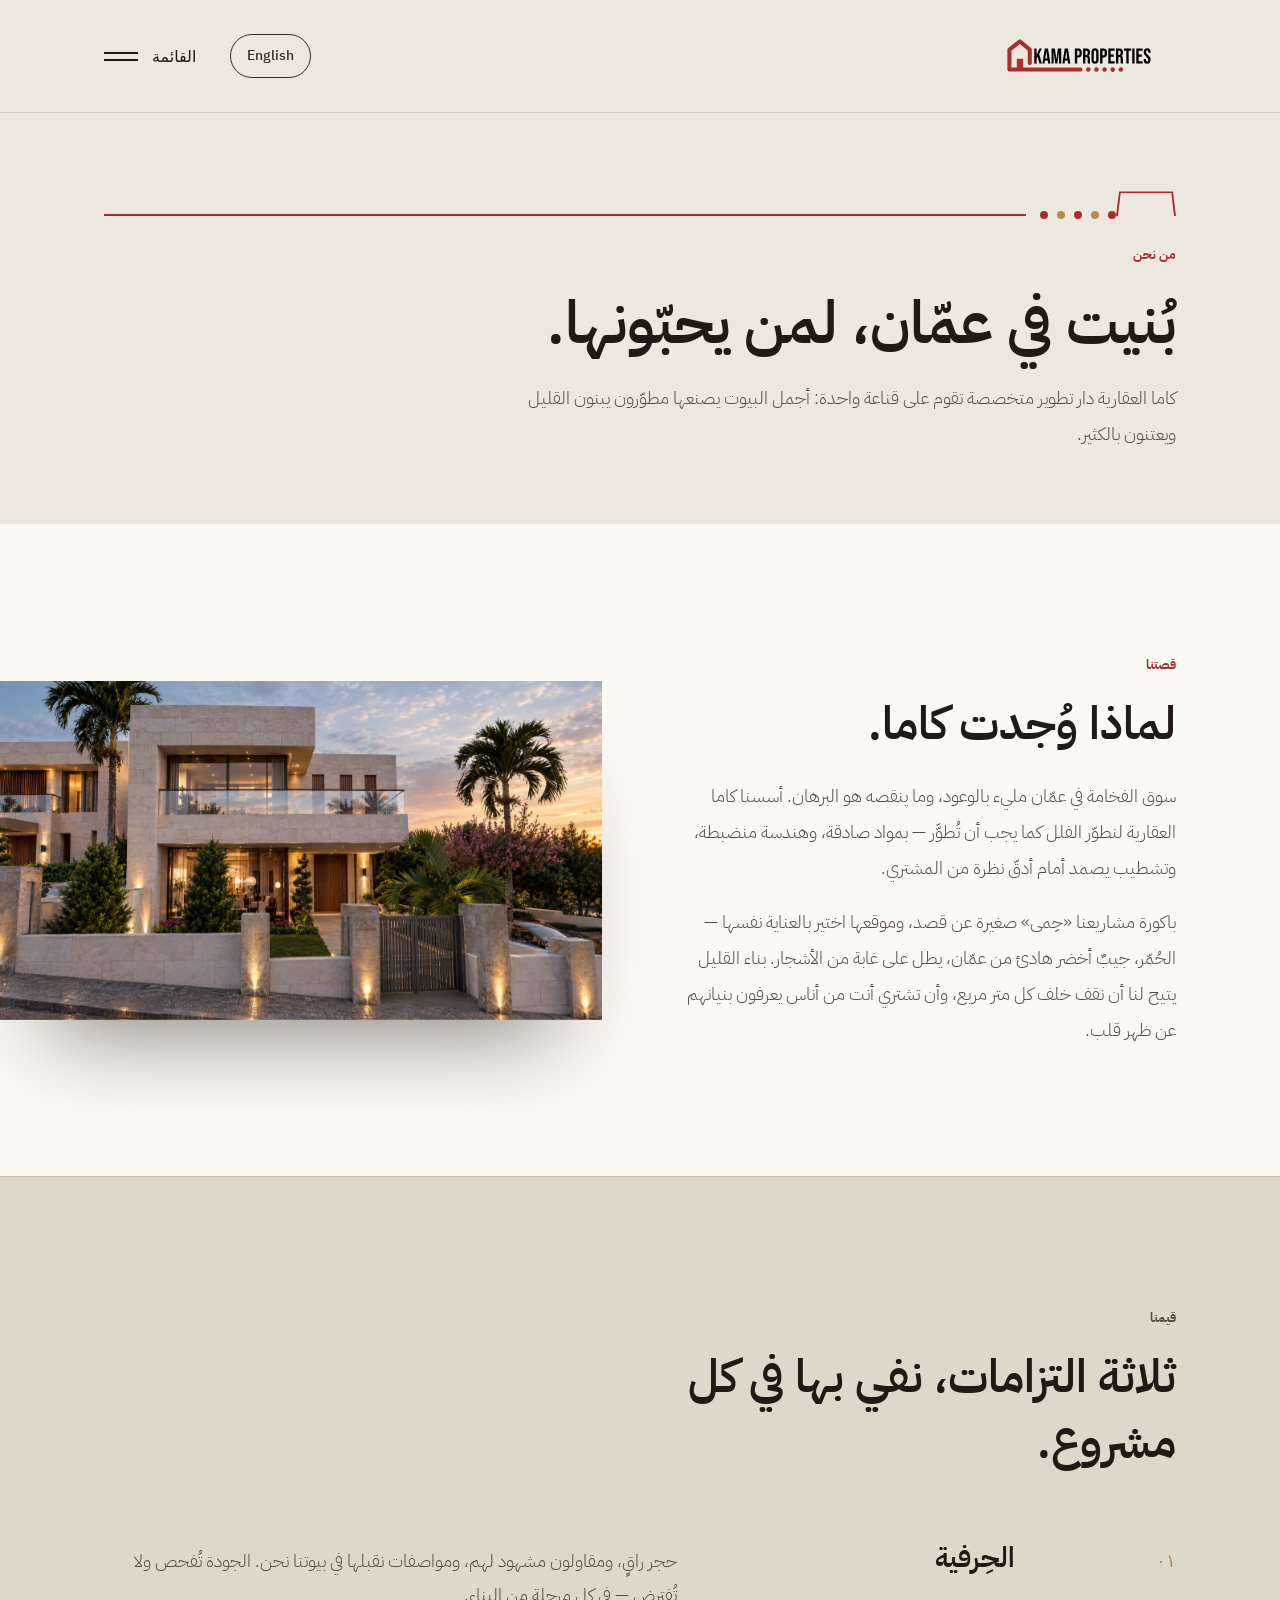
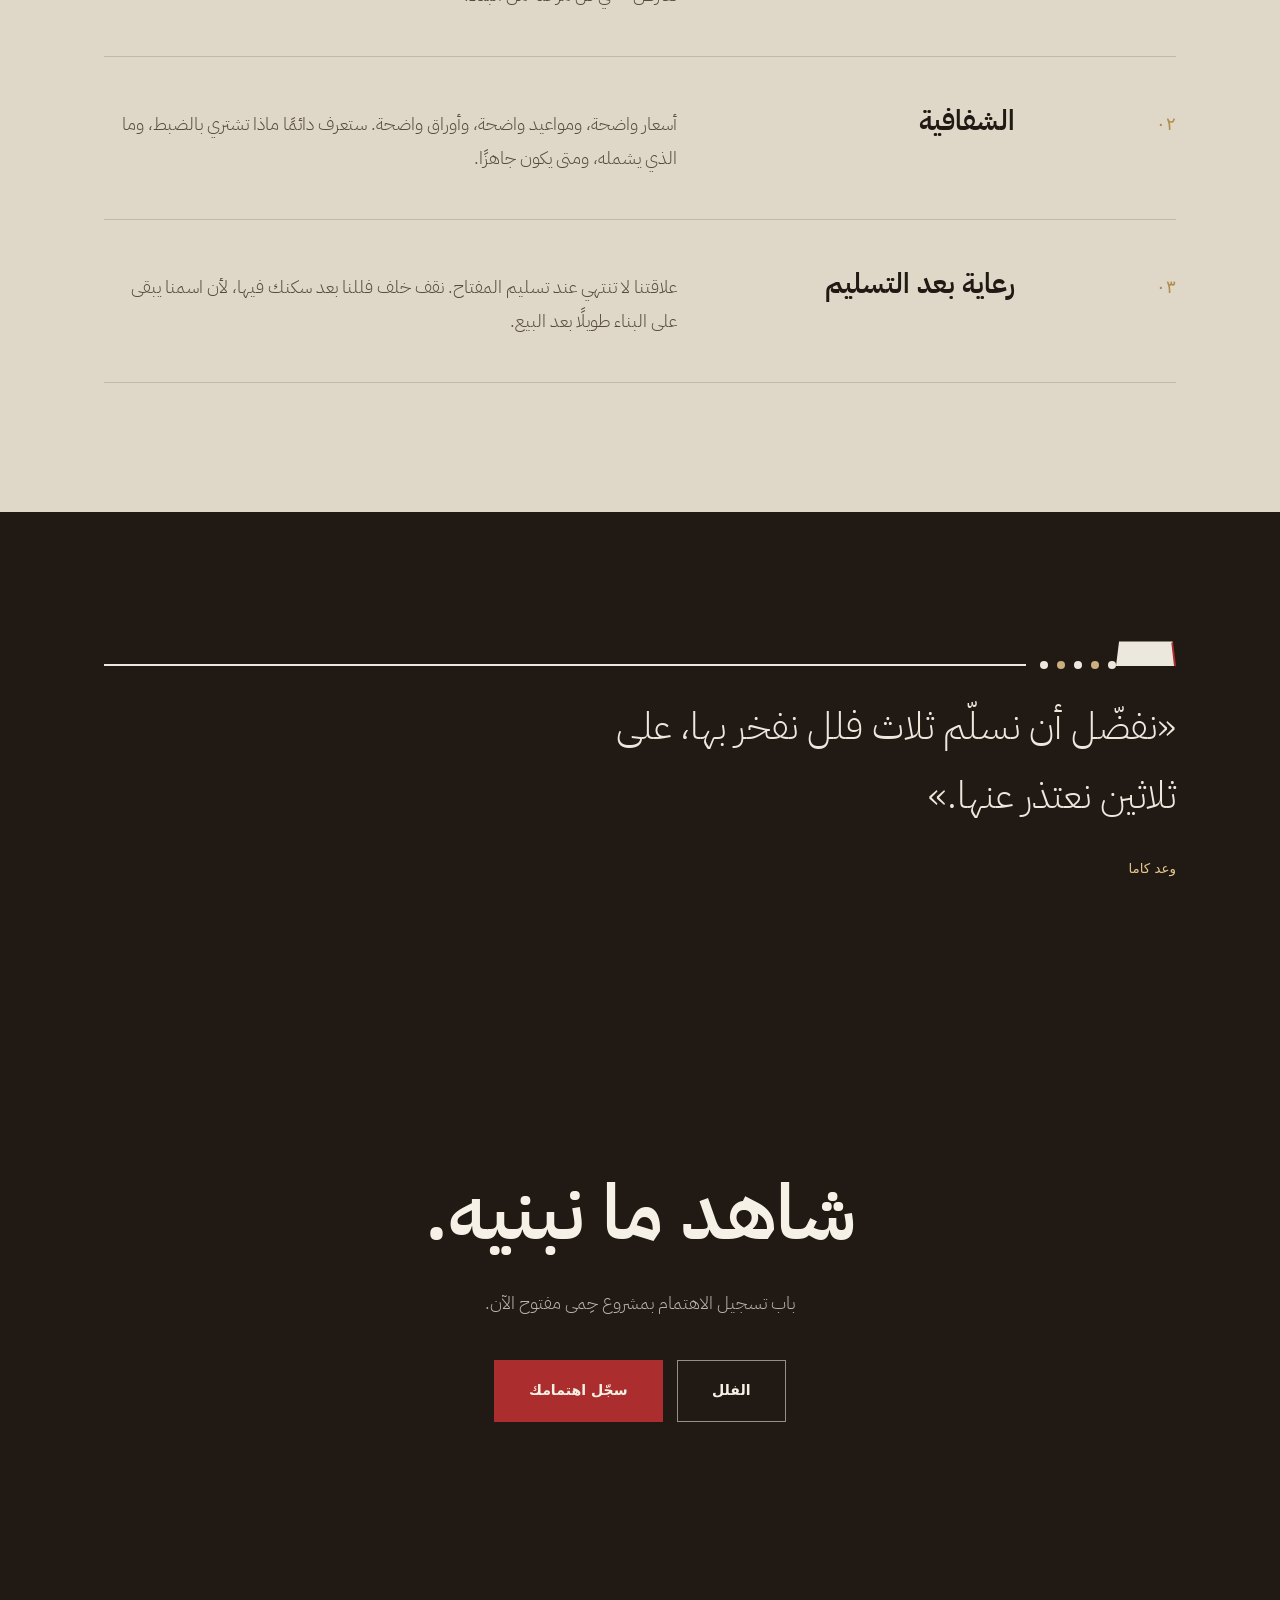
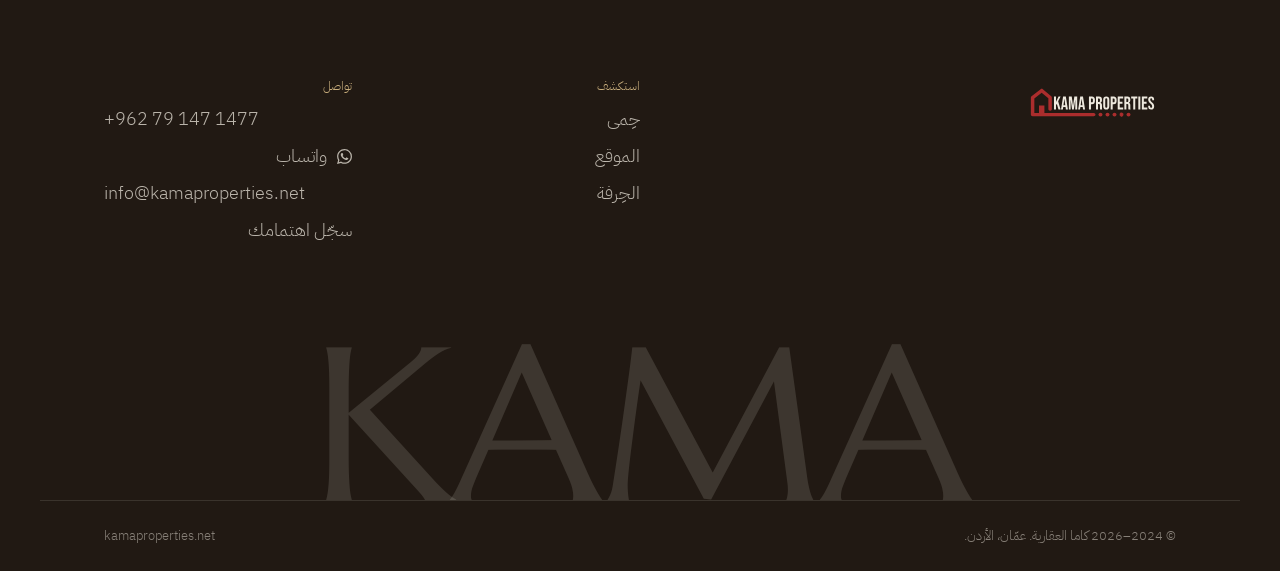
<file: about-ar.html>
<!DOCTYPE html>
<html lang="ar" dir="rtl">
<head>
<meta charset="UTF-8">
<meta name="viewport" content="width=device-width, initial-scale=1.0">
<title>من نحن — كاما العقارية | حِمى</title>
<meta name="description" content="كاما العقارية دار تطوير متخصصة في عمّان تقوم على الحرفية والشفافية والرعاية بعد التسليم.">
<link rel="canonical" href="https://kamaproperties.net/about-ar.html">
<link rel="alternate" hreflang="en" href="https://kamaproperties.net/about.html">
<link rel="alternate" hreflang="ar" href="https://kamaproperties.net/about-ar.html">
<link rel="alternate" hreflang="x-default" href="https://kamaproperties.net/about.html">
<link rel="preconnect" href="https://fonts.googleapis.com">
<link rel="preconnect" href="https://fonts.gstatic.com" crossorigin>
<link href="https://fonts.googleapis.com/css2?family=IBM+Plex+Sans+Arabic:wght@300;400;500;600&family=Marcellus&display=swap" rel="stylesheet">
<link rel="stylesheet" href="css/style-r6.css?v=3">
<link rel="stylesheet" href="css/v2-r13.css?v=6">
<link rel="icon" type="image/svg+xml" href="assets/logo-original.svg">
<script src="js/meta-pixel.js"></script>
</head>
<body class="v2 inner-page">
<a class="skip" href="#story">تجاوز إلى المحتوى</a>
<div class="loader" aria-hidden="true">
  <div class="dots"><i></i><i></i><i></i><i></i><i></i></div>
  <div class="word">KAMA</div>
</div>
<header class="site-header">
  <div class="wrap bar">
    <a class="brand" href="index-ar.html">
      <img class="logo-light" src="assets/logo-original-light.svg" alt="كاما العقارية">
      <img class="logo-dark" src="assets/logo-original.svg" alt="">
    </a>
    <div class="head-right">
      <a class="lang-toggle" href="about.html" lang="en">English</a>
      <button class="menu-btn" aria-expanded="false" aria-controls="overlay-menu">
        القائمة
        <span class="lines"><span></span><span></span></span>
      </button>
    </div>
  </div>
</header>
<div class="overlay-menu" id="overlay-menu">
  <div class="inner">
    <nav aria-label="القائمة الرئيسية">
      <a href="index-ar.html">الرئيسية</a>
      <a href="about-ar.html">من نحن</a>
      <a href="projects-ar.html">الفلل</a>
      <a href="contact-ar.html">اتصل بنا</a>
      <a href="index-ar.html#interest">سجّل اهتمامك</a>
    </nav>
    <div class="quick">
      <a href="tel:+962791471477" dir="ltr">+962 79 147 1477</a>
      <span class="dot" aria-hidden="true"></span>
      <a class="wa wa-only" href="https://wa.me/962791471477?text=%D9%85%D8%B1%D8%AD%D8%A8%D8%A7%D9%8B%D8%8C%20%D8%A7%D8%B7%D9%84%D8%B9%D8%AA%20%D8%B9%D9%84%D9%89%20%D9%85%D8%B4%D8%B1%D9%88%D8%B9%20%D8%AD%D9%90%D9%85%D9%89%20%D8%B9%D8%A8%D8%B1%20%D9%85%D9%88%D9%82%D8%B9%D9%83%D9%85%20%D9%88%D8%A3%D9%88%D8%AF%20%D9%85%D8%B9%D8%B1%D9%81%D8%A9%20%D8%A7%D9%84%D9%85%D8%B2%D9%8A%D8%AF." target="_blank" rel="noopener" aria-label="واتساب"><svg class="wa-glyph" viewBox="0 0 24 24" fill="currentColor" aria-hidden="true" focusable="false" width="18" height="18"><path d="M17.472 14.382c-.297-.149-1.758-.867-2.03-.967-.273-.099-.471-.148-.67.15-.197.297-.767.966-.94 1.164-.173.199-.347.223-.644.075-.297-.15-1.255-.463-2.39-1.475-.883-.788-1.48-1.761-1.653-2.059-.173-.297-.018-.458.13-.606.134-.133.298-.347.446-.52.149-.174.198-.298.298-.497.099-.198.05-.371-.025-.52-.075-.149-.669-1.612-.916-2.207-.242-.579-.487-.5-.669-.51-.173-.008-.371-.01-.57-.01-.198 0-.52.074-.792.372-.272.297-1.04 1.016-1.04 2.479 0 1.462 1.065 2.875 1.213 3.074.149.198 2.096 3.2 5.077 4.487.709.306 1.262.489 1.694.625.712.227 1.36.195 1.871.118.571-.085 1.758-.719 2.006-1.413.248-.694.248-1.289.173-1.413-.074-.124-.272-.198-.57-.347m-5.421 7.403h-.004a9.87 9.87 0 01-5.031-1.378l-.361-.214-3.741.982.998-3.648-.235-.374a9.86 9.86 0 01-1.51-5.26c.001-5.45 4.436-9.884 9.888-9.884 2.64 0 5.122 1.03 6.988 2.898a9.825 9.825 0 012.893 6.994c-.003 5.45-4.437 9.884-9.885 9.884m8.413-18.297A11.815 11.815 0 0012.05 0C5.495 0 .16 5.335.157 11.892c0 2.096.547 4.142 1.588 5.945L.057 24l6.305-1.654a11.882 11.882 0 005.683 1.448h.005c6.554 0 11.89-5.335 11.893-11.893a11.821 11.821 0 00-3.48-8.413"/></svg></a>
    </div>
    <div class="side">
      <span class="k">للاستفسار</span>
      <span dir="ltr">+962 79 147 1477</span><br>
      <a class="wa" href="https://wa.me/962791471477?text=%D9%85%D8%B1%D8%AD%D8%A8%D8%A7%D9%8B%D8%8C%20%D8%A7%D8%B7%D9%84%D8%B9%D8%AA%20%D8%B9%D9%84%D9%89%20%D9%85%D8%B4%D8%B1%D9%88%D8%B9%20%D8%AD%D9%90%D9%85%D9%89%20%D8%B9%D8%A8%D8%B1%20%D9%85%D9%88%D9%82%D8%B9%D9%83%D9%85%20%D9%88%D8%A3%D9%88%D8%AF%20%D9%85%D8%B9%D8%B1%D9%81%D8%A9%20%D8%A7%D9%84%D9%85%D8%B2%D9%8A%D8%AF." target="_blank" rel="noopener"><svg class="wa-glyph" viewBox="0 0 24 24" fill="currentColor" aria-hidden="true" focusable="false" width="15" height="15"><path d="M17.472 14.382c-.297-.149-1.758-.867-2.03-.967-.273-.099-.471-.148-.67.15-.197.297-.767.966-.94 1.164-.173.199-.347.223-.644.075-.297-.15-1.255-.463-2.39-1.475-.883-.788-1.48-1.761-1.653-2.059-.173-.297-.018-.458.13-.606.134-.133.298-.347.446-.52.149-.174.198-.298.298-.497.099-.198.05-.371-.025-.52-.075-.149-.669-1.612-.916-2.207-.242-.579-.487-.5-.669-.51-.173-.008-.371-.01-.57-.01-.198 0-.52.074-.792.372-.272.297-1.04 1.016-1.04 2.479 0 1.462 1.065 2.875 1.213 3.074.149.198 2.096 3.2 5.077 4.487.709.306 1.262.489 1.694.625.712.227 1.36.195 1.871.118.571-.085 1.758-.719 2.006-1.413.248-.694.248-1.289.173-1.413-.074-.124-.272-.198-.57-.347m-5.421 7.403h-.004a9.87 9.87 0 01-5.031-1.378l-.361-.214-3.741.982.998-3.648-.235-.374a9.86 9.86 0 01-1.51-5.26c.001-5.45 4.436-9.884 9.888-9.884 2.64 0 5.122 1.03 6.988 2.898a9.825 9.825 0 012.893 6.994c-.003 5.45-4.437 9.884-9.885 9.884m8.413-18.297A11.815 11.815 0 0012.05 0C5.495 0 .16 5.335.157 11.892c0 2.096.547 4.142 1.588 5.945L.057 24l6.305-1.654a11.882 11.882 0 005.683 1.448h.005c6.554 0 11.89-5.335 11.893-11.893a11.821 11.821 0 00-3.48-8.413"/></svg>واتساب</a><br>
      <span dir="ltr">info@kamaproperties.net</span><br>
      عمّان، الأردن<br><br>
      <span class="k">الدوام</span>
      الأحد – الخميس، 9:00 – 18:00
    </div>
  </div>
</div>
<section class="page-hero" style="padding-top:190px">
  <div class="wrap">
    <div class="elevation"><span class="dots"><i></i><i></i><i></i><i></i><i></i></span></div>
    <p class="kicker">من نحن</p>
    <h1>بُنيت في عمّان، لمن يحبّونها.</h1>
    <p class="lede">كاما العقارية دار تطوير متخصصة تقوم على قناعة واحدة: أجمل البيوت يصنعها مطوّرون يبنون القليل ويعتنون بالكثير.</p>
  </div>
</section>

<section class="section section--paper" id="story">
  <div class="wrap">
    <div class="split bleed-right">
      <div class="reveal">
        <p class="kicker">قصتنا</p>
        <h2>لماذا وُجدت كاما.</h2>
        <p class="lede" style="margin-bottom:18px">سوق الفخامة في عمّان مليء بالوعود، وما ينقصه هو البرهان. أسسنا كاما العقارية لنطوّر الفلل كما يجب أن تُطوَّر — بمواد صادقة، وهندسة منضبطة، وتشطيب يصمد أمام أدقّ نظرة من المشتري.</p>
        <p class="lede">باكورة مشاريعنا «حِمى» صغيرة عن قصد، وموقعها اختير بالعناية نفسها — الحُمّر، جيبٌ أخضر هادئ من عمّان، يطل على غابة من الأشجار. بناء القليل يتيح لنا أن نقف خلف كل متر مربع، وأن تشتري أنت من أناس يعرفون بنيانهم عن ظهر قلب.</p>
      </div>
      <div class="media reveal"><img src="assets/hima-villa-front.jpg" alt="واجهة إحدى فلل حِمى" style="object-position:50% 50%"></div>
    </div>
  </div>
</section>

<section class="section section--deep craft">
  <div class="wrap">
    <p class="kicker reveal">قيمنا</p>
    <h2 class="reveal" style="margin-bottom:20px">ثلاثة التزامات، نفي بها في كل مشروع.</h2>
    <div class="row reveal"><div class="no">٠١</div><h3>الحِرفية</h3><p>حجر راقٍ، ومقاولون مشهود لهم، ومواصفات نقبلها في بيوتنا نحن. الجودة تُفحص ولا تُفترض — في كل مرحلة من البناء.</p></div>
    <div class="row reveal"><div class="no">٠٢</div><h3>الشفافية</h3><p>أسعار واضحة، ومواعيد واضحة، وأوراق واضحة. ستعرف دائمًا ماذا تشتري بالضبط، وما الذي يشمله، ومتى يكون جاهزًا.</p></div>
    <div class="row reveal"><div class="no">٠٣</div><h3>رعاية بعد التسليم</h3><p>علاقتنا لا تنتهي عند تسليم المفتاح. نقف خلف فللنا بعد سكنك فيها، لأن اسمنا يبقى على البناء طويلًا بعد البيع.</p></div>
  </div>
</section>

<section class="section section--ink quote-band">
  <div class="wrap">
    <div class="elevation elevation--light reveal"><span class="dots"><i></i><i></i><i></i><i></i><i></i></span></div>
    <blockquote class="reveal">«نفضّل أن نسلّم ثلاث فلل نفخر بها، على ثلاثين نعتذر عنها.»</blockquote>
    <cite class="reveal">وعد كاما</cite>
  </div>
</section>

<section class="cta-panel">
  <h2 class="reveal">شاهد ما نبنيه.</h2>
  <p class="reveal">باب تسجيل الاهتمام بمشروع حِمى مفتوح الآن.</p>
  <div class="cta-row reveal" style="justify-content:center">
    <span class="magnetic"><a class="btn btn-ghost" href="projects-ar.html">الفلل</a></span>
    <span class="magnetic"><a class="btn btn-primary" href="index-ar.html#interest">سجّل اهتمامك</a></span>
  </div>
</section>

<footer class="footer-v2">
  <div class="grid">
    <div><img src="assets/logo-original-light.svg" alt="كاما العقارية" style="height:72px"></div>
    <div>
      <span class="k">استكشف</span>
      <a href="index-ar.html#hima">حِمى</a>
      <a href="index-ar.html#setting">الموقع</a>
      <a href="index-ar.html#craft">الحِرفة</a>
    </div>
    <div>
      <span class="k">تواصل</span>
      <a href="tel:+962791471477" dir="ltr">+962 79 147 1477</a>
      <a class="wa" href="https://wa.me/962791471477?text=%D9%85%D8%B1%D8%AD%D8%A8%D8%A7%D9%8B%D8%8C%20%D8%A7%D8%B7%D9%84%D8%B9%D8%AA%20%D8%B9%D9%84%D9%89%20%D9%85%D8%B4%D8%B1%D9%88%D8%B9%20%D8%AD%D9%90%D9%85%D9%89%20%D8%B9%D8%A8%D8%B1%20%D9%85%D9%88%D9%82%D8%B9%D9%83%D9%85%20%D9%88%D8%A3%D9%88%D8%AF%20%D9%85%D8%B9%D8%B1%D9%81%D8%A9%20%D8%A7%D9%84%D9%85%D8%B2%D9%8A%D8%AF." target="_blank" rel="noopener"><svg class="wa-glyph" viewBox="0 0 24 24" fill="currentColor" aria-hidden="true" focusable="false" width="15" height="15"><path d="M17.472 14.382c-.297-.149-1.758-.867-2.03-.967-.273-.099-.471-.148-.67.15-.197.297-.767.966-.94 1.164-.173.199-.347.223-.644.075-.297-.15-1.255-.463-2.39-1.475-.883-.788-1.48-1.761-1.653-2.059-.173-.297-.018-.458.13-.606.134-.133.298-.347.446-.52.149-.174.198-.298.298-.497.099-.198.05-.371-.025-.52-.075-.149-.669-1.612-.916-2.207-.242-.579-.487-.5-.669-.51-.173-.008-.371-.01-.57-.01-.198 0-.52.074-.792.372-.272.297-1.04 1.016-1.04 2.479 0 1.462 1.065 2.875 1.213 3.074.149.198 2.096 3.2 5.077 4.487.709.306 1.262.489 1.694.625.712.227 1.36.195 1.871.118.571-.085 1.758-.719 2.006-1.413.248-.694.248-1.289.173-1.413-.074-.124-.272-.198-.57-.347m-5.421 7.403h-.004a9.87 9.87 0 01-5.031-1.378l-.361-.214-3.741.982.998-3.648-.235-.374a9.86 9.86 0 01-1.51-5.26c.001-5.45 4.436-9.884 9.888-9.884 2.64 0 5.122 1.03 6.988 2.898a9.825 9.825 0 012.893 6.994c-.003 5.45-4.437 9.884-9.885 9.884m8.413-18.297A11.815 11.815 0 0012.05 0C5.495 0 .16 5.335.157 11.892c0 2.096.547 4.142 1.588 5.945L.057 24l6.305-1.654a11.882 11.882 0 005.683 1.448h.005c6.554 0 11.89-5.335 11.893-11.893a11.821 11.821 0 00-3.48-8.413"/></svg>واتساب</a>
      <a href="mailto:info@kamaproperties.net" dir="ltr">info@kamaproperties.net</a>
      <a href="index-ar.html#interest">سجّل اهتمامك</a>
    </div>
  </div>
  <div class="giant" aria-hidden="true">KAMA</div>
  <div class="base">
    <span>© 2024–<span class="yr">2026</span> كاما العقارية. عمّان، الأردن.</span>
    <span>kamaproperties.net</span>
  </div>
</footer>
<script src="js/v2-r6.js"></script>
<script>document.querySelectorAll(".yr").forEach(function(e){e.textContent=new Date().getFullYear()})</script>
</body>
</html>
</file>
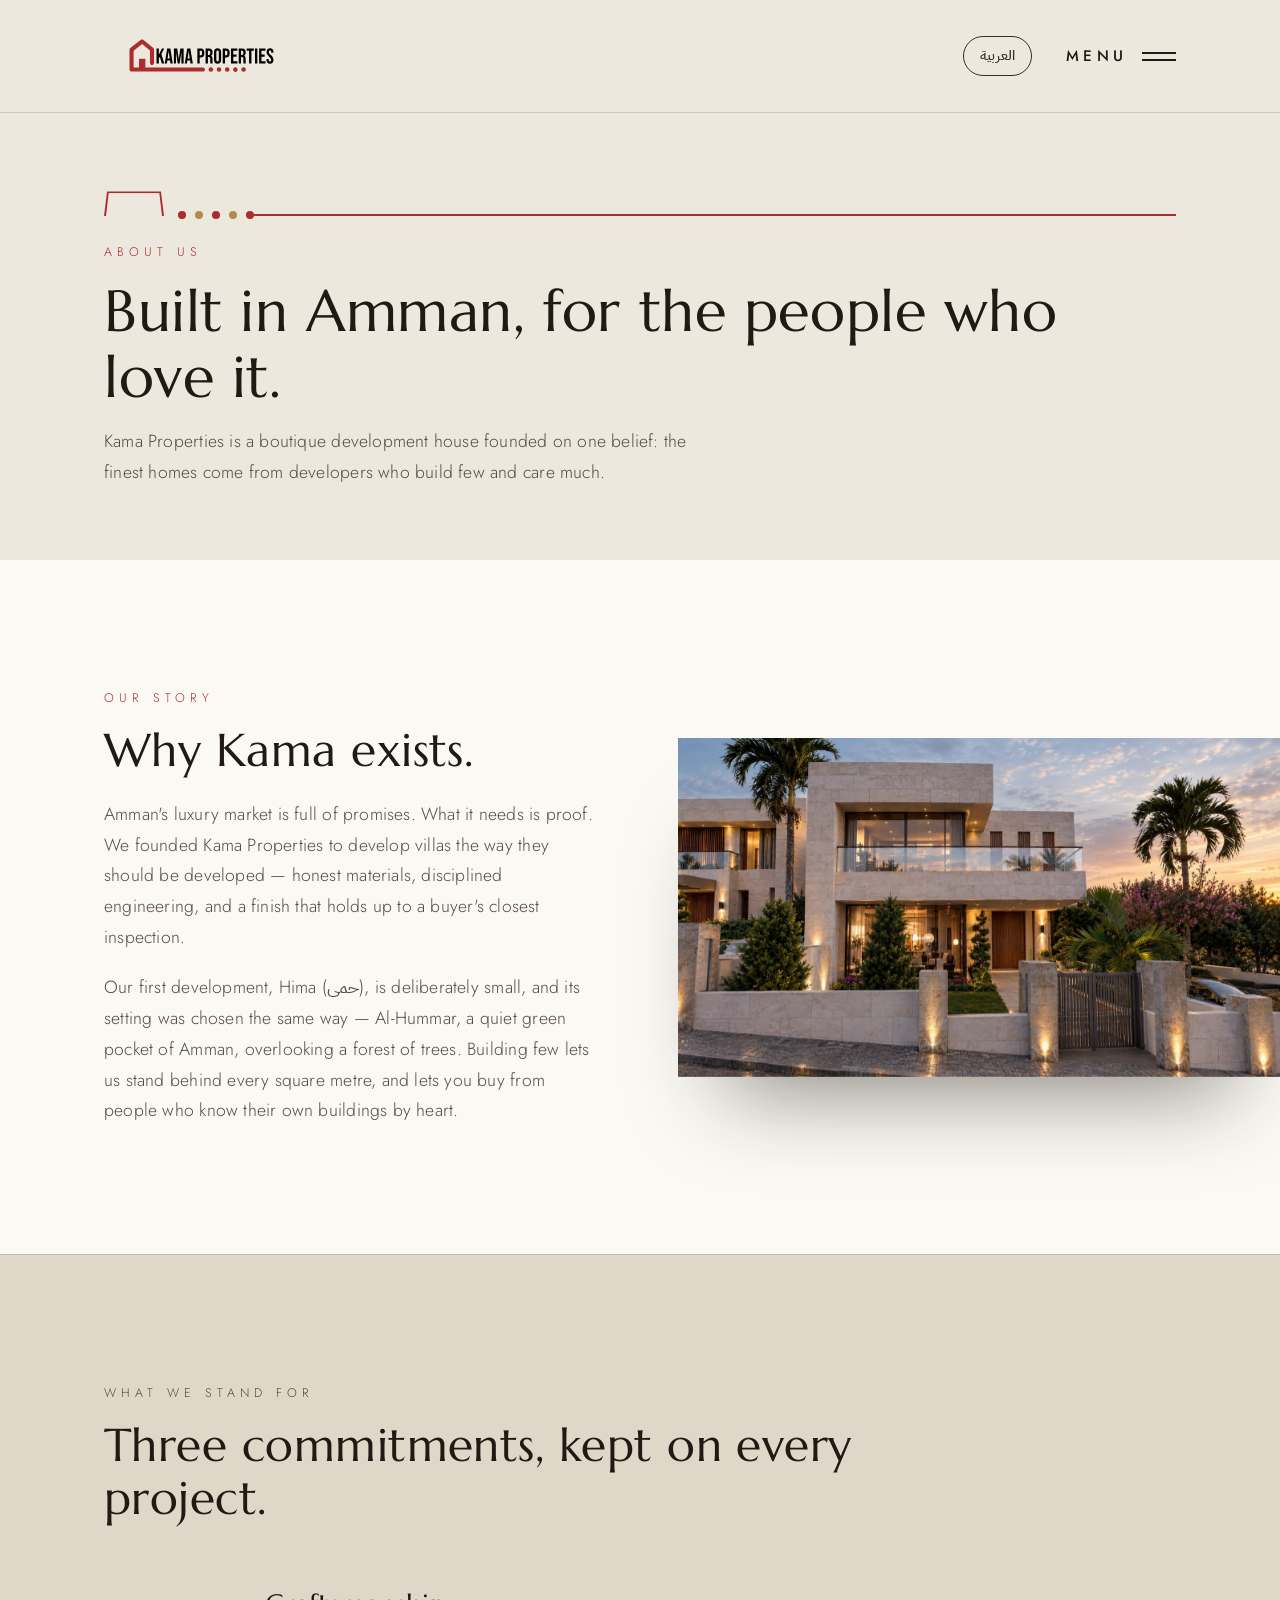
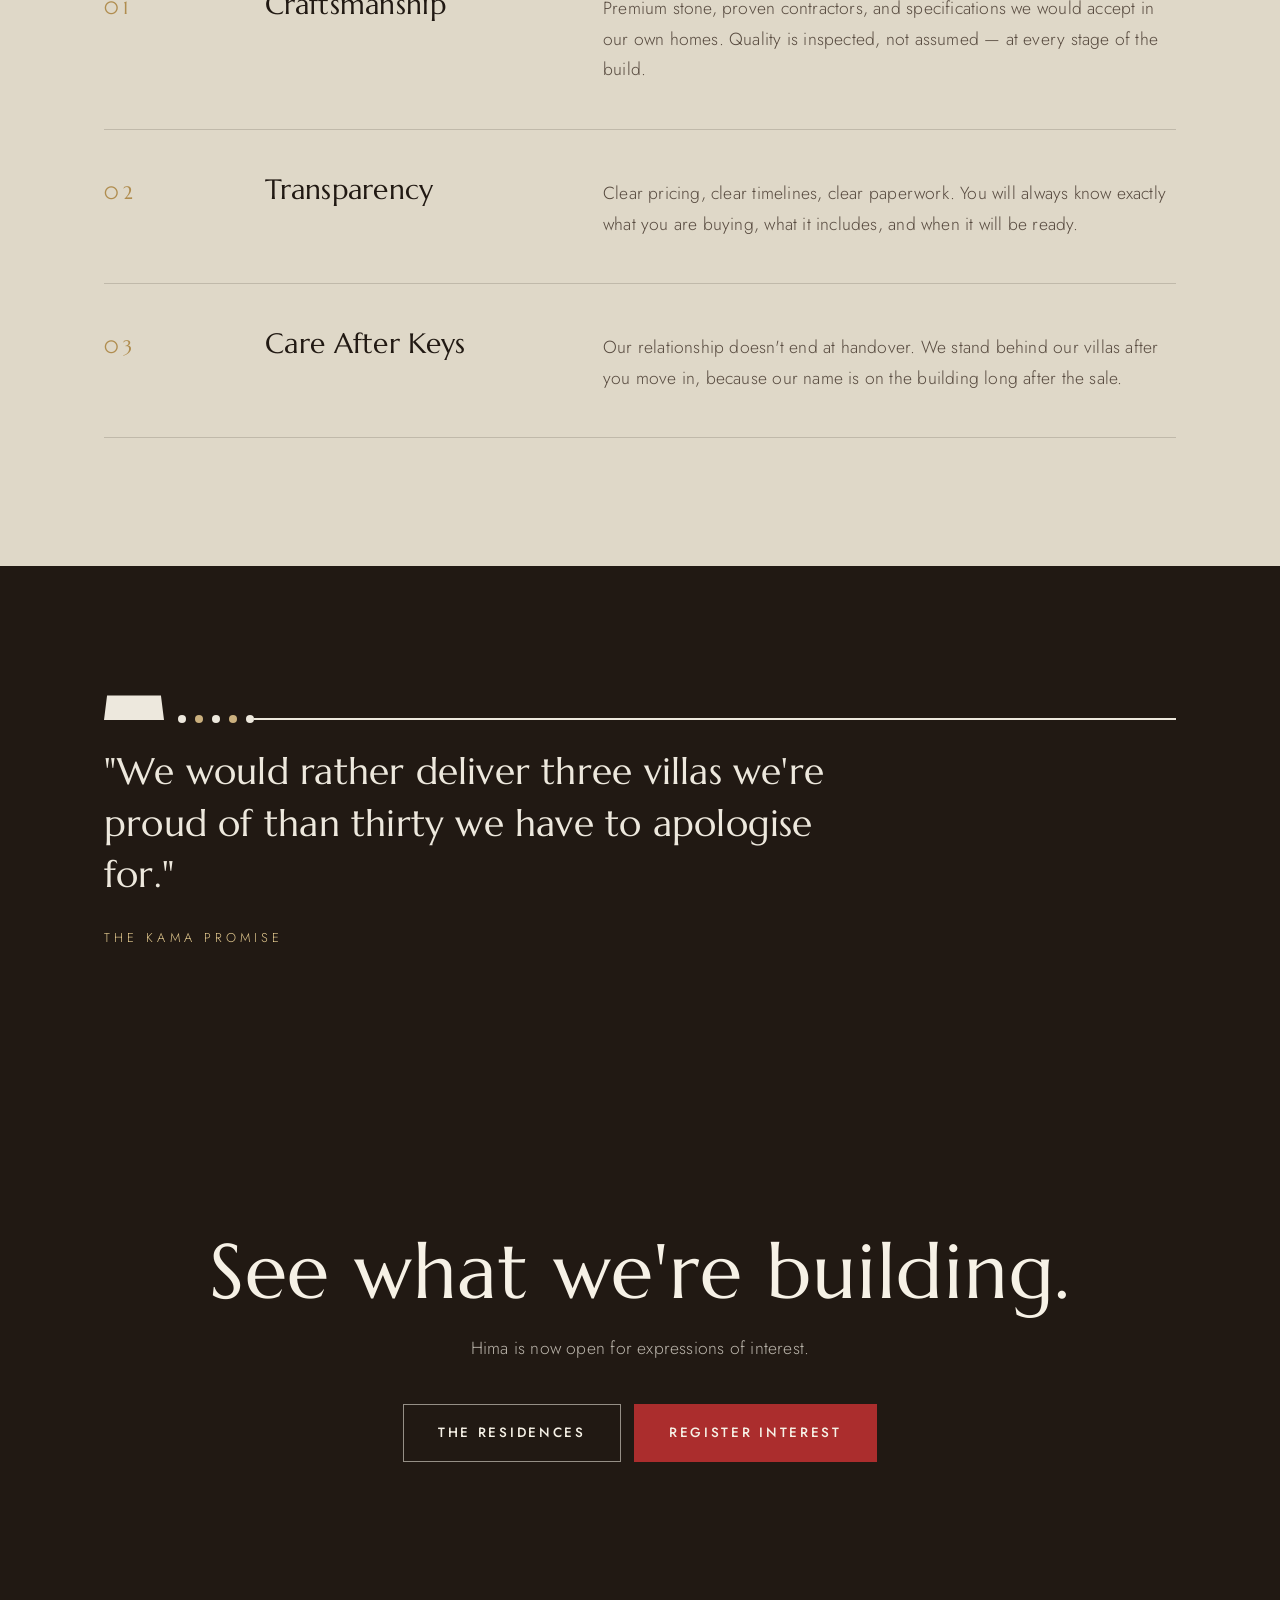
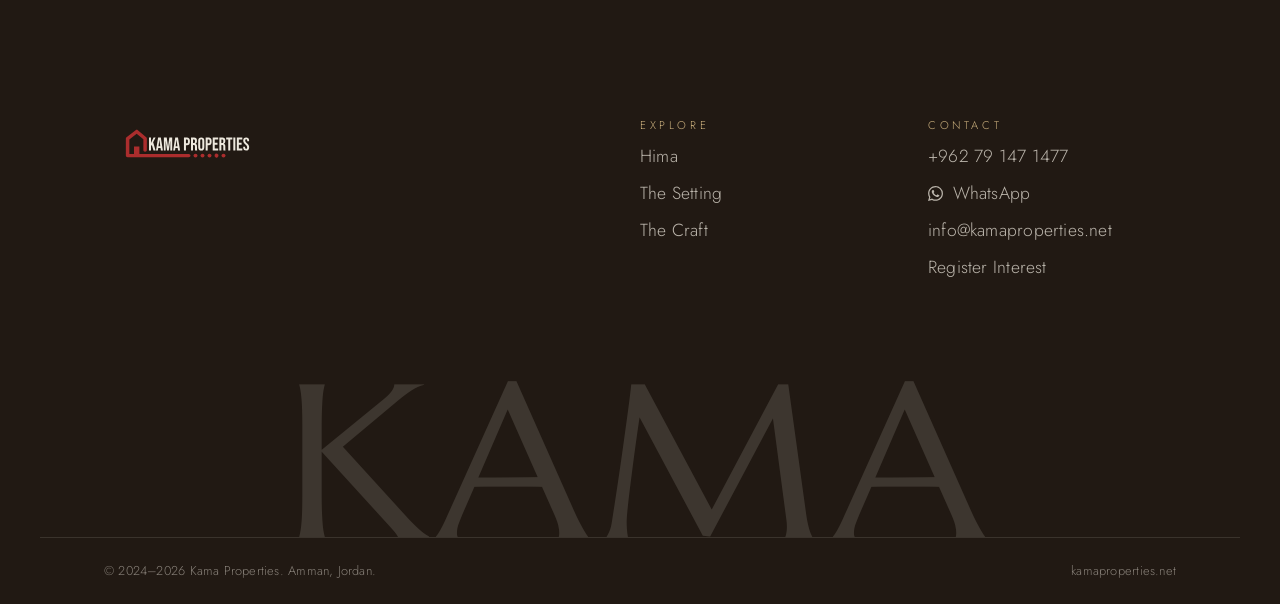
<file: about.html>
<!DOCTYPE html>
<html lang="en">
<head>
<meta charset="UTF-8">
<meta name="viewport" content="width=device-width, initial-scale=1.0">
<title>About Us — Kama Properties | Hima حمى</title>
<meta name="description" content="Kama Properties is a boutique developer in Amman, built on craftsmanship, transparency, and care after keys.">
<link rel="canonical" href="https://kamaproperties.net/about.html">
<link rel="alternate" hreflang="en" href="https://kamaproperties.net/about.html">
<link rel="alternate" hreflang="ar" href="https://kamaproperties.net/about-ar.html">
<link rel="alternate" hreflang="x-default" href="https://kamaproperties.net/about.html">
<link rel="preconnect" href="https://fonts.googleapis.com">
<link rel="preconnect" href="https://fonts.gstatic.com" crossorigin>
<link href="https://fonts.googleapis.com/css2?family=Marcellus&family=Jost:ital,wght@0,300;0,400;0,500;1,300&family=IBM+Plex+Sans+Arabic:wght@400;500;600&display=swap" rel="stylesheet">
<link rel="stylesheet" href="css/style-r6.css?v=3">
<link rel="stylesheet" href="css/v2-r13.css?v=6">
<link rel="icon" type="image/svg+xml" href="assets/logo-original.svg">
<script src="js/meta-pixel.js"></script>
</head>
<body class="v2 inner-page">
<a class="skip" href="#story">Skip to content</a>
<div class="loader" aria-hidden="true">
  <div class="dots"><i></i><i></i><i></i><i></i><i></i></div>
  <div class="word">KAMA</div>
</div>
<header class="site-header">
  <div class="wrap bar">
    <a class="brand" href="index.html">
      <img class="logo-light" src="assets/logo-original-light.svg" alt="Kama Properties">
      <img class="logo-dark" src="assets/logo-original.svg" alt="">
    </a>
    <div class="head-right">
      <a class="lang-toggle" href="about-ar.html" lang="ar">العربية</a>
      <button class="menu-btn" aria-expanded="false" aria-controls="overlay-menu">
        Menu
        <span class="lines"><span></span><span></span></span>
      </button>
    </div>
  </div>
</header>
<div class="overlay-menu" id="overlay-menu">
  <div class="inner">
    <nav aria-label="Main">
      <a href="index.html">Home</a>
      <a href="about.html">About Us</a>
      <a href="projects.html">The Residences</a>
      <a href="contact.html">Contact</a>
      <a href="index.html#interest">Register Interest</a>
    </nav>
    <div class="quick">
      <a href="tel:+962791471477" dir="ltr">+962 79 147 1477</a>
      <span class="dot" aria-hidden="true"></span>
      <a class="wa wa-only" href="https://wa.me/962791471477?text=Hello%2C%20I%20saw%20Hima%20on%20your%20website%20and%20would%20like%20to%20know%20more." target="_blank" rel="noopener" aria-label="WhatsApp"><svg class="wa-glyph" viewBox="0 0 24 24" fill="currentColor" aria-hidden="true" focusable="false" width="18" height="18"><path d="M17.472 14.382c-.297-.149-1.758-.867-2.03-.967-.273-.099-.471-.148-.67.15-.197.297-.767.966-.94 1.164-.173.199-.347.223-.644.075-.297-.15-1.255-.463-2.39-1.475-.883-.788-1.48-1.761-1.653-2.059-.173-.297-.018-.458.13-.606.134-.133.298-.347.446-.52.149-.174.198-.298.298-.497.099-.198.05-.371-.025-.52-.075-.149-.669-1.612-.916-2.207-.242-.579-.487-.5-.669-.51-.173-.008-.371-.01-.57-.01-.198 0-.52.074-.792.372-.272.297-1.04 1.016-1.04 2.479 0 1.462 1.065 2.875 1.213 3.074.149.198 2.096 3.2 5.077 4.487.709.306 1.262.489 1.694.625.712.227 1.36.195 1.871.118.571-.085 1.758-.719 2.006-1.413.248-.694.248-1.289.173-1.413-.074-.124-.272-.198-.57-.347m-5.421 7.403h-.004a9.87 9.87 0 01-5.031-1.378l-.361-.214-3.741.982.998-3.648-.235-.374a9.86 9.86 0 01-1.51-5.26c.001-5.45 4.436-9.884 9.888-9.884 2.64 0 5.122 1.03 6.988 2.898a9.825 9.825 0 012.893 6.994c-.003 5.45-4.437 9.884-9.885 9.884m8.413-18.297A11.815 11.815 0 0012.05 0C5.495 0 .16 5.335.157 11.892c0 2.096.547 4.142 1.588 5.945L.057 24l6.305-1.654a11.882 11.882 0 005.683 1.448h.005c6.554 0 11.89-5.335 11.893-11.893a11.821 11.821 0 00-3.48-8.413"/></svg></a>
    </div>
    <div class="side">
      <span class="k">Enquiries</span>
      <span dir="ltr">+962 79 147 1477</span><br>
      <a class="wa" href="https://wa.me/962791471477?text=Hello%2C%20I%20saw%20Hima%20on%20your%20website%20and%20would%20like%20to%20know%20more." target="_blank" rel="noopener"><svg class="wa-glyph" viewBox="0 0 24 24" fill="currentColor" aria-hidden="true" focusable="false" width="15" height="15"><path d="M17.472 14.382c-.297-.149-1.758-.867-2.03-.967-.273-.099-.471-.148-.67.15-.197.297-.767.966-.94 1.164-.173.199-.347.223-.644.075-.297-.15-1.255-.463-2.39-1.475-.883-.788-1.48-1.761-1.653-2.059-.173-.297-.018-.458.13-.606.134-.133.298-.347.446-.52.149-.174.198-.298.298-.497.099-.198.05-.371-.025-.52-.075-.149-.669-1.612-.916-2.207-.242-.579-.487-.5-.669-.51-.173-.008-.371-.01-.57-.01-.198 0-.52.074-.792.372-.272.297-1.04 1.016-1.04 2.479 0 1.462 1.065 2.875 1.213 3.074.149.198 2.096 3.2 5.077 4.487.709.306 1.262.489 1.694.625.712.227 1.36.195 1.871.118.571-.085 1.758-.719 2.006-1.413.248-.694.248-1.289.173-1.413-.074-.124-.272-.198-.57-.347m-5.421 7.403h-.004a9.87 9.87 0 01-5.031-1.378l-.361-.214-3.741.982.998-3.648-.235-.374a9.86 9.86 0 01-1.51-5.26c.001-5.45 4.436-9.884 9.888-9.884 2.64 0 5.122 1.03 6.988 2.898a9.825 9.825 0 012.893 6.994c-.003 5.45-4.437 9.884-9.885 9.884m8.413-18.297A11.815 11.815 0 0012.05 0C5.495 0 .16 5.335.157 11.892c0 2.096.547 4.142 1.588 5.945L.057 24l6.305-1.654a11.882 11.882 0 005.683 1.448h.005c6.554 0 11.89-5.335 11.893-11.893a11.821 11.821 0 00-3.48-8.413"/></svg>WhatsApp</a><br>
      info@kamaproperties.net<br>
      Amman, Jordan<br><br>
      <span class="k">Hours</span>
      Sunday – Thursday, 9:00 – 18:00
    </div>
  </div>
</div>
<section class="page-hero" style="padding-top:190px">
  <div class="wrap">
    <div class="elevation"><span class="dots"><i></i><i></i><i></i><i></i><i></i></span></div>
    <p class="kicker">About Us</p>
    <h1>Built in Amman, for the people who love it.</h1>
    <p class="lede">Kama Properties is a boutique development house founded on one belief: the finest homes come from developers who build few and care much.</p>
  </div>
</section>

<section class="section section--paper" id="story">
  <div class="wrap">
    <div class="split bleed-right">
      <div class="reveal">
        <p class="kicker">Our Story</p>
        <h2>Why Kama exists.</h2>
        <p class="lede" style="margin-bottom:18px">Amman's luxury market is full of promises. What it needs is proof. We founded Kama Properties to develop villas the way they should be developed — honest materials, disciplined engineering, and a finish that holds up to a buyer's closest inspection.</p>
        <p class="lede">Our first development, Hima (<span lang="ar">حمى</span>), is deliberately small, and its setting was chosen the same way — Al-Hummar, a quiet green pocket of Amman, overlooking a forest of trees. Building few lets us stand behind every square metre, and lets you buy from people who know their own buildings by heart.</p>
      </div>
      <div class="media reveal"><img src="assets/hima-villa-front.jpg" alt="The front of a Hima villa" style="object-position:50% 50%"></div>
    </div>
  </div>
</section>

<section class="section section--deep craft">
  <div class="wrap">
    <p class="kicker reveal">What We Stand For</p>
    <h2 class="reveal" style="margin-bottom:20px">Three commitments, kept on every project.</h2>
    <div class="row reveal"><div class="no">01</div><h3>Craftsmanship</h3><p>Premium stone, proven contractors, and specifications we would accept in our own homes. Quality is inspected, not assumed — at every stage of the build.</p></div>
    <div class="row reveal"><div class="no">02</div><h3>Transparency</h3><p>Clear pricing, clear timelines, clear paperwork. You will always know exactly what you are buying, what it includes, and when it will be ready.</p></div>
    <div class="row reveal"><div class="no">03</div><h3>Care After Keys</h3><p>Our relationship doesn't end at handover. We stand behind our villas after you move in, because our name is on the building long after the sale.</p></div>
  </div>
</section>

<section class="section section--ink quote-band">
  <div class="wrap">
    <div class="elevation elevation--light reveal"><span class="dots"><i></i><i></i><i></i><i></i><i></i></span></div>
    <blockquote class="reveal">"We would rather deliver three villas we're proud of than thirty we have to apologise for."</blockquote>
    <cite class="reveal">The Kama Promise</cite>
  </div>
</section>

<section class="cta-panel">
  <h2 class="reveal">See what we're building.</h2>
  <p class="reveal">Hima is now open for expressions of interest.</p>
  <div class="cta-row reveal" style="justify-content:center">
    <span class="magnetic"><a class="btn btn-ghost" href="projects.html">The Residences</a></span>
    <span class="magnetic"><a class="btn btn-primary" href="index.html#interest">Register Interest</a></span>
  </div>
</section>

<footer class="footer-v2">
  <div class="grid">
    <div>
      <img src="assets/logo-original-light.svg" alt="Kama Properties" style="height:72px">
    </div>
    <div>
      <span class="k">Explore</span>
      <a href="index.html#hima">Hima</a>
      <a href="index.html#setting">The Setting</a>
      <a href="index.html#craft">The Craft</a>
    </div>
    <div>
      <span class="k">Contact</span>
      <a href="tel:+962791471477" dir="ltr">+962 79 147 1477</a>
      <a class="wa" href="https://wa.me/962791471477?text=Hello%2C%20I%20saw%20Hima%20on%20your%20website%20and%20would%20like%20to%20know%20more." target="_blank" rel="noopener"><svg class="wa-glyph" viewBox="0 0 24 24" fill="currentColor" aria-hidden="true" focusable="false" width="15" height="15"><path d="M17.472 14.382c-.297-.149-1.758-.867-2.03-.967-.273-.099-.471-.148-.67.15-.197.297-.767.966-.94 1.164-.173.199-.347.223-.644.075-.297-.15-1.255-.463-2.39-1.475-.883-.788-1.48-1.761-1.653-2.059-.173-.297-.018-.458.13-.606.134-.133.298-.347.446-.52.149-.174.198-.298.298-.497.099-.198.05-.371-.025-.52-.075-.149-.669-1.612-.916-2.207-.242-.579-.487-.5-.669-.51-.173-.008-.371-.01-.57-.01-.198 0-.52.074-.792.372-.272.297-1.04 1.016-1.04 2.479 0 1.462 1.065 2.875 1.213 3.074.149.198 2.096 3.2 5.077 4.487.709.306 1.262.489 1.694.625.712.227 1.36.195 1.871.118.571-.085 1.758-.719 2.006-1.413.248-.694.248-1.289.173-1.413-.074-.124-.272-.198-.57-.347m-5.421 7.403h-.004a9.87 9.87 0 01-5.031-1.378l-.361-.214-3.741.982.998-3.648-.235-.374a9.86 9.86 0 01-1.51-5.26c.001-5.45 4.436-9.884 9.888-9.884 2.64 0 5.122 1.03 6.988 2.898a9.825 9.825 0 012.893 6.994c-.003 5.45-4.437 9.884-9.885 9.884m8.413-18.297A11.815 11.815 0 0012.05 0C5.495 0 .16 5.335.157 11.892c0 2.096.547 4.142 1.588 5.945L.057 24l6.305-1.654a11.882 11.882 0 005.683 1.448h.005c6.554 0 11.89-5.335 11.893-11.893a11.821 11.821 0 00-3.48-8.413"/></svg>WhatsApp</a>
      <a href="mailto:info@kamaproperties.net">info@kamaproperties.net</a>
      <a href="index.html#interest">Register Interest</a>
    </div>
  </div>
  <div class="giant" aria-hidden="true">KAMA</div>
  <div class="base">
    <span>© 2024–<span class="yr">2026</span> Kama Properties. Amman, Jordan.</span>
    <span>kamaproperties.net</span>
  </div>
</footer>
<script src="js/v2-r6.js"></script>
<script>document.querySelectorAll(".yr").forEach(function(e){e.textContent=new Date().getFullYear()})</script>
</body>
</html>
</file>
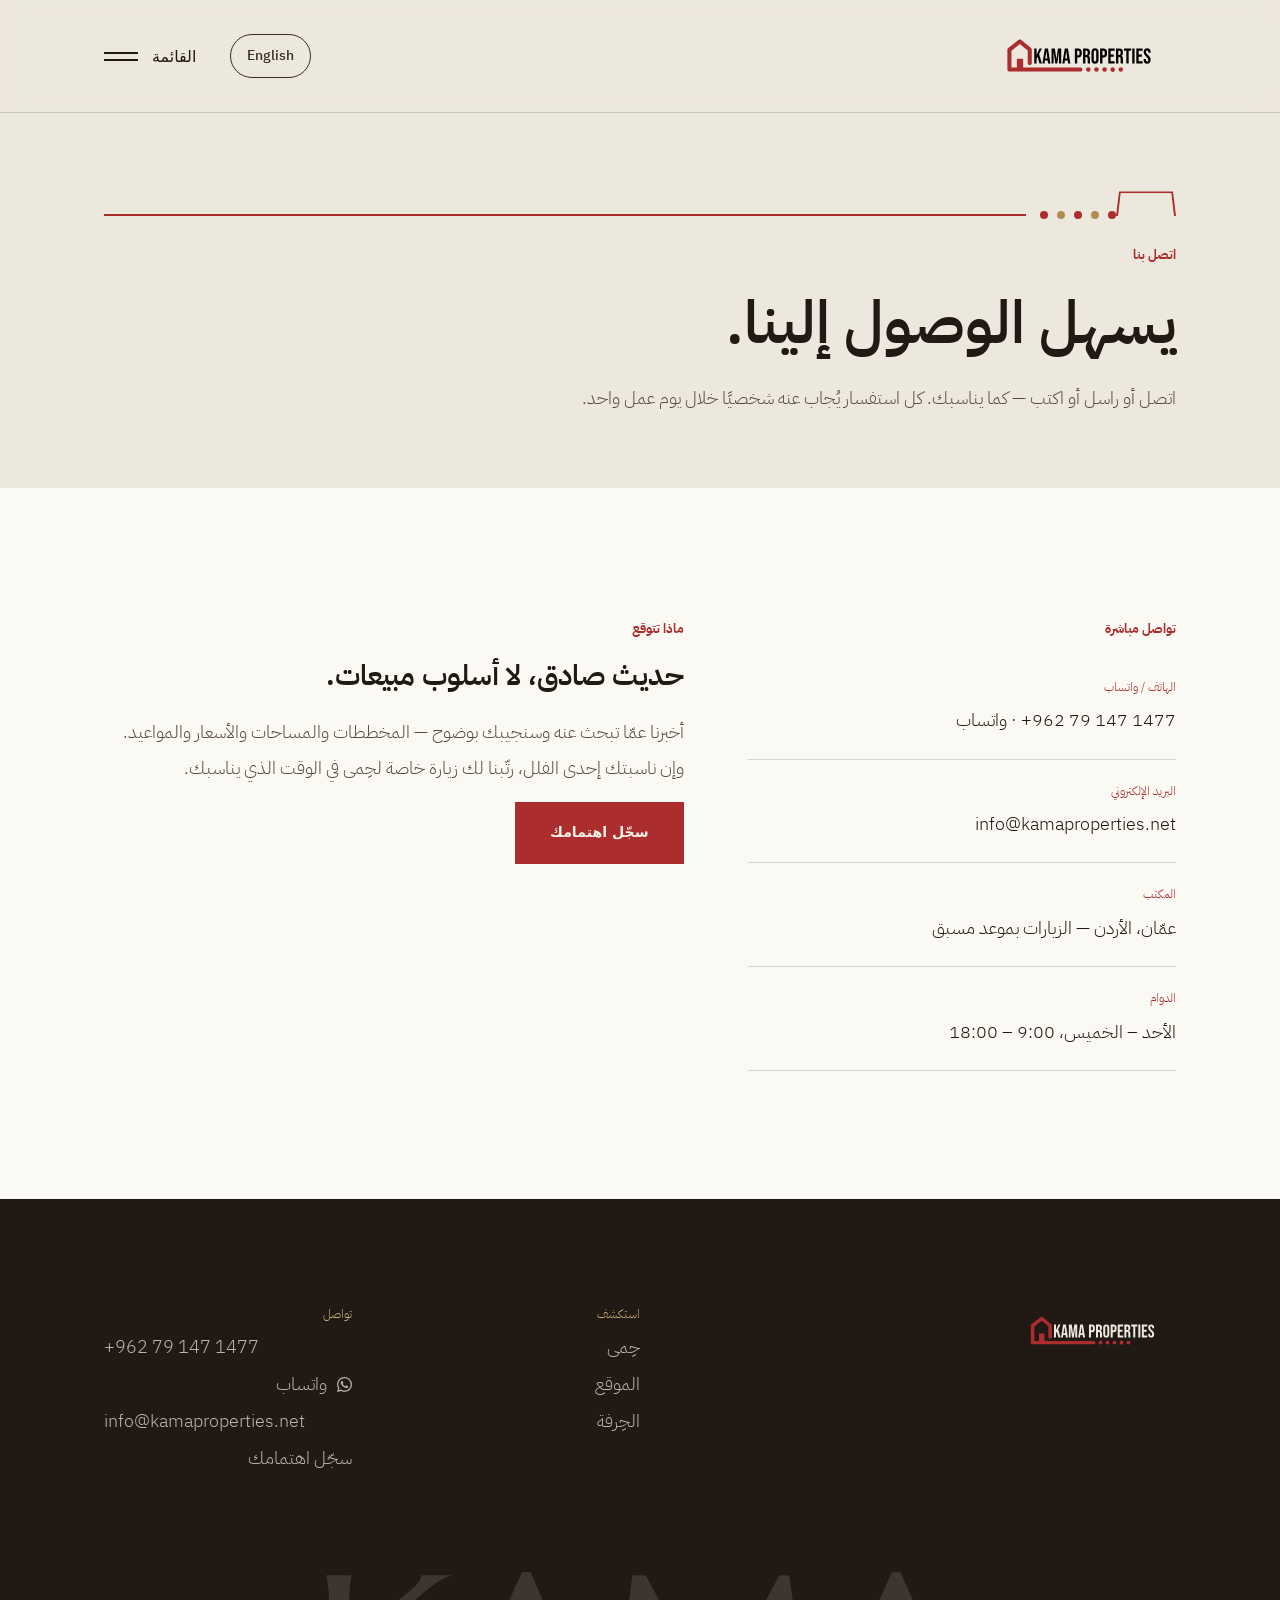
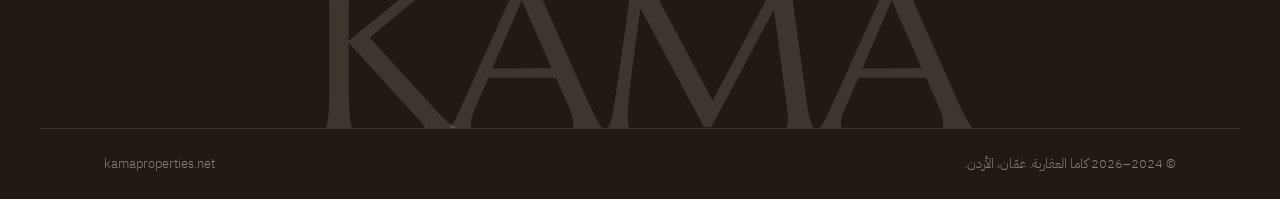
<file: contact-ar.html>
<!DOCTYPE html>
<html lang="ar" dir="rtl">
<head>
<meta charset="UTF-8">
<meta name="viewport" content="width=device-width, initial-scale=1.0">
<title>اتصل بنا — كاما العقارية | حِمى</title>
<meta name="description" content="طرق التواصل مع كاما العقارية في عمّان — هاتف وواتساب وبريد إلكتروني وساعات الدوام.">
<link rel="canonical" href="https://kamaproperties.net/contact-ar.html">
<link rel="alternate" hreflang="en" href="https://kamaproperties.net/contact.html">
<link rel="alternate" hreflang="ar" href="https://kamaproperties.net/contact-ar.html">
<link rel="alternate" hreflang="x-default" href="https://kamaproperties.net/contact.html">
<link rel="preconnect" href="https://fonts.googleapis.com">
<link rel="preconnect" href="https://fonts.gstatic.com" crossorigin>
<link href="https://fonts.googleapis.com/css2?family=IBM+Plex+Sans+Arabic:wght@300;400;500;600&family=Marcellus&display=swap" rel="stylesheet">
<link rel="stylesheet" href="css/style-r6.css?v=3">
<link rel="stylesheet" href="css/v2-r13.css?v=6">
<link rel="icon" type="image/svg+xml" href="assets/logo-original.svg">
<script src="js/meta-pixel.js"></script>
</head>
<body class="v2 inner-page">
<a class="skip" href="#reach">تجاوز إلى المحتوى</a>
<div class="loader" aria-hidden="true">
  <div class="dots"><i></i><i></i><i></i><i></i><i></i></div>
  <div class="word">KAMA</div>
</div>
<header class="site-header">
  <div class="wrap bar">
    <a class="brand" href="index-ar.html">
      <img class="logo-light" src="assets/logo-original-light.svg" alt="كاما العقارية">
      <img class="logo-dark" src="assets/logo-original.svg" alt="">
    </a>
    <div class="head-right">
      <a class="lang-toggle" href="contact.html" lang="en">English</a>
      <button class="menu-btn" aria-expanded="false" aria-controls="overlay-menu">
        القائمة
        <span class="lines"><span></span><span></span></span>
      </button>
    </div>
  </div>
</header>
<div class="overlay-menu" id="overlay-menu">
  <div class="inner">
    <nav aria-label="القائمة الرئيسية">
      <a href="index-ar.html">الرئيسية</a>
      <a href="about-ar.html">من نحن</a>
      <a href="projects-ar.html">الفلل</a>
      <a href="contact-ar.html">اتصل بنا</a>
      <a href="index-ar.html#interest">سجّل اهتمامك</a>
    </nav>
    <div class="quick">
      <a href="tel:+962791471477" dir="ltr">+962 79 147 1477</a>
      <span class="dot" aria-hidden="true"></span>
      <a class="wa wa-only" href="https://wa.me/962791471477?text=%D9%85%D8%B1%D8%AD%D8%A8%D8%A7%D9%8B%D8%8C%20%D8%A7%D8%B7%D9%84%D8%B9%D8%AA%20%D8%B9%D9%84%D9%89%20%D9%85%D8%B4%D8%B1%D9%88%D8%B9%20%D8%AD%D9%90%D9%85%D9%89%20%D8%B9%D8%A8%D8%B1%20%D9%85%D9%88%D9%82%D8%B9%D9%83%D9%85%20%D9%88%D8%A3%D9%88%D8%AF%20%D9%85%D8%B9%D8%B1%D9%81%D8%A9%20%D8%A7%D9%84%D9%85%D8%B2%D9%8A%D8%AF." target="_blank" rel="noopener" aria-label="واتساب"><svg class="wa-glyph" viewBox="0 0 24 24" fill="currentColor" aria-hidden="true" focusable="false" width="18" height="18"><path d="M17.472 14.382c-.297-.149-1.758-.867-2.03-.967-.273-.099-.471-.148-.67.15-.197.297-.767.966-.94 1.164-.173.199-.347.223-.644.075-.297-.15-1.255-.463-2.39-1.475-.883-.788-1.48-1.761-1.653-2.059-.173-.297-.018-.458.13-.606.134-.133.298-.347.446-.52.149-.174.198-.298.298-.497.099-.198.05-.371-.025-.52-.075-.149-.669-1.612-.916-2.207-.242-.579-.487-.5-.669-.51-.173-.008-.371-.01-.57-.01-.198 0-.52.074-.792.372-.272.297-1.04 1.016-1.04 2.479 0 1.462 1.065 2.875 1.213 3.074.149.198 2.096 3.2 5.077 4.487.709.306 1.262.489 1.694.625.712.227 1.36.195 1.871.118.571-.085 1.758-.719 2.006-1.413.248-.694.248-1.289.173-1.413-.074-.124-.272-.198-.57-.347m-5.421 7.403h-.004a9.87 9.87 0 01-5.031-1.378l-.361-.214-3.741.982.998-3.648-.235-.374a9.86 9.86 0 01-1.51-5.26c.001-5.45 4.436-9.884 9.888-9.884 2.64 0 5.122 1.03 6.988 2.898a9.825 9.825 0 012.893 6.994c-.003 5.45-4.437 9.884-9.885 9.884m8.413-18.297A11.815 11.815 0 0012.05 0C5.495 0 .16 5.335.157 11.892c0 2.096.547 4.142 1.588 5.945L.057 24l6.305-1.654a11.882 11.882 0 005.683 1.448h.005c6.554 0 11.89-5.335 11.893-11.893a11.821 11.821 0 00-3.48-8.413"/></svg></a>
    </div>
    <div class="side">
      <span class="k">للاستفسار</span>
      <span dir="ltr">+962 79 147 1477</span><br>
      <a class="wa" href="https://wa.me/962791471477?text=%D9%85%D8%B1%D8%AD%D8%A8%D8%A7%D9%8B%D8%8C%20%D8%A7%D8%B7%D9%84%D8%B9%D8%AA%20%D8%B9%D9%84%D9%89%20%D9%85%D8%B4%D8%B1%D9%88%D8%B9%20%D8%AD%D9%90%D9%85%D9%89%20%D8%B9%D8%A8%D8%B1%20%D9%85%D9%88%D9%82%D8%B9%D9%83%D9%85%20%D9%88%D8%A3%D9%88%D8%AF%20%D9%85%D8%B9%D8%B1%D9%81%D8%A9%20%D8%A7%D9%84%D9%85%D8%B2%D9%8A%D8%AF." target="_blank" rel="noopener"><svg class="wa-glyph" viewBox="0 0 24 24" fill="currentColor" aria-hidden="true" focusable="false" width="15" height="15"><path d="M17.472 14.382c-.297-.149-1.758-.867-2.03-.967-.273-.099-.471-.148-.67.15-.197.297-.767.966-.94 1.164-.173.199-.347.223-.644.075-.297-.15-1.255-.463-2.39-1.475-.883-.788-1.48-1.761-1.653-2.059-.173-.297-.018-.458.13-.606.134-.133.298-.347.446-.52.149-.174.198-.298.298-.497.099-.198.05-.371-.025-.52-.075-.149-.669-1.612-.916-2.207-.242-.579-.487-.5-.669-.51-.173-.008-.371-.01-.57-.01-.198 0-.52.074-.792.372-.272.297-1.04 1.016-1.04 2.479 0 1.462 1.065 2.875 1.213 3.074.149.198 2.096 3.2 5.077 4.487.709.306 1.262.489 1.694.625.712.227 1.36.195 1.871.118.571-.085 1.758-.719 2.006-1.413.248-.694.248-1.289.173-1.413-.074-.124-.272-.198-.57-.347m-5.421 7.403h-.004a9.87 9.87 0 01-5.031-1.378l-.361-.214-3.741.982.998-3.648-.235-.374a9.86 9.86 0 01-1.51-5.26c.001-5.45 4.436-9.884 9.888-9.884 2.64 0 5.122 1.03 6.988 2.898a9.825 9.825 0 012.893 6.994c-.003 5.45-4.437 9.884-9.885 9.884m8.413-18.297A11.815 11.815 0 0012.05 0C5.495 0 .16 5.335.157 11.892c0 2.096.547 4.142 1.588 5.945L.057 24l6.305-1.654a11.882 11.882 0 005.683 1.448h.005c6.554 0 11.89-5.335 11.893-11.893a11.821 11.821 0 00-3.48-8.413"/></svg>واتساب</a><br>
      <span dir="ltr">info@kamaproperties.net</span><br>
      عمّان، الأردن<br><br>
      <span class="k">الدوام</span>
      الأحد – الخميس، 9:00 – 18:00
    </div>
  </div>
</div>
<section class="page-hero" style="padding-top:190px">
  <div class="wrap">
    <div class="elevation"><span class="dots"><i></i><i></i><i></i><i></i><i></i></span></div>
    <p class="kicker">اتصل بنا</p>
    <h1>يسهل الوصول إلينا.</h1>
    <p class="lede">اتصل أو راسل أو اكتب — كما يناسبك. كل استفسار يُجاب عنه شخصيًا خلال يوم عمل واحد.</p>
  </div>
</section>

<section class="section section--paper" id="reach">
  <div class="wrap">
    <div class="contact-grid">
      <div class="reveal">
        <p class="kicker">تواصل مباشرة</p>
        <ul class="contact-list">
          <li><div class="k">الهاتف / واتساب</div><div class="v"><a href="tel:+962791471477" dir="ltr">+962 79 147 1477</a> · <a href="https://wa.me/962791471477?text=%D9%85%D8%B1%D8%AD%D8%A8%D8%A7%D9%8B%D8%8C%20%D8%A7%D8%B7%D9%84%D8%B9%D8%AA%20%D8%B9%D9%84%D9%89%20%D9%85%D8%B4%D8%B1%D9%88%D8%B9%20%D8%AD%D9%90%D9%85%D9%89%20%D8%B9%D8%A8%D8%B1%20%D9%85%D9%88%D9%82%D8%B9%D9%83%D9%85%20%D9%88%D8%A3%D9%88%D8%AF%20%D9%85%D8%B9%D8%B1%D9%81%D8%A9%20%D8%A7%D9%84%D9%85%D8%B2%D9%8A%D8%AF." target="_blank" rel="noopener">واتساب</a></div></li>
          <li><div class="k">البريد الإلكتروني</div><div class="v"><a href="mailto:info@kamaproperties.net" dir="ltr">info@kamaproperties.net</a></div></li>
          <li><div class="k">المكتب</div><div class="v">عمّان، الأردن — الزيارات بموعد مسبق</div></li>
          <li><div class="k">الدوام</div><div class="v">الأحد – الخميس، 9:00 – 18:00</div></li>
        </ul>
      </div>
      <div class="reveal">
        <p class="kicker">ماذا تتوقع</p>
        <h2 style="font-size:1.7rem; margin-bottom:18px">حديث صادق، لا أسلوب مبيعات.</h2>
        <p class="lede" style="margin-bottom:16px">أخبرنا عمّا تبحث عنه وسنجيبك بوضوح — المخططات والمساحات والأسعار والمواعيد. وإن ناسبتك إحدى الفلل، رتّبنا لك زيارة خاصة لحِمى في الوقت الذي يناسبك.</p>
        <span class="magnetic"><a class="btn btn-primary" href="index-ar.html#interest">سجّل اهتمامك</a></span>
      </div>
    </div>
  </div>
</section>

<footer class="footer-v2">
  <div class="grid">
    <div><img src="assets/logo-original-light.svg" alt="كاما العقارية" style="height:72px"></div>
    <div>
      <span class="k">استكشف</span>
      <a href="index-ar.html#hima">حِمى</a>
      <a href="index-ar.html#setting">الموقع</a>
      <a href="index-ar.html#craft">الحِرفة</a>
    </div>
    <div>
      <span class="k">تواصل</span>
      <a href="tel:+962791471477" dir="ltr">+962 79 147 1477</a>
      <a class="wa" href="https://wa.me/962791471477?text=%D9%85%D8%B1%D8%AD%D8%A8%D8%A7%D9%8B%D8%8C%20%D8%A7%D8%B7%D9%84%D8%B9%D8%AA%20%D8%B9%D9%84%D9%89%20%D9%85%D8%B4%D8%B1%D9%88%D8%B9%20%D8%AD%D9%90%D9%85%D9%89%20%D8%B9%D8%A8%D8%B1%20%D9%85%D9%88%D9%82%D8%B9%D9%83%D9%85%20%D9%88%D8%A3%D9%88%D8%AF%20%D9%85%D8%B9%D8%B1%D9%81%D8%A9%20%D8%A7%D9%84%D9%85%D8%B2%D9%8A%D8%AF." target="_blank" rel="noopener"><svg class="wa-glyph" viewBox="0 0 24 24" fill="currentColor" aria-hidden="true" focusable="false" width="15" height="15"><path d="M17.472 14.382c-.297-.149-1.758-.867-2.03-.967-.273-.099-.471-.148-.67.15-.197.297-.767.966-.94 1.164-.173.199-.347.223-.644.075-.297-.15-1.255-.463-2.39-1.475-.883-.788-1.48-1.761-1.653-2.059-.173-.297-.018-.458.13-.606.134-.133.298-.347.446-.52.149-.174.198-.298.298-.497.099-.198.05-.371-.025-.52-.075-.149-.669-1.612-.916-2.207-.242-.579-.487-.5-.669-.51-.173-.008-.371-.01-.57-.01-.198 0-.52.074-.792.372-.272.297-1.04 1.016-1.04 2.479 0 1.462 1.065 2.875 1.213 3.074.149.198 2.096 3.2 5.077 4.487.709.306 1.262.489 1.694.625.712.227 1.36.195 1.871.118.571-.085 1.758-.719 2.006-1.413.248-.694.248-1.289.173-1.413-.074-.124-.272-.198-.57-.347m-5.421 7.403h-.004a9.87 9.87 0 01-5.031-1.378l-.361-.214-3.741.982.998-3.648-.235-.374a9.86 9.86 0 01-1.51-5.26c.001-5.45 4.436-9.884 9.888-9.884 2.64 0 5.122 1.03 6.988 2.898a9.825 9.825 0 012.893 6.994c-.003 5.45-4.437 9.884-9.885 9.884m8.413-18.297A11.815 11.815 0 0012.05 0C5.495 0 .16 5.335.157 11.892c0 2.096.547 4.142 1.588 5.945L.057 24l6.305-1.654a11.882 11.882 0 005.683 1.448h.005c6.554 0 11.89-5.335 11.893-11.893a11.821 11.821 0 00-3.48-8.413"/></svg>واتساب</a>
      <a href="mailto:info@kamaproperties.net" dir="ltr">info@kamaproperties.net</a>
      <a href="index-ar.html#interest">سجّل اهتمامك</a>
    </div>
  </div>
  <div class="giant" aria-hidden="true">KAMA</div>
  <div class="base">
    <span>© 2024–<span class="yr">2026</span> كاما العقارية. عمّان، الأردن.</span>
    <span>kamaproperties.net</span>
  </div>
</footer>
<script src="js/v2-r6.js"></script>
<script>document.querySelectorAll(".yr").forEach(function(e){e.textContent=new Date().getFullYear()})</script>
</body>
</html>
</file>
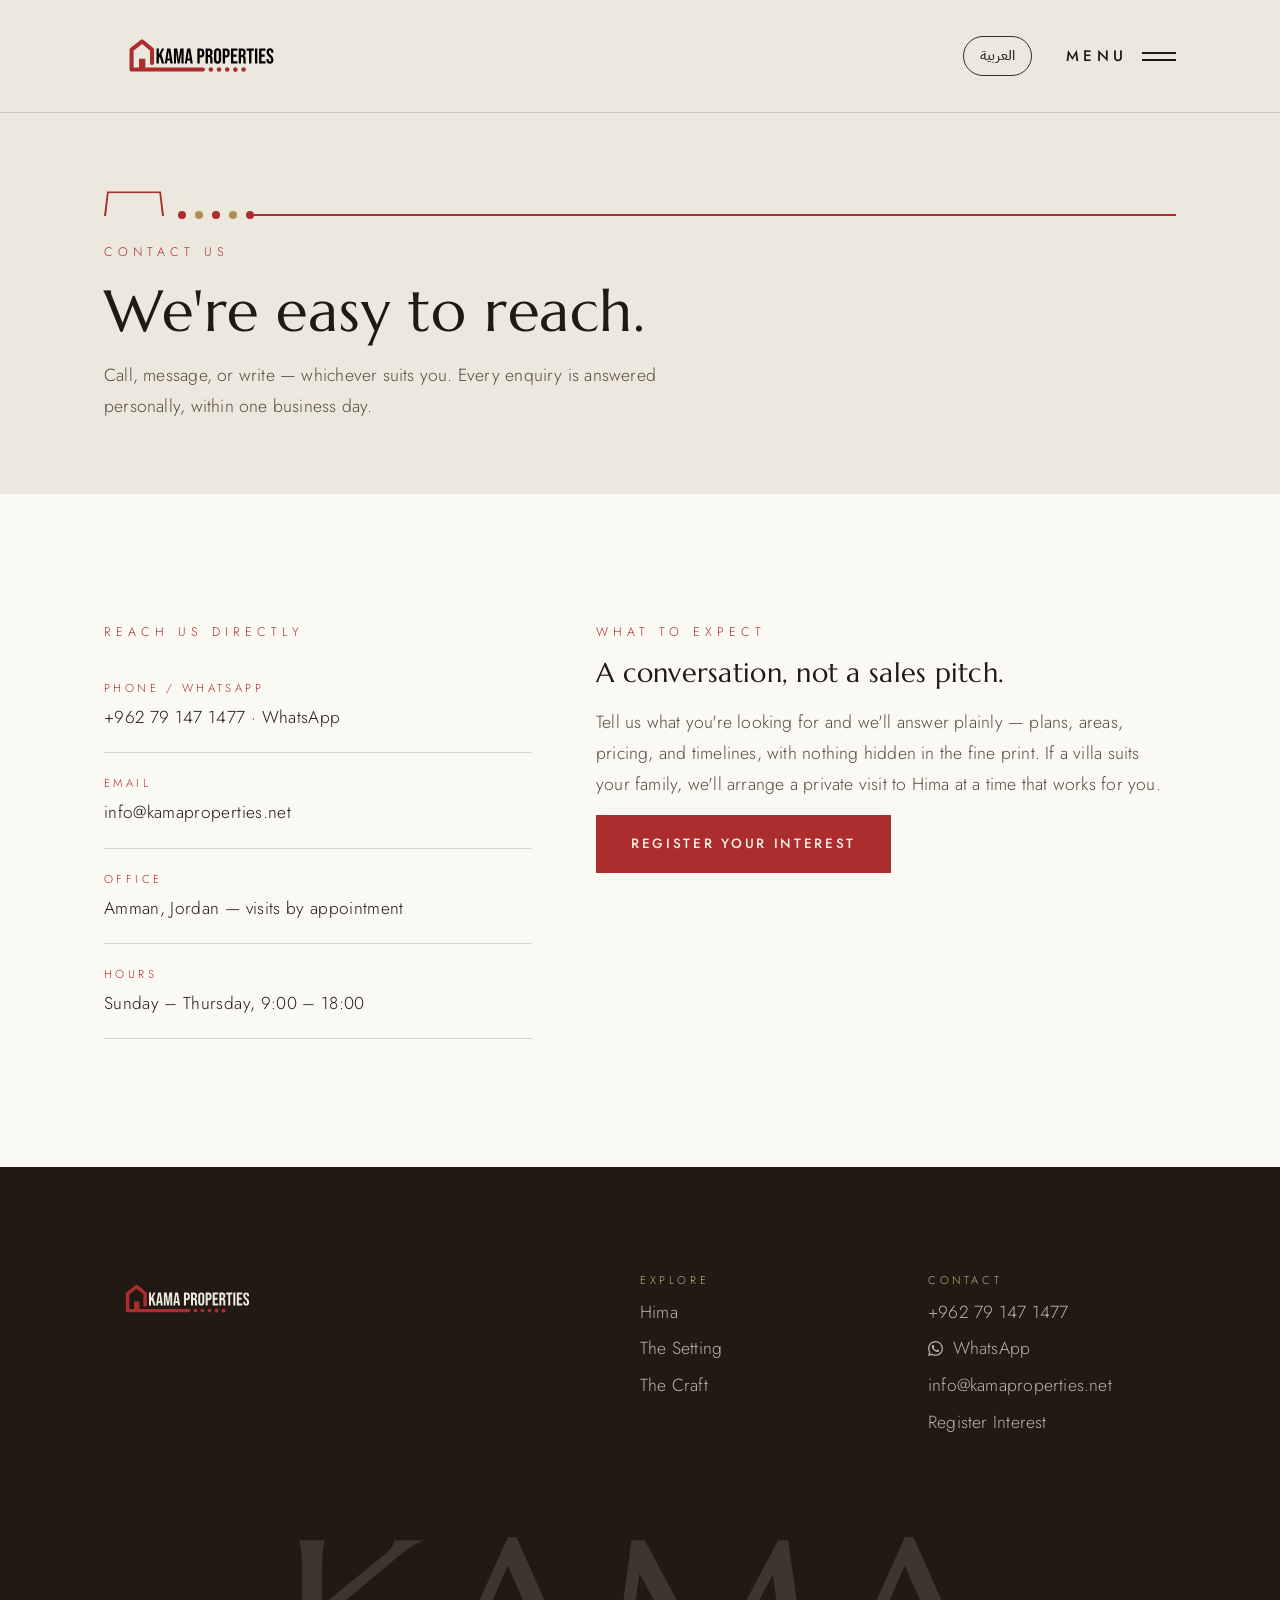
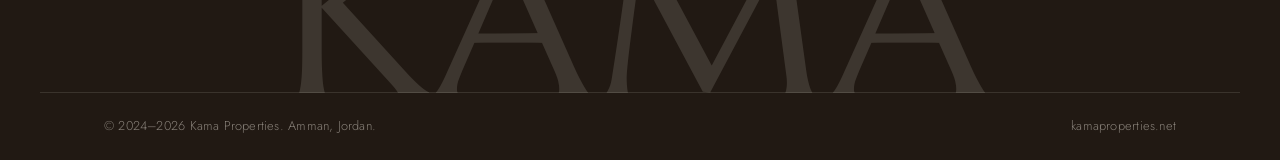
<file: contact.html>
<!DOCTYPE html>
<html lang="en">
<head>
<meta charset="UTF-8">
<meta name="viewport" content="width=device-width, initial-scale=1.0">
<title>Contact — Kama Properties | Hima حمى</title>
<meta name="description" content="How to reach Kama Properties in Amman — phone, WhatsApp, email, and office hours.">
<link rel="canonical" href="https://kamaproperties.net/contact.html">
<link rel="alternate" hreflang="en" href="https://kamaproperties.net/contact.html">
<link rel="alternate" hreflang="ar" href="https://kamaproperties.net/contact-ar.html">
<link rel="alternate" hreflang="x-default" href="https://kamaproperties.net/contact.html">
<link rel="preconnect" href="https://fonts.googleapis.com">
<link rel="preconnect" href="https://fonts.gstatic.com" crossorigin>
<link href="https://fonts.googleapis.com/css2?family=Marcellus&family=Jost:ital,wght@0,300;0,400;0,500;1,300&family=IBM+Plex+Sans+Arabic:wght@400;500;600&display=swap" rel="stylesheet">
<link rel="stylesheet" href="css/style-r6.css?v=3">
<link rel="stylesheet" href="css/v2-r13.css?v=6">
<link rel="icon" type="image/svg+xml" href="assets/logo-original.svg">
<script src="js/meta-pixel.js"></script>
</head>
<body class="v2 inner-page">
<a class="skip" href="#reach">Skip to content</a>
<div class="loader" aria-hidden="true">
  <div class="dots"><i></i><i></i><i></i><i></i><i></i></div>
  <div class="word">KAMA</div>
</div>
<header class="site-header">
  <div class="wrap bar">
    <a class="brand" href="index.html">
      <img class="logo-light" src="assets/logo-original-light.svg" alt="Kama Properties">
      <img class="logo-dark" src="assets/logo-original.svg" alt="">
    </a>
    <div class="head-right">
      <a class="lang-toggle" href="contact-ar.html" lang="ar">العربية</a>
      <button class="menu-btn" aria-expanded="false" aria-controls="overlay-menu">
        Menu
        <span class="lines"><span></span><span></span></span>
      </button>
    </div>
  </div>
</header>
<div class="overlay-menu" id="overlay-menu">
  <div class="inner">
    <nav aria-label="Main">
      <a href="index.html">Home</a>
      <a href="about.html">About Us</a>
      <a href="projects.html">The Residences</a>
      <a href="contact.html">Contact</a>
      <a href="index.html#interest">Register Interest</a>
    </nav>
    <div class="quick">
      <a href="tel:+962791471477" dir="ltr">+962 79 147 1477</a>
      <span class="dot" aria-hidden="true"></span>
      <a class="wa wa-only" href="https://wa.me/962791471477?text=Hello%2C%20I%20saw%20Hima%20on%20your%20website%20and%20would%20like%20to%20know%20more." target="_blank" rel="noopener" aria-label="WhatsApp"><svg class="wa-glyph" viewBox="0 0 24 24" fill="currentColor" aria-hidden="true" focusable="false" width="18" height="18"><path d="M17.472 14.382c-.297-.149-1.758-.867-2.03-.967-.273-.099-.471-.148-.67.15-.197.297-.767.966-.94 1.164-.173.199-.347.223-.644.075-.297-.15-1.255-.463-2.39-1.475-.883-.788-1.48-1.761-1.653-2.059-.173-.297-.018-.458.13-.606.134-.133.298-.347.446-.52.149-.174.198-.298.298-.497.099-.198.05-.371-.025-.52-.075-.149-.669-1.612-.916-2.207-.242-.579-.487-.5-.669-.51-.173-.008-.371-.01-.57-.01-.198 0-.52.074-.792.372-.272.297-1.04 1.016-1.04 2.479 0 1.462 1.065 2.875 1.213 3.074.149.198 2.096 3.2 5.077 4.487.709.306 1.262.489 1.694.625.712.227 1.36.195 1.871.118.571-.085 1.758-.719 2.006-1.413.248-.694.248-1.289.173-1.413-.074-.124-.272-.198-.57-.347m-5.421 7.403h-.004a9.87 9.87 0 01-5.031-1.378l-.361-.214-3.741.982.998-3.648-.235-.374a9.86 9.86 0 01-1.51-5.26c.001-5.45 4.436-9.884 9.888-9.884 2.64 0 5.122 1.03 6.988 2.898a9.825 9.825 0 012.893 6.994c-.003 5.45-4.437 9.884-9.885 9.884m8.413-18.297A11.815 11.815 0 0012.05 0C5.495 0 .16 5.335.157 11.892c0 2.096.547 4.142 1.588 5.945L.057 24l6.305-1.654a11.882 11.882 0 005.683 1.448h.005c6.554 0 11.89-5.335 11.893-11.893a11.821 11.821 0 00-3.48-8.413"/></svg></a>
    </div>
    <div class="side">
      <span class="k">Enquiries</span>
      <span dir="ltr">+962 79 147 1477</span><br>
      <a class="wa" href="https://wa.me/962791471477?text=Hello%2C%20I%20saw%20Hima%20on%20your%20website%20and%20would%20like%20to%20know%20more." target="_blank" rel="noopener"><svg class="wa-glyph" viewBox="0 0 24 24" fill="currentColor" aria-hidden="true" focusable="false" width="15" height="15"><path d="M17.472 14.382c-.297-.149-1.758-.867-2.03-.967-.273-.099-.471-.148-.67.15-.197.297-.767.966-.94 1.164-.173.199-.347.223-.644.075-.297-.15-1.255-.463-2.39-1.475-.883-.788-1.48-1.761-1.653-2.059-.173-.297-.018-.458.13-.606.134-.133.298-.347.446-.52.149-.174.198-.298.298-.497.099-.198.05-.371-.025-.52-.075-.149-.669-1.612-.916-2.207-.242-.579-.487-.5-.669-.51-.173-.008-.371-.01-.57-.01-.198 0-.52.074-.792.372-.272.297-1.04 1.016-1.04 2.479 0 1.462 1.065 2.875 1.213 3.074.149.198 2.096 3.2 5.077 4.487.709.306 1.262.489 1.694.625.712.227 1.36.195 1.871.118.571-.085 1.758-.719 2.006-1.413.248-.694.248-1.289.173-1.413-.074-.124-.272-.198-.57-.347m-5.421 7.403h-.004a9.87 9.87 0 01-5.031-1.378l-.361-.214-3.741.982.998-3.648-.235-.374a9.86 9.86 0 01-1.51-5.26c.001-5.45 4.436-9.884 9.888-9.884 2.64 0 5.122 1.03 6.988 2.898a9.825 9.825 0 012.893 6.994c-.003 5.45-4.437 9.884-9.885 9.884m8.413-18.297A11.815 11.815 0 0012.05 0C5.495 0 .16 5.335.157 11.892c0 2.096.547 4.142 1.588 5.945L.057 24l6.305-1.654a11.882 11.882 0 005.683 1.448h.005c6.554 0 11.89-5.335 11.893-11.893a11.821 11.821 0 00-3.48-8.413"/></svg>WhatsApp</a><br>
      info@kamaproperties.net<br>
      Amman, Jordan<br><br>
      <span class="k">Hours</span>
      Sunday – Thursday, 9:00 – 18:00
    </div>
  </div>
</div>
<section class="page-hero" style="padding-top:190px">
  <div class="wrap">
    <div class="elevation"><span class="dots"><i></i><i></i><i></i><i></i><i></i></span></div>
    <p class="kicker">Contact Us</p>
    <h1>We're easy to reach.</h1>
    <p class="lede">Call, message, or write — whichever suits you. Every enquiry is answered personally, within one business day.</p>
  </div>
</section>

<section class="section section--paper" id="reach">
  <div class="wrap">
    <div class="contact-grid">
      <div class="reveal">
        <p class="kicker">Reach Us Directly</p>
        <ul class="contact-list">
          <li><div class="k">Phone / WhatsApp</div><div class="v"><a href="tel:+962791471477">+962 79 147 1477</a> · <a href="https://wa.me/962791471477?text=Hello%2C%20I%20saw%20Hima%20on%20your%20website%20and%20would%20like%20to%20know%20more." target="_blank" rel="noopener">WhatsApp</a></div></li>
          <li><div class="k">Email</div><div class="v"><a href="mailto:info@kamaproperties.net">info@kamaproperties.net</a></div></li>
          <li><div class="k">Office</div><div class="v">Amman, Jordan — visits by appointment</div></li>
          <li><div class="k">Hours</div><div class="v">Sunday – Thursday, 9:00 – 18:00</div></li>
        </ul>
      </div>
      <div class="reveal">
        <p class="kicker">What to Expect</p>
        <h2 style="font-size:1.7rem; margin-bottom:18px">A conversation, not a sales pitch.</h2>
        <p class="lede" style="margin-bottom:16px">Tell us what you're looking for and we'll answer plainly — plans, areas, pricing, and timelines, with nothing hidden in the fine print. If a villa suits your family, we'll arrange a private visit to Hima at a time that works for you.</p>
        <span class="magnetic"><a class="btn btn-primary" href="index.html#interest">Register Your Interest</a></span>
      </div>
    </div>
  </div>
</section>

<footer class="footer-v2">
  <div class="grid">
    <div>
      <img src="assets/logo-original-light.svg" alt="Kama Properties" style="height:72px">
    </div>
    <div>
      <span class="k">Explore</span>
      <a href="index.html#hima">Hima</a>
      <a href="index.html#setting">The Setting</a>
      <a href="index.html#craft">The Craft</a>
    </div>
    <div>
      <span class="k">Contact</span>
      <a href="tel:+962791471477" dir="ltr">+962 79 147 1477</a>
      <a class="wa" href="https://wa.me/962791471477?text=Hello%2C%20I%20saw%20Hima%20on%20your%20website%20and%20would%20like%20to%20know%20more." target="_blank" rel="noopener"><svg class="wa-glyph" viewBox="0 0 24 24" fill="currentColor" aria-hidden="true" focusable="false" width="15" height="15"><path d="M17.472 14.382c-.297-.149-1.758-.867-2.03-.967-.273-.099-.471-.148-.67.15-.197.297-.767.966-.94 1.164-.173.199-.347.223-.644.075-.297-.15-1.255-.463-2.39-1.475-.883-.788-1.48-1.761-1.653-2.059-.173-.297-.018-.458.13-.606.134-.133.298-.347.446-.52.149-.174.198-.298.298-.497.099-.198.05-.371-.025-.52-.075-.149-.669-1.612-.916-2.207-.242-.579-.487-.5-.669-.51-.173-.008-.371-.01-.57-.01-.198 0-.52.074-.792.372-.272.297-1.04 1.016-1.04 2.479 0 1.462 1.065 2.875 1.213 3.074.149.198 2.096 3.2 5.077 4.487.709.306 1.262.489 1.694.625.712.227 1.36.195 1.871.118.571-.085 1.758-.719 2.006-1.413.248-.694.248-1.289.173-1.413-.074-.124-.272-.198-.57-.347m-5.421 7.403h-.004a9.87 9.87 0 01-5.031-1.378l-.361-.214-3.741.982.998-3.648-.235-.374a9.86 9.86 0 01-1.51-5.26c.001-5.45 4.436-9.884 9.888-9.884 2.64 0 5.122 1.03 6.988 2.898a9.825 9.825 0 012.893 6.994c-.003 5.45-4.437 9.884-9.885 9.884m8.413-18.297A11.815 11.815 0 0012.05 0C5.495 0 .16 5.335.157 11.892c0 2.096.547 4.142 1.588 5.945L.057 24l6.305-1.654a11.882 11.882 0 005.683 1.448h.005c6.554 0 11.89-5.335 11.893-11.893a11.821 11.821 0 00-3.48-8.413"/></svg>WhatsApp</a>
      <a href="mailto:info@kamaproperties.net">info@kamaproperties.net</a>
      <a href="index.html#interest">Register Interest</a>
    </div>
  </div>
  <div class="giant" aria-hidden="true">KAMA</div>
  <div class="base">
    <span>© 2024–<span class="yr">2026</span> Kama Properties. Amman, Jordan.</span>
    <span>kamaproperties.net</span>
  </div>
</footer>
<script src="js/v2-r6.js"></script>
<script>document.querySelectorAll(".yr").forEach(function(e){e.textContent=new Date().getFullYear()})</script>
</body>
</html>
</file>
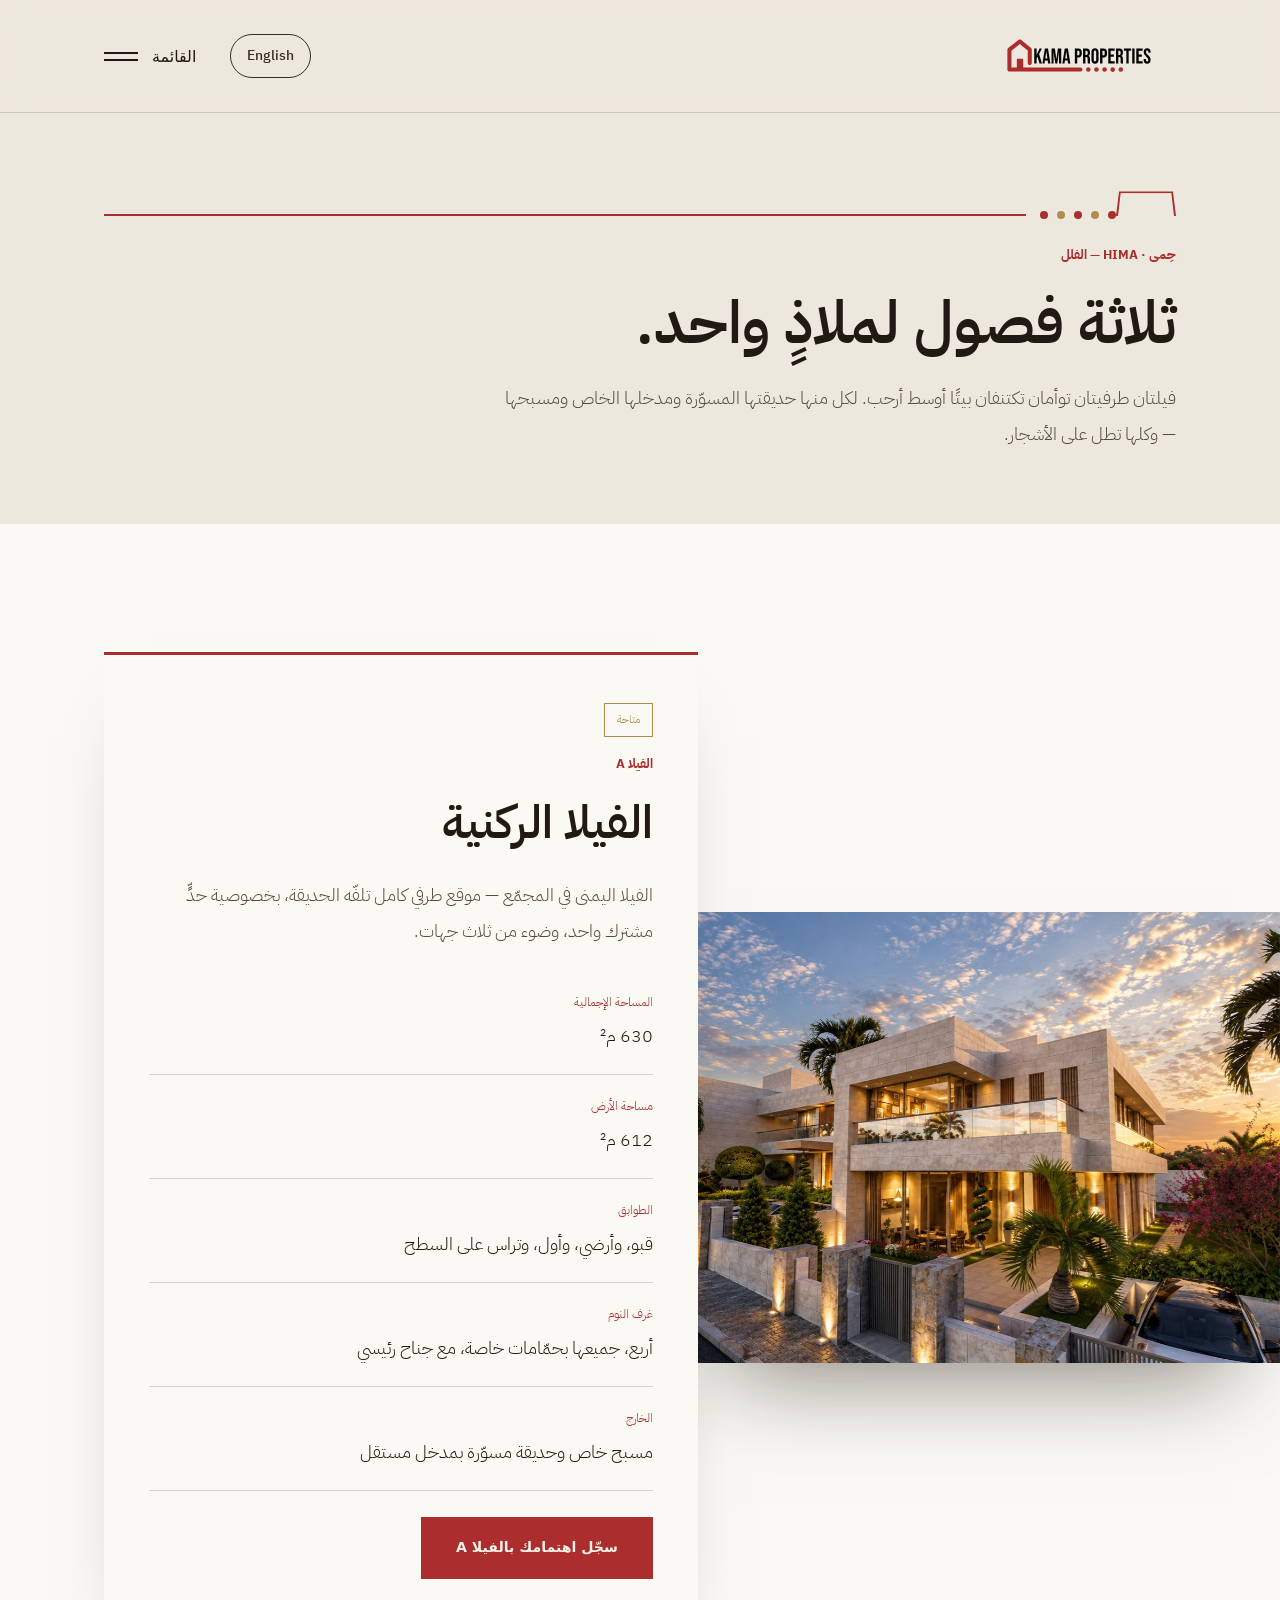
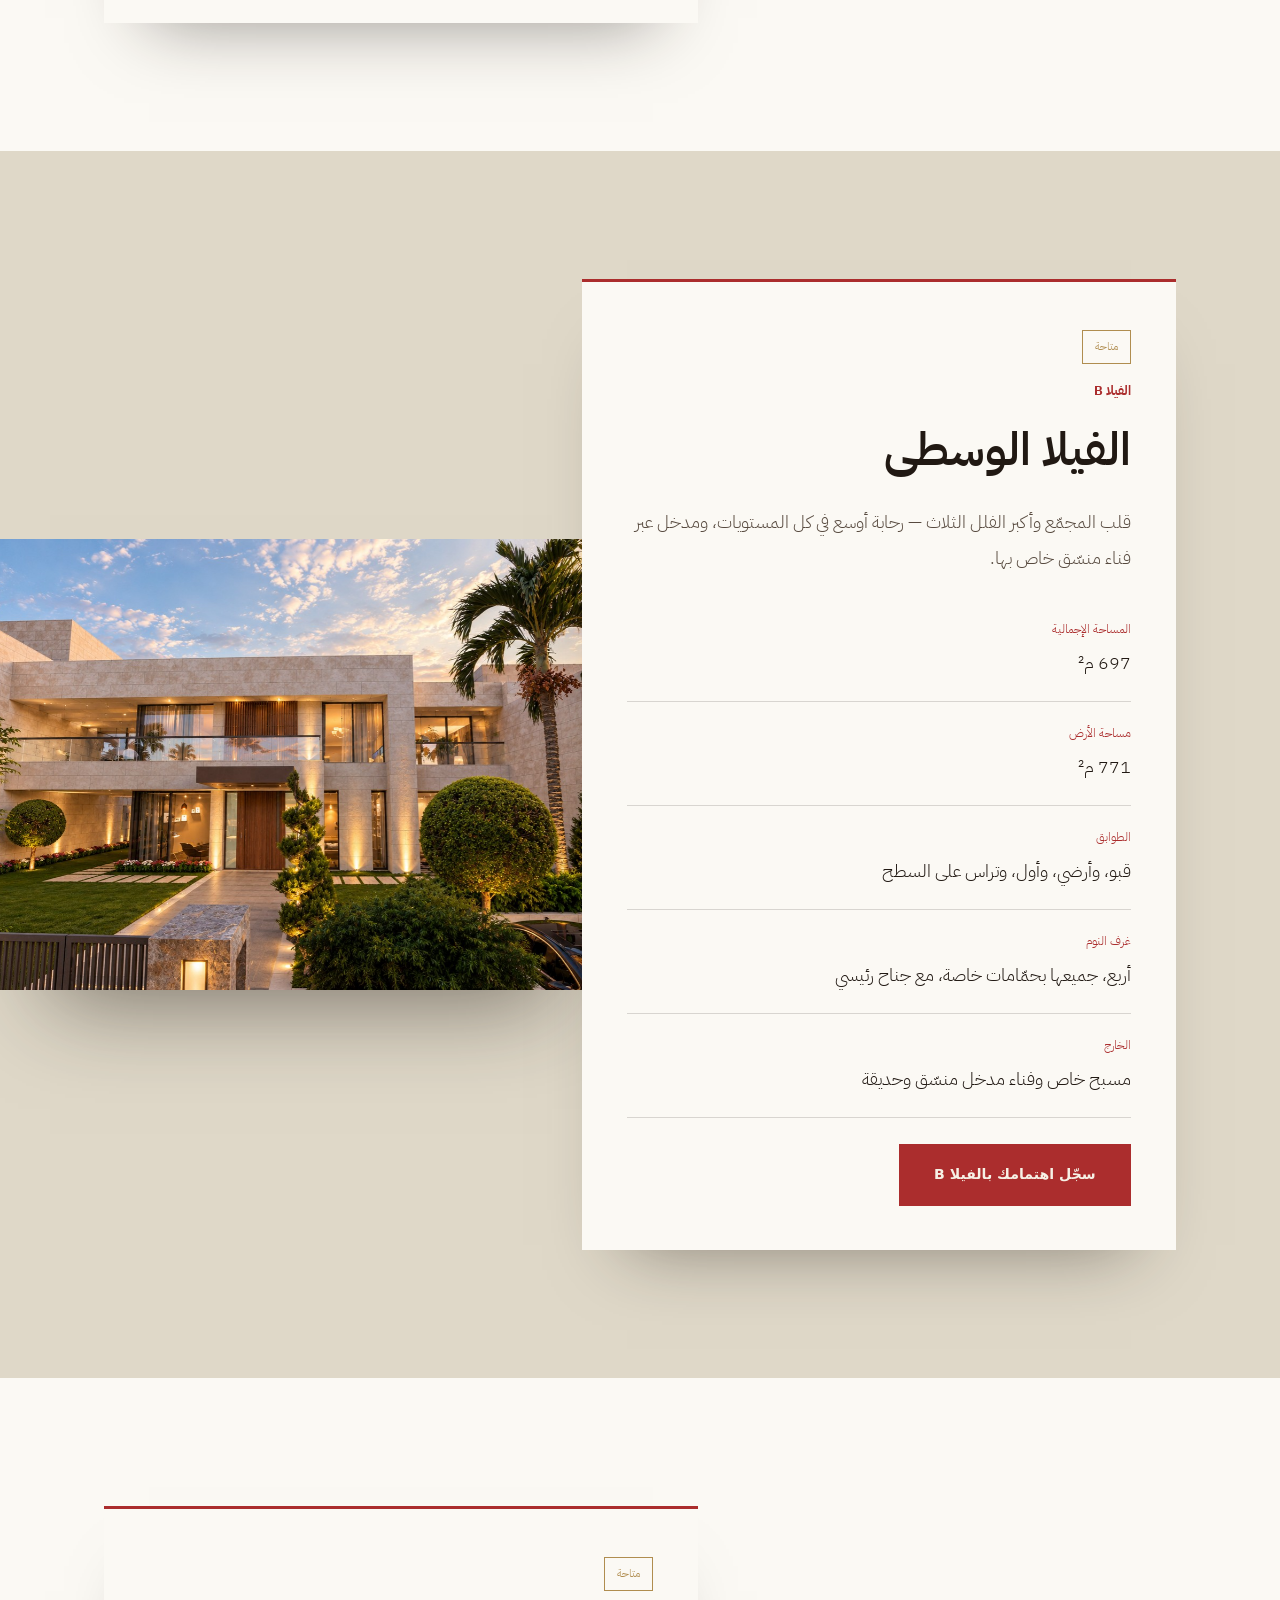
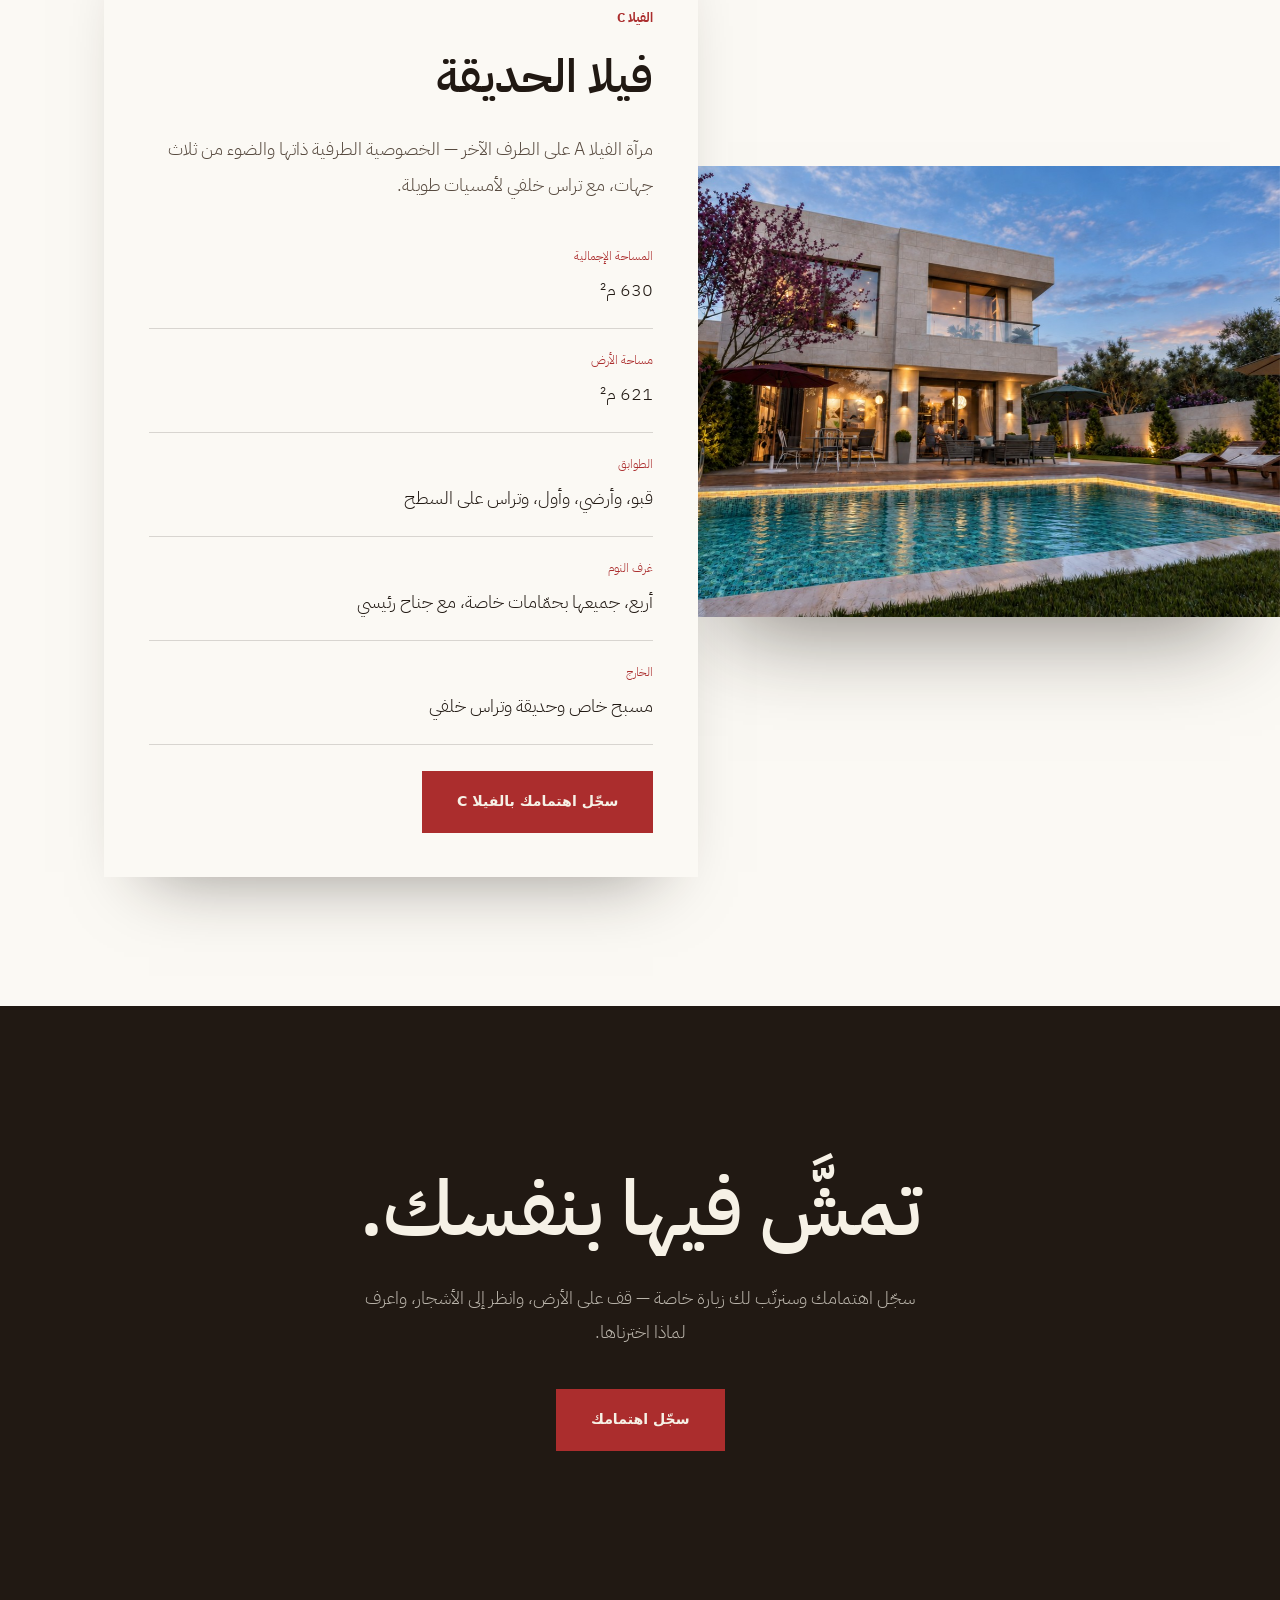
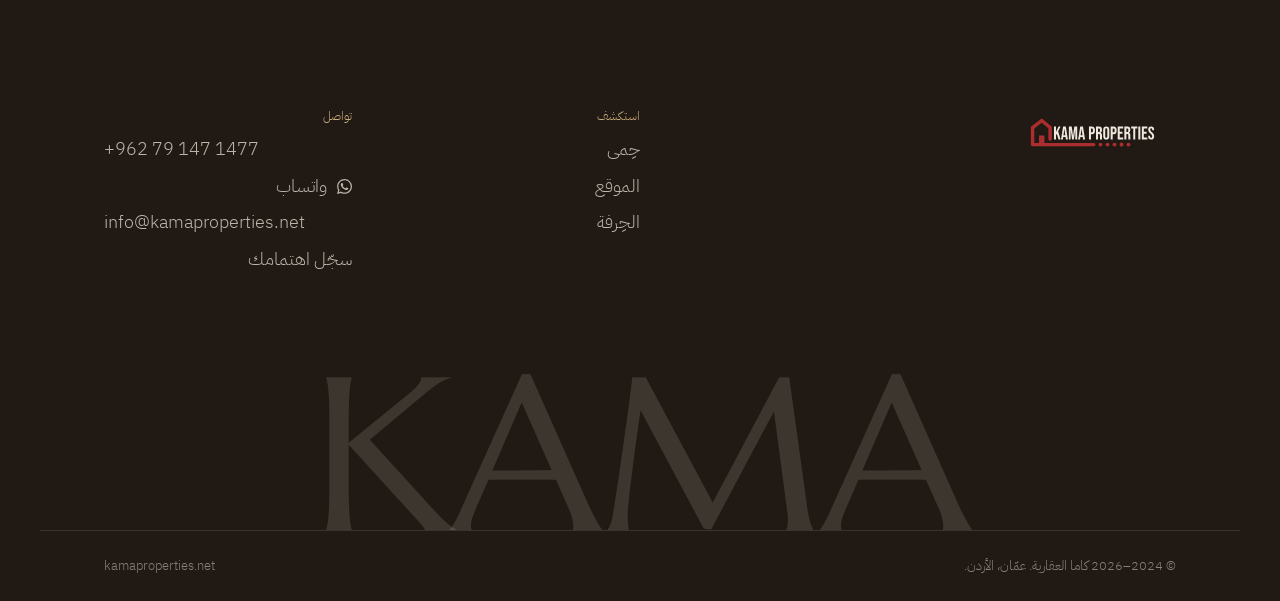
<file: projects-ar.html>
<!DOCTYPE html>
<html lang="ar" dir="rtl">
<head>
<meta charset="UTF-8">
<meta name="viewport" content="width=device-width, initial-scale=1.0">
<title>الفلل — حِمى | كاما العقارية</title>
<meta name="description" content="فلل حِمى الثلاث A وB وC — ثلاث فلل خاصة تطل على غابة من الأشجار في عمّان.">
<link rel="canonical" href="https://kamaproperties.net/projects-ar.html">
<link rel="alternate" hreflang="en" href="https://kamaproperties.net/projects.html">
<link rel="alternate" hreflang="ar" href="https://kamaproperties.net/projects-ar.html">
<link rel="alternate" hreflang="x-default" href="https://kamaproperties.net/projects.html">
<link rel="preconnect" href="https://fonts.googleapis.com">
<link rel="preconnect" href="https://fonts.gstatic.com" crossorigin>
<link href="https://fonts.googleapis.com/css2?family=IBM+Plex+Sans+Arabic:wght@300;400;500;600&family=Marcellus&display=swap" rel="stylesheet">
<link rel="stylesheet" href="css/style-r6.css?v=3">
<link rel="stylesheet" href="css/v2-r13.css?v=6">
<link rel="icon" type="image/svg+xml" href="assets/logo-original.svg">
<script src="js/meta-pixel.js"></script>
</head>
<body class="v2 inner-page">
<a class="skip" href="#villa-a">تجاوز إلى المحتوى</a>
<div class="loader" aria-hidden="true">
  <div class="dots"><i></i><i></i><i></i><i></i><i></i></div>
  <div class="word">KAMA</div>
</div>
<header class="site-header">
  <div class="wrap bar">
    <a class="brand" href="index-ar.html">
      <img class="logo-light" src="assets/logo-original-light.svg" alt="كاما العقارية">
      <img class="logo-dark" src="assets/logo-original.svg" alt="">
    </a>
    <div class="head-right">
      <a class="lang-toggle" href="projects.html" lang="en">English</a>
      <button class="menu-btn" aria-expanded="false" aria-controls="overlay-menu">
        القائمة
        <span class="lines"><span></span><span></span></span>
      </button>
    </div>
  </div>
</header>

<div class="overlay-menu" id="overlay-menu">
  <div class="inner">
    <nav aria-label="القائمة الرئيسية">
      <a href="index-ar.html">الرئيسية</a>
      <a href="about-ar.html">من نحن</a>
      <a href="projects-ar.html">الفلل</a>
      <a href="contact-ar.html">اتصل بنا</a>
      <a href="index-ar.html#interest">سجّل اهتمامك</a>
    </nav>
    <div class="quick">
      <a href="tel:+962791471477" dir="ltr">+962 79 147 1477</a>
      <span class="dot" aria-hidden="true"></span>
      <a class="wa wa-only" href="https://wa.me/962791471477?text=%D9%85%D8%B1%D8%AD%D8%A8%D8%A7%D9%8B%D8%8C%20%D8%A7%D8%B7%D9%84%D8%B9%D8%AA%20%D8%B9%D9%84%D9%89%20%D9%85%D8%B4%D8%B1%D9%88%D8%B9%20%D8%AD%D9%90%D9%85%D9%89%20%D8%B9%D8%A8%D8%B1%20%D9%85%D9%88%D9%82%D8%B9%D9%83%D9%85%20%D9%88%D8%A3%D9%88%D8%AF%20%D9%85%D8%B9%D8%B1%D9%81%D8%A9%20%D8%A7%D9%84%D9%85%D8%B2%D9%8A%D8%AF." target="_blank" rel="noopener" aria-label="واتساب"><svg class="wa-glyph" viewBox="0 0 24 24" fill="currentColor" aria-hidden="true" focusable="false" width="18" height="18"><path d="M17.472 14.382c-.297-.149-1.758-.867-2.03-.967-.273-.099-.471-.148-.67.15-.197.297-.767.966-.94 1.164-.173.199-.347.223-.644.075-.297-.15-1.255-.463-2.39-1.475-.883-.788-1.48-1.761-1.653-2.059-.173-.297-.018-.458.13-.606.134-.133.298-.347.446-.52.149-.174.198-.298.298-.497.099-.198.05-.371-.025-.52-.075-.149-.669-1.612-.916-2.207-.242-.579-.487-.5-.669-.51-.173-.008-.371-.01-.57-.01-.198 0-.52.074-.792.372-.272.297-1.04 1.016-1.04 2.479 0 1.462 1.065 2.875 1.213 3.074.149.198 2.096 3.2 5.077 4.487.709.306 1.262.489 1.694.625.712.227 1.36.195 1.871.118.571-.085 1.758-.719 2.006-1.413.248-.694.248-1.289.173-1.413-.074-.124-.272-.198-.57-.347m-5.421 7.403h-.004a9.87 9.87 0 01-5.031-1.378l-.361-.214-3.741.982.998-3.648-.235-.374a9.86 9.86 0 01-1.51-5.26c.001-5.45 4.436-9.884 9.888-9.884 2.64 0 5.122 1.03 6.988 2.898a9.825 9.825 0 012.893 6.994c-.003 5.45-4.437 9.884-9.885 9.884m8.413-18.297A11.815 11.815 0 0012.05 0C5.495 0 .16 5.335.157 11.892c0 2.096.547 4.142 1.588 5.945L.057 24l6.305-1.654a11.882 11.882 0 005.683 1.448h.005c6.554 0 11.89-5.335 11.893-11.893a11.821 11.821 0 00-3.48-8.413"/></svg></a>
    </div>
    <div class="side">
      <span class="k">للاستفسار</span>
      <span dir="ltr">+962 79 147 1477</span><br>
      <a class="wa" href="https://wa.me/962791471477?text=%D9%85%D8%B1%D8%AD%D8%A8%D8%A7%D9%8B%D8%8C%20%D8%A7%D8%B7%D9%84%D8%B9%D8%AA%20%D8%B9%D9%84%D9%89%20%D9%85%D8%B4%D8%B1%D9%88%D8%B9%20%D8%AD%D9%90%D9%85%D9%89%20%D8%B9%D8%A8%D8%B1%20%D9%85%D9%88%D9%82%D8%B9%D9%83%D9%85%20%D9%88%D8%A3%D9%88%D8%AF%20%D9%85%D8%B9%D8%B1%D9%81%D8%A9%20%D8%A7%D9%84%D9%85%D8%B2%D9%8A%D8%AF." target="_blank" rel="noopener"><svg class="wa-glyph" viewBox="0 0 24 24" fill="currentColor" aria-hidden="true" focusable="false" width="15" height="15"><path d="M17.472 14.382c-.297-.149-1.758-.867-2.03-.967-.273-.099-.471-.148-.67.15-.197.297-.767.966-.94 1.164-.173.199-.347.223-.644.075-.297-.15-1.255-.463-2.39-1.475-.883-.788-1.48-1.761-1.653-2.059-.173-.297-.018-.458.13-.606.134-.133.298-.347.446-.52.149-.174.198-.298.298-.497.099-.198.05-.371-.025-.52-.075-.149-.669-1.612-.916-2.207-.242-.579-.487-.5-.669-.51-.173-.008-.371-.01-.57-.01-.198 0-.52.074-.792.372-.272.297-1.04 1.016-1.04 2.479 0 1.462 1.065 2.875 1.213 3.074.149.198 2.096 3.2 5.077 4.487.709.306 1.262.489 1.694.625.712.227 1.36.195 1.871.118.571-.085 1.758-.719 2.006-1.413.248-.694.248-1.289.173-1.413-.074-.124-.272-.198-.57-.347m-5.421 7.403h-.004a9.87 9.87 0 01-5.031-1.378l-.361-.214-3.741.982.998-3.648-.235-.374a9.86 9.86 0 01-1.51-5.26c.001-5.45 4.436-9.884 9.888-9.884 2.64 0 5.122 1.03 6.988 2.898a9.825 9.825 0 012.893 6.994c-.003 5.45-4.437 9.884-9.885 9.884m8.413-18.297A11.815 11.815 0 0012.05 0C5.495 0 .16 5.335.157 11.892c0 2.096.547 4.142 1.588 5.945L.057 24l6.305-1.654a11.882 11.882 0 005.683 1.448h.005c6.554 0 11.89-5.335 11.893-11.893a11.821 11.821 0 00-3.48-8.413"/></svg>واتساب</a><br>
      <span dir="ltr">info@kamaproperties.net</span><br>
      عمّان، الأردن<br><br>
      <span class="k">الدوام</span>
      الأحد – الخميس، 9:00 – 18:00
    </div>
  </div>
</div>

<section class="page-hero" style="padding-top:190px">
  <div class="wrap">
    <div class="elevation"><span class="dots"><i></i><i></i><i></i><i></i><i></i></span></div>
    <p class="kicker">حِمى · Hima — الفلل</p>
    <h1>ثلاثة فصول لملاذٍ واحد.</h1>
    <p class="lede">فيلتان طرفيتان توأمان تكتنفان بيتًا أوسط أرحب. لكل منها حديقتها المسوّرة ومدخلها الخاص ومسبحها — وكلها تطل على الأشجار.</p>
  </div>
</section>

<section class="section section--paper" id="villa-a">
  <div class="wrap">
    <div class="split editorial bleed-left">
      <div class="media reveal"><img src="assets/hima-a-hero-v4.jpg" alt="الفيلا A في حِمى" style="object-position:50% 60%"></div>
      <div class="panel reveal">
        <span class="status-pill" style="display:inline-block;margin-bottom:14px">متاحة</span>
        <p class="kicker">الفيلا A</p>
        <h2>الفيلا الركنية</h2>
        <p class="lede" style="margin-bottom:22px">الفيلا اليمنى في المجمّع — موقع طرفي كامل تلفّه الحديقة، بخصوصية حدٍّ مشترك واحد، وضوء من ثلاث جهات.</p>
        <ul class="contact-list" style="margin-bottom:26px">
          <li><div class="k">المساحة الإجمالية</div><div class="v">630 م²</div></li>
          <li><div class="k">مساحة الأرض</div><div class="v">612 م²</div></li>
          <li><div class="k">الطوابق</div><div class="v">قبو، وأرضي، وأول، وتراس على السطح</div></li>
          <li><div class="k">غرف النوم</div><div class="v">أربع، جميعها بحمّامات خاصة، مع جناح رئيسي</div></li>
          <li><div class="k">الخارج</div><div class="v">مسبح خاص وحديقة مسوّرة بمدخل مستقل</div></li>
        </ul>
        <span class="magnetic"><a class="btn btn-primary" href="index-ar.html?villa=A#interest">سجّل اهتمامك بالفيلا A</a></span>
      </div>
    </div>
  </div>
</section>

<section class="section section--deep" id="villa-b">
  <div class="wrap">
    <div class="split editorial bleed-right">
      <div class="panel reveal">
        <span class="status-pill" style="display:inline-block;margin-bottom:14px">متاحة</span>
        <p class="kicker">الفيلا B</p>
        <h2>الفيلا الوسطى</h2>
        <p class="lede" style="margin-bottom:22px">قلب المجمّع وأكبر الفلل الثلاث — رحابة أوسع في كل المستويات، ومدخل عبر فناء منسّق خاص بها.</p>
        <ul class="contact-list" style="margin-bottom:26px">
          <li><div class="k">المساحة الإجمالية</div><div class="v">697 م²</div></li>
          <li><div class="k">مساحة الأرض</div><div class="v">771 م²</div></li>
          <li><div class="k">الطوابق</div><div class="v">قبو، وأرضي، وأول، وتراس على السطح</div></li>
          <li><div class="k">غرف النوم</div><div class="v">أربع، جميعها بحمّامات خاصة، مع جناح رئيسي</div></li>
          <li><div class="k">الخارج</div><div class="v">مسبح خاص وفناء مدخل منسّق وحديقة</div></li>
        </ul>
        <span class="magnetic"><a class="btn btn-primary" href="index-ar.html?villa=B#interest">سجّل اهتمامك بالفيلا B</a></span>
      </div>
      <div class="media reveal"><img src="assets/hima-b-hero-v4.jpg" alt="الفيلا B في حِمى" style="object-position:50% 60%"></div>
    </div>
  </div>
</section>

<section class="section section--paper" id="villa-c">
  <div class="wrap">
    <div class="split editorial bleed-left">
      <div class="media reveal"><img src="assets/hima-c-hero-v4.jpg" alt="الفيلا C في حِمى" style="object-position:50% 50%"></div>
      <div class="panel reveal">
        <span class="status-pill" style="display:inline-block;margin-bottom:14px">متاحة</span>
        <p class="kicker">الفيلا C</p>
        <h2>فيلا الحديقة</h2>
        <p class="lede" style="margin-bottom:22px">مرآة الفيلا A على الطرف الآخر — الخصوصية الطرفية ذاتها والضوء من ثلاث جهات، مع تراس خلفي لأمسيات طويلة.</p>
        <ul class="contact-list" style="margin-bottom:26px">
          <li><div class="k">المساحة الإجمالية</div><div class="v">630 م²</div></li>
          <li><div class="k">مساحة الأرض</div><div class="v">621 م²</div></li>
          <li><div class="k">الطوابق</div><div class="v">قبو، وأرضي، وأول، وتراس على السطح</div></li>
          <li><div class="k">غرف النوم</div><div class="v">أربع، جميعها بحمّامات خاصة، مع جناح رئيسي</div></li>
          <li><div class="k">الخارج</div><div class="v">مسبح خاص وحديقة وتراس خلفي</div></li>
        </ul>
        <span class="magnetic"><a class="btn btn-primary" href="index-ar.html?villa=C#interest">سجّل اهتمامك بالفيلا C</a></span>
      </div>
    </div>
  </div>
</section>

<section class="cta-panel">
  <h2 class="reveal">تمشَّ فيها بنفسك.</h2>
  <p class="reveal">سجّل اهتمامك وسنرتّب لك زيارة خاصة — قف على الأرض، وانظر إلى الأشجار، واعرف لماذا اخترناها.</p>
  <span class="magnetic reveal"><a class="btn btn-primary" href="index-ar.html#interest">سجّل اهتمامك</a></span>
</section>

<footer class="footer-v2">
  <div class="grid">
    <div><img src="assets/logo-original-light.svg" alt="كاما العقارية" style="height:72px"></div>
    <div>
      <span class="k">استكشف</span>
      <a href="index-ar.html#hima">حِمى</a>
      <a href="index-ar.html#setting">الموقع</a>
      <a href="index-ar.html#craft">الحِرفة</a>
    </div>
    <div>
      <span class="k">تواصل</span>
      <a href="tel:+962791471477" dir="ltr">+962 79 147 1477</a>
      <a class="wa" href="https://wa.me/962791471477?text=%D9%85%D8%B1%D8%AD%D8%A8%D8%A7%D9%8B%D8%8C%20%D8%A7%D8%B7%D9%84%D8%B9%D8%AA%20%D8%B9%D9%84%D9%89%20%D9%85%D8%B4%D8%B1%D9%88%D8%B9%20%D8%AD%D9%90%D9%85%D9%89%20%D8%B9%D8%A8%D8%B1%20%D9%85%D9%88%D9%82%D8%B9%D9%83%D9%85%20%D9%88%D8%A3%D9%88%D8%AF%20%D9%85%D8%B9%D8%B1%D9%81%D8%A9%20%D8%A7%D9%84%D9%85%D8%B2%D9%8A%D8%AF." target="_blank" rel="noopener"><svg class="wa-glyph" viewBox="0 0 24 24" fill="currentColor" aria-hidden="true" focusable="false" width="15" height="15"><path d="M17.472 14.382c-.297-.149-1.758-.867-2.03-.967-.273-.099-.471-.148-.67.15-.197.297-.767.966-.94 1.164-.173.199-.347.223-.644.075-.297-.15-1.255-.463-2.39-1.475-.883-.788-1.48-1.761-1.653-2.059-.173-.297-.018-.458.13-.606.134-.133.298-.347.446-.52.149-.174.198-.298.298-.497.099-.198.05-.371-.025-.52-.075-.149-.669-1.612-.916-2.207-.242-.579-.487-.5-.669-.51-.173-.008-.371-.01-.57-.01-.198 0-.52.074-.792.372-.272.297-1.04 1.016-1.04 2.479 0 1.462 1.065 2.875 1.213 3.074.149.198 2.096 3.2 5.077 4.487.709.306 1.262.489 1.694.625.712.227 1.36.195 1.871.118.571-.085 1.758-.719 2.006-1.413.248-.694.248-1.289.173-1.413-.074-.124-.272-.198-.57-.347m-5.421 7.403h-.004a9.87 9.87 0 01-5.031-1.378l-.361-.214-3.741.982.998-3.648-.235-.374a9.86 9.86 0 01-1.51-5.26c.001-5.45 4.436-9.884 9.888-9.884 2.64 0 5.122 1.03 6.988 2.898a9.825 9.825 0 012.893 6.994c-.003 5.45-4.437 9.884-9.885 9.884m8.413-18.297A11.815 11.815 0 0012.05 0C5.495 0 .16 5.335.157 11.892c0 2.096.547 4.142 1.588 5.945L.057 24l6.305-1.654a11.882 11.882 0 005.683 1.448h.005c6.554 0 11.89-5.335 11.893-11.893a11.821 11.821 0 00-3.48-8.413"/></svg>واتساب</a>
      <a href="mailto:info@kamaproperties.net" dir="ltr">info@kamaproperties.net</a>
      <a href="index-ar.html#interest">سجّل اهتمامك</a>
    </div>
  </div>
  <div class="giant" aria-hidden="true">KAMA</div>
  <div class="base">
    <span>© 2024–<span class="yr">2026</span> كاما العقارية. عمّان، الأردن.</span>
    <span>kamaproperties.net</span>
  </div>
</footer>

<script src="js/cinema.js"></script>
<script src="js/v2-r6.js"></script>
<script>document.querySelectorAll(".yr").forEach(function(e){e.textContent=new Date().getFullYear()})</script>
</body>
</html>
</file>
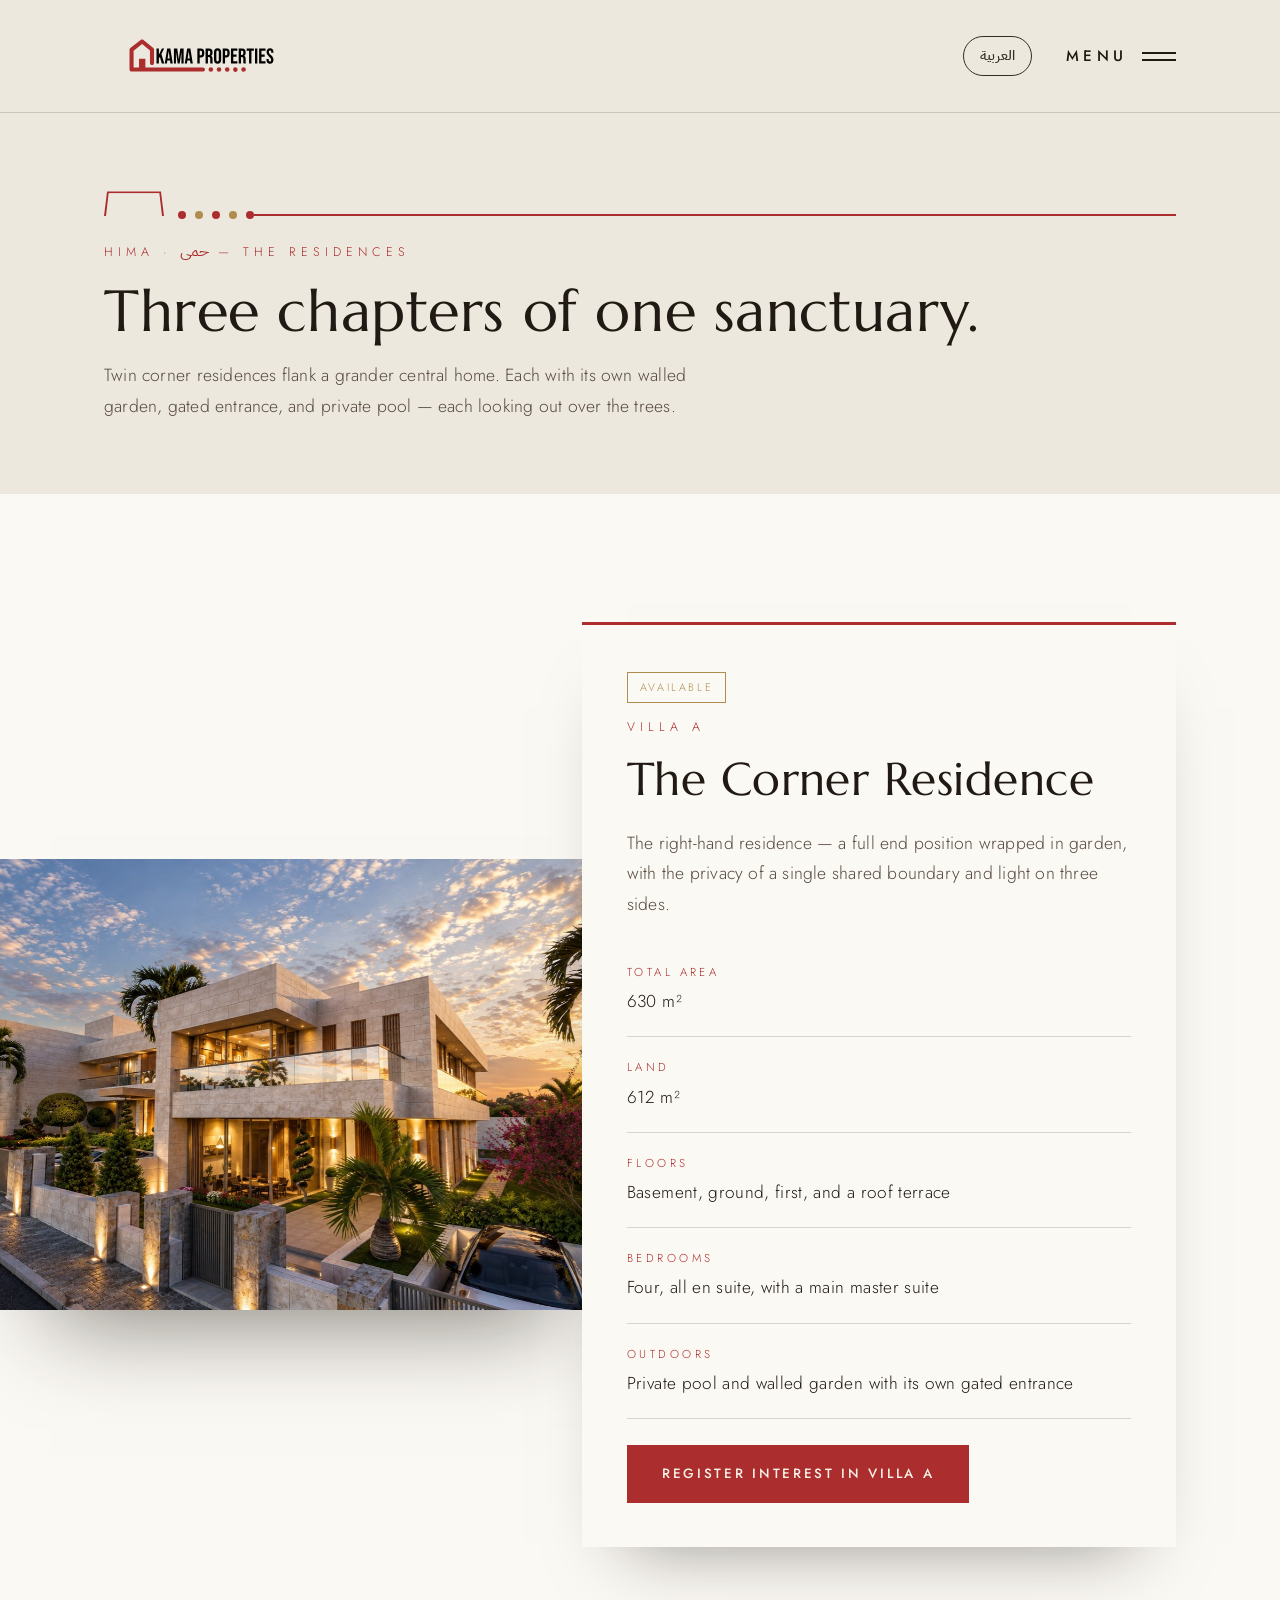
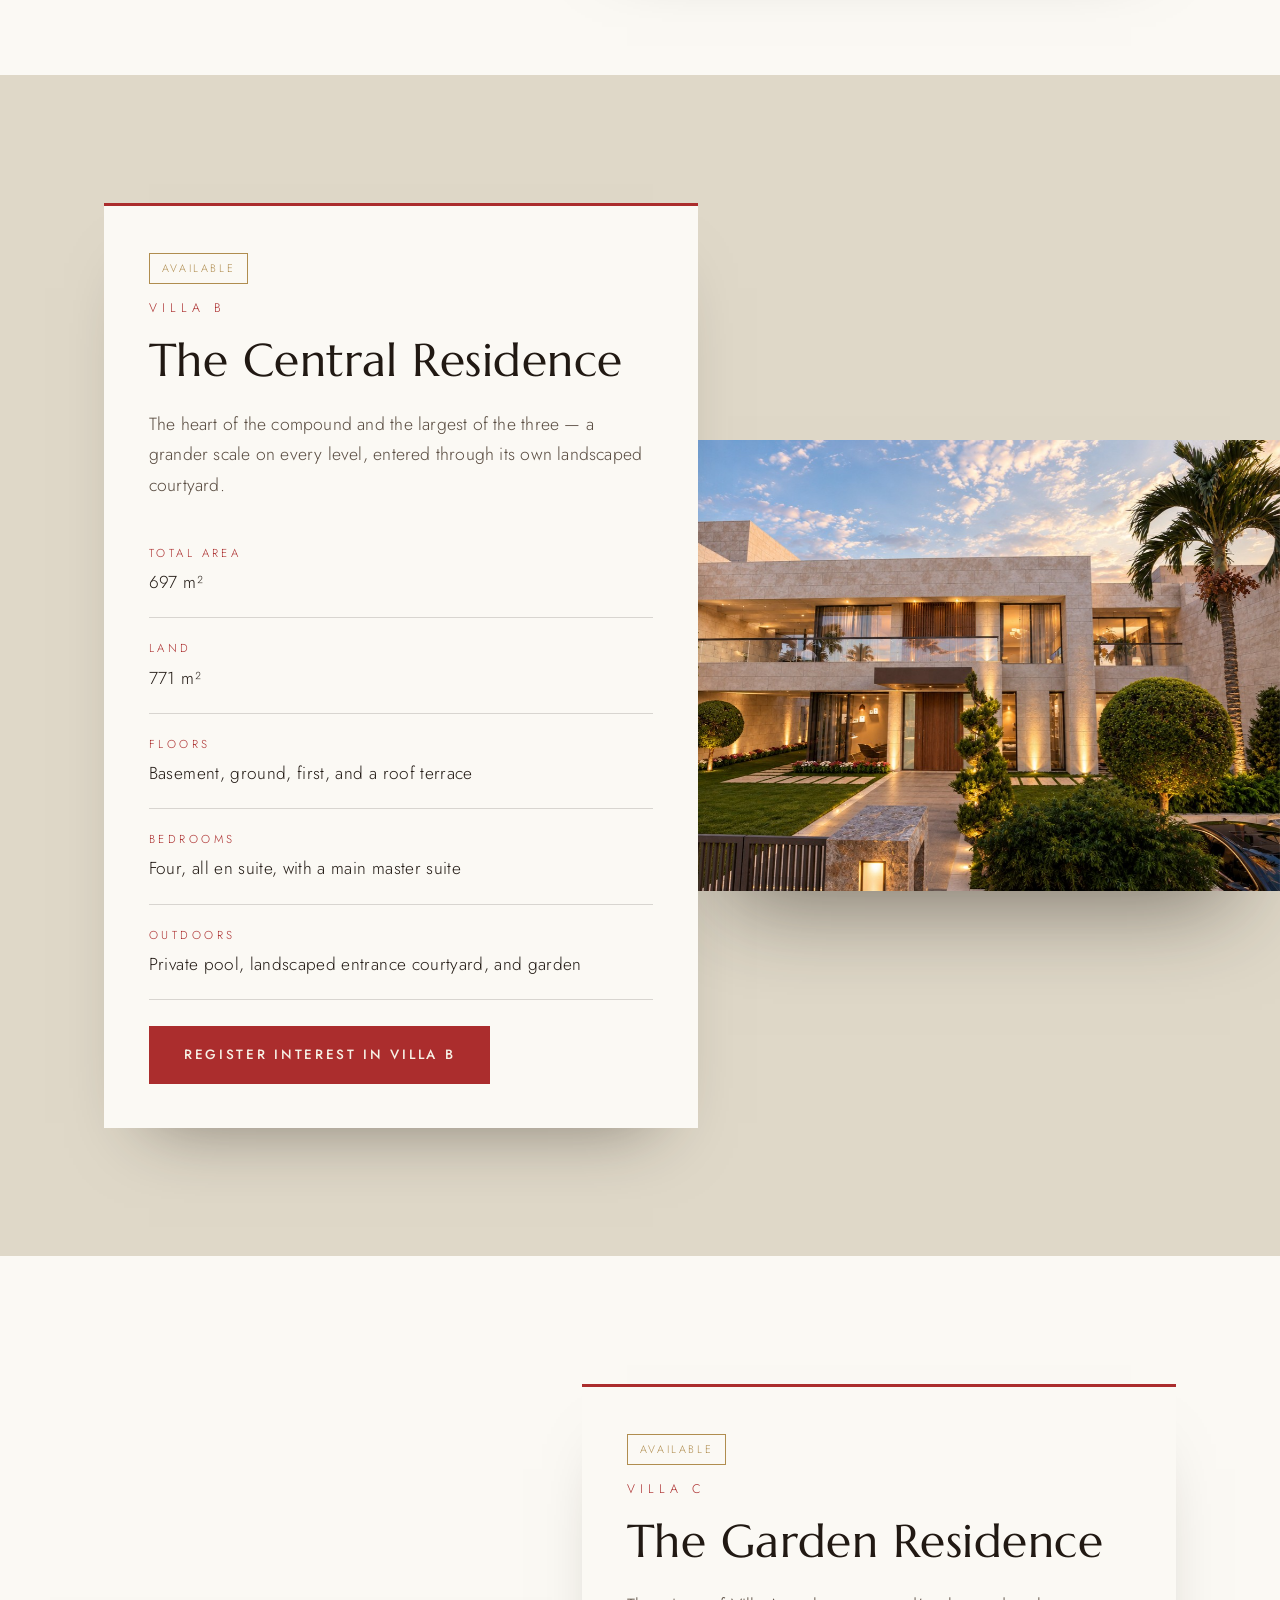
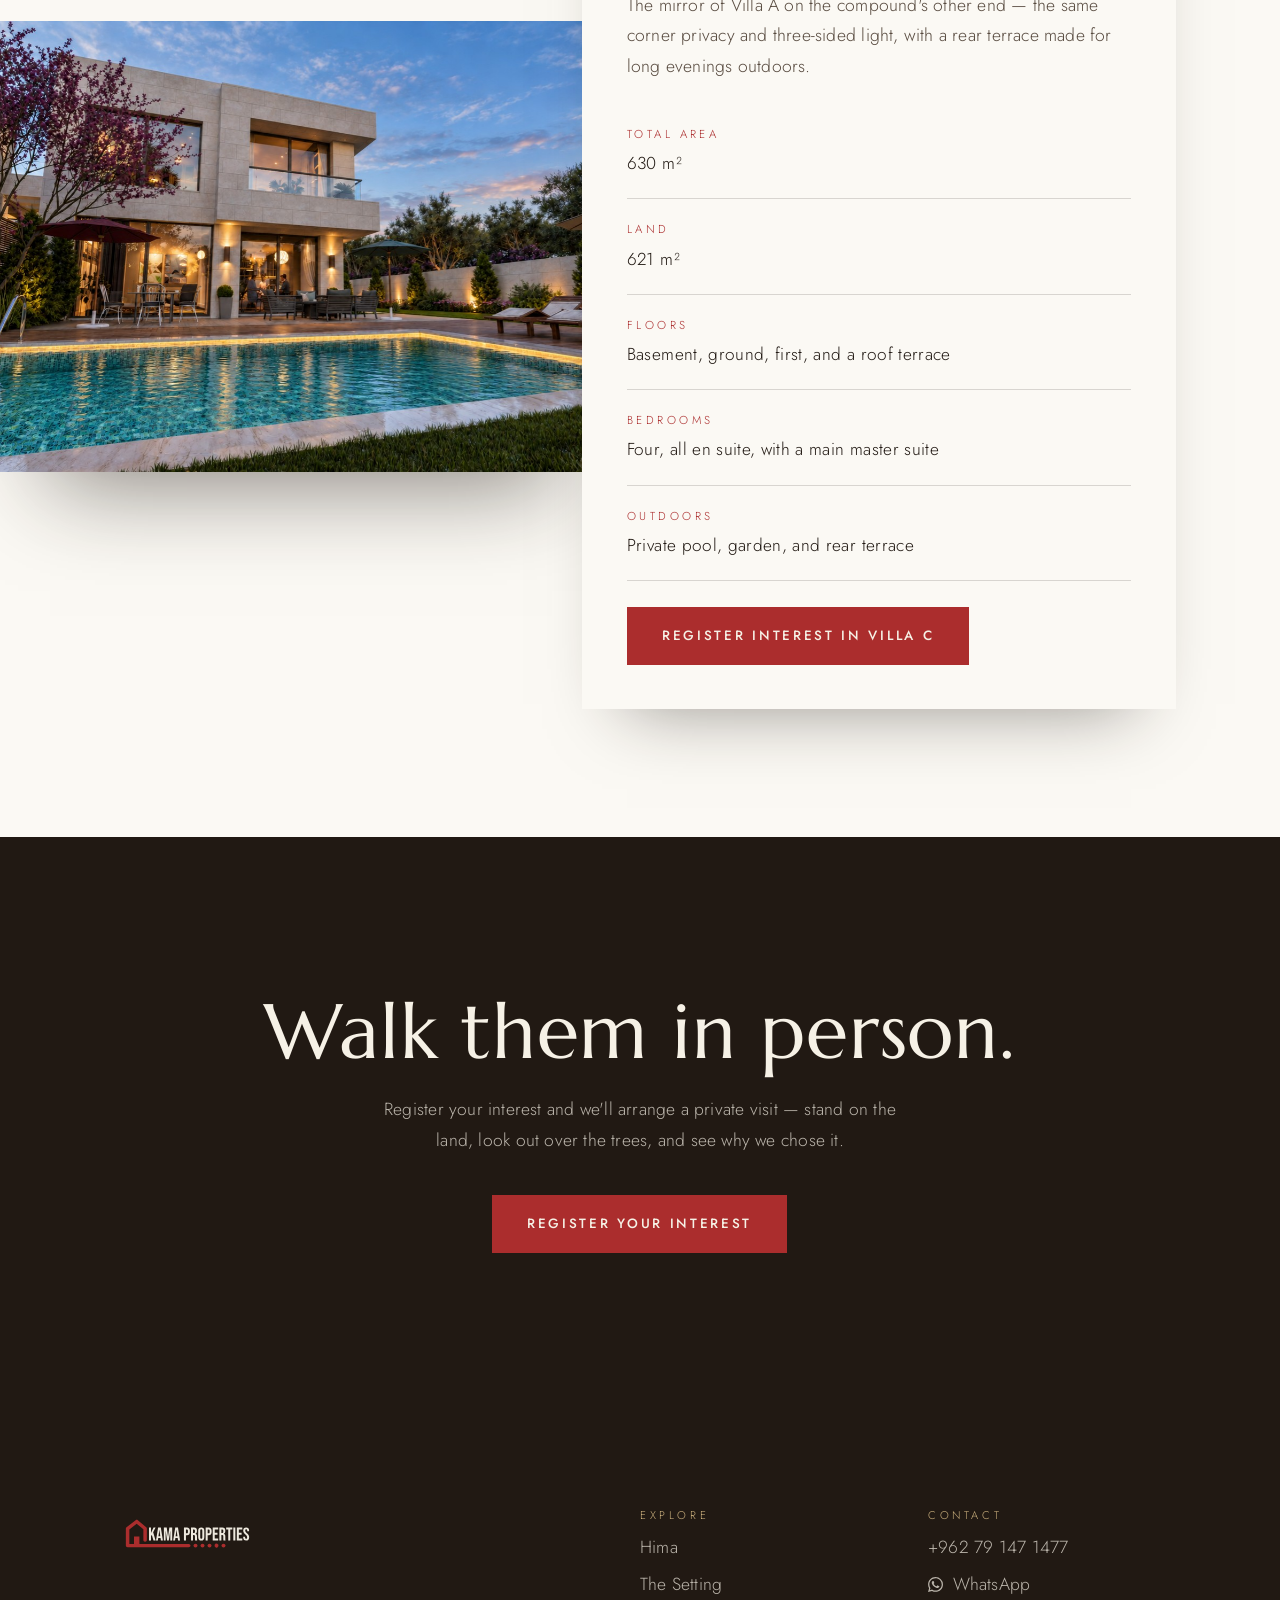
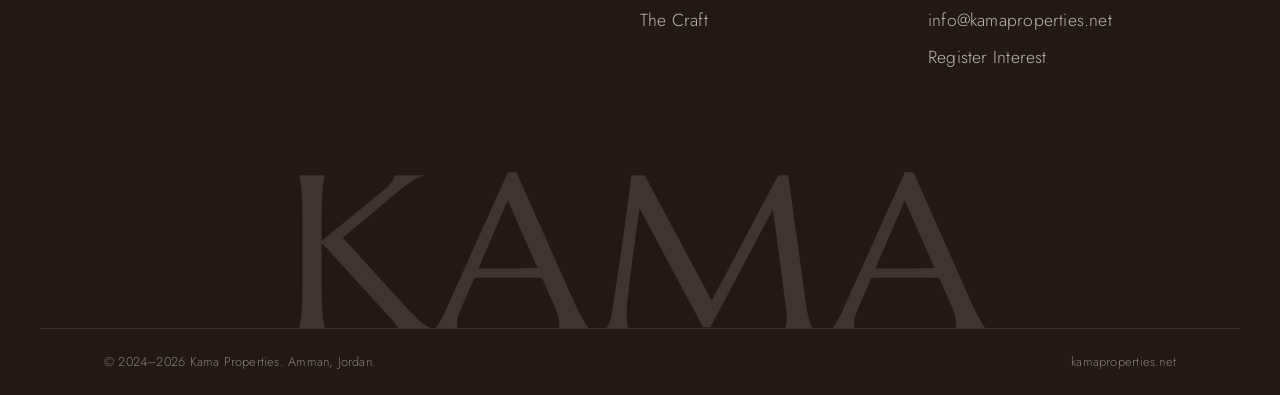
<file: projects.html>
<!DOCTYPE html>
<html lang="en">
<head>
<meta charset="UTF-8">
<meta name="viewport" content="width=device-width, initial-scale=1.0">
<title>The Residences — Hima حمى | Kama Properties</title>
<meta name="description" content="Villas A, B, and C of Hima — three private residences overlooking a forest of trees in Amman.">
<link rel="canonical" href="https://kamaproperties.net/projects.html">
<link rel="alternate" hreflang="en" href="https://kamaproperties.net/projects.html">
<link rel="alternate" hreflang="ar" href="https://kamaproperties.net/projects-ar.html">
<link rel="alternate" hreflang="x-default" href="https://kamaproperties.net/projects.html">
<link rel="preconnect" href="https://fonts.googleapis.com">
<link rel="preconnect" href="https://fonts.gstatic.com" crossorigin>
<link href="https://fonts.googleapis.com/css2?family=Marcellus&family=Jost:ital,wght@0,300;0,400;0,500;1,300&family=IBM+Plex+Sans+Arabic:wght@400;500;600&display=swap" rel="stylesheet">
<link rel="stylesheet" href="css/style-r6.css?v=3">
<link rel="stylesheet" href="css/v2-r13.css?v=6">
<link rel="icon" type="image/svg+xml" href="assets/logo-original.svg">
<script src="js/meta-pixel.js"></script>
</head>
<body class="v2 inner-page">
<a class="skip" href="#villa-a">Skip to content</a>
<div class="loader" aria-hidden="true">
  <div class="dots"><i></i><i></i><i></i><i></i><i></i></div>
  <div class="word">KAMA</div>
</div>

<header class="site-header">
  <div class="wrap bar">
    <a class="brand" href="index.html">
      <img class="logo-light" src="assets/logo-original-light.svg" alt="Kama Properties">
      <img class="logo-dark" src="assets/logo-original.svg" alt="">
    </a>
    <div class="head-right">
      <a class="lang-toggle" href="projects-ar.html" lang="ar">العربية</a>
      <button class="menu-btn" aria-expanded="false" aria-controls="overlay-menu">
        Menu
        <span class="lines"><span></span><span></span></span>
      </button>
    </div>
  </div>
</header>

<div class="overlay-menu" id="overlay-menu">
  <div class="inner">
    <nav aria-label="Main">
      <a href="index.html">Home</a>
      <a href="about.html">About Us</a>
      <a href="projects.html">The Residences</a>
      <a href="contact.html">Contact</a>
      <a href="index.html#interest">Register Interest</a>
    </nav>
    <div class="quick">
      <a href="tel:+962791471477" dir="ltr">+962 79 147 1477</a>
      <span class="dot" aria-hidden="true"></span>
      <a class="wa wa-only" href="https://wa.me/962791471477?text=Hello%2C%20I%20saw%20Hima%20on%20your%20website%20and%20would%20like%20to%20know%20more." target="_blank" rel="noopener" aria-label="WhatsApp"><svg class="wa-glyph" viewBox="0 0 24 24" fill="currentColor" aria-hidden="true" focusable="false" width="18" height="18"><path d="M17.472 14.382c-.297-.149-1.758-.867-2.03-.967-.273-.099-.471-.148-.67.15-.197.297-.767.966-.94 1.164-.173.199-.347.223-.644.075-.297-.15-1.255-.463-2.39-1.475-.883-.788-1.48-1.761-1.653-2.059-.173-.297-.018-.458.13-.606.134-.133.298-.347.446-.52.149-.174.198-.298.298-.497.099-.198.05-.371-.025-.52-.075-.149-.669-1.612-.916-2.207-.242-.579-.487-.5-.669-.51-.173-.008-.371-.01-.57-.01-.198 0-.52.074-.792.372-.272.297-1.04 1.016-1.04 2.479 0 1.462 1.065 2.875 1.213 3.074.149.198 2.096 3.2 5.077 4.487.709.306 1.262.489 1.694.625.712.227 1.36.195 1.871.118.571-.085 1.758-.719 2.006-1.413.248-.694.248-1.289.173-1.413-.074-.124-.272-.198-.57-.347m-5.421 7.403h-.004a9.87 9.87 0 01-5.031-1.378l-.361-.214-3.741.982.998-3.648-.235-.374a9.86 9.86 0 01-1.51-5.26c.001-5.45 4.436-9.884 9.888-9.884 2.64 0 5.122 1.03 6.988 2.898a9.825 9.825 0 012.893 6.994c-.003 5.45-4.437 9.884-9.885 9.884m8.413-18.297A11.815 11.815 0 0012.05 0C5.495 0 .16 5.335.157 11.892c0 2.096.547 4.142 1.588 5.945L.057 24l6.305-1.654a11.882 11.882 0 005.683 1.448h.005c6.554 0 11.89-5.335 11.893-11.893a11.821 11.821 0 00-3.48-8.413"/></svg></a>
    </div>
    <div class="side">
      <span class="k">Enquiries</span>
      <span dir="ltr">+962 79 147 1477</span><br>
      <a class="wa" href="https://wa.me/962791471477?text=Hello%2C%20I%20saw%20Hima%20on%20your%20website%20and%20would%20like%20to%20know%20more." target="_blank" rel="noopener"><svg class="wa-glyph" viewBox="0 0 24 24" fill="currentColor" aria-hidden="true" focusable="false" width="15" height="15"><path d="M17.472 14.382c-.297-.149-1.758-.867-2.03-.967-.273-.099-.471-.148-.67.15-.197.297-.767.966-.94 1.164-.173.199-.347.223-.644.075-.297-.15-1.255-.463-2.39-1.475-.883-.788-1.48-1.761-1.653-2.059-.173-.297-.018-.458.13-.606.134-.133.298-.347.446-.52.149-.174.198-.298.298-.497.099-.198.05-.371-.025-.52-.075-.149-.669-1.612-.916-2.207-.242-.579-.487-.5-.669-.51-.173-.008-.371-.01-.57-.01-.198 0-.52.074-.792.372-.272.297-1.04 1.016-1.04 2.479 0 1.462 1.065 2.875 1.213 3.074.149.198 2.096 3.2 5.077 4.487.709.306 1.262.489 1.694.625.712.227 1.36.195 1.871.118.571-.085 1.758-.719 2.006-1.413.248-.694.248-1.289.173-1.413-.074-.124-.272-.198-.57-.347m-5.421 7.403h-.004a9.87 9.87 0 01-5.031-1.378l-.361-.214-3.741.982.998-3.648-.235-.374a9.86 9.86 0 01-1.51-5.26c.001-5.45 4.436-9.884 9.888-9.884 2.64 0 5.122 1.03 6.988 2.898a9.825 9.825 0 012.893 6.994c-.003 5.45-4.437 9.884-9.885 9.884m8.413-18.297A11.815 11.815 0 0012.05 0C5.495 0 .16 5.335.157 11.892c0 2.096.547 4.142 1.588 5.945L.057 24l6.305-1.654a11.882 11.882 0 005.683 1.448h.005c6.554 0 11.89-5.335 11.893-11.893a11.821 11.821 0 00-3.48-8.413"/></svg>WhatsApp</a><br>
      info@kamaproperties.net<br>
      Amman, Jordan<br><br>
      <span class="k">Hours</span>
      Sunday – Thursday, 9:00 – 18:00
    </div>
  </div>
</div>

<section class="page-hero" style="padding-top:190px">
  <div class="wrap">
    <div class="elevation"><span class="dots"><i></i><i></i><i></i><i></i><i></i></span></div>
    <p class="kicker">Hima · <span lang="ar">حمى</span> — The Residences</p>
    <h1>Three chapters of one sanctuary.</h1>
    <p class="lede">Twin corner residences flank a grander central home. Each with its own walled garden, gated entrance, and private pool — each looking out over the trees.</p>
  </div>
</section>

<section class="section section--paper" id="villa-a">
  <div class="wrap">
    <div class="split editorial bleed-left">
      <div class="media reveal"><img src="assets/hima-a-hero-v4.jpg" alt="Villa A of Hima — exterior" style="object-position:50% 60%"></div>
      <div class="panel reveal">
        <span class="status-pill" style="display:inline-block;margin-bottom:14px">Available</span>
        <p class="kicker">Villa A</p>
        <h2>The Corner Residence</h2>
        <p class="lede" style="margin-bottom:22px">The right-hand residence — a full end position wrapped in garden, with the privacy of a single shared boundary and light on three sides.</p>
        <ul class="contact-list" style="margin-bottom:26px">
          <li><div class="k">Total area</div><div class="v">630 m&sup2;</div></li>
          <li><div class="k">Land</div><div class="v">612 m&sup2;</div></li>
          <li><div class="k">Floors</div><div class="v">Basement, ground, first, and a roof terrace</div></li>
          <li><div class="k">Bedrooms</div><div class="v">Four, all en suite, with a main master suite</div></li>
          <li><div class="k">Outdoors</div><div class="v">Private pool and walled garden with its own gated entrance</div></li>
        </ul>
        <span class="magnetic"><a class="btn btn-primary" href="index.html?villa=A#interest">Register Interest in Villa A</a></span>
      </div>
    </div>
  </div>
</section>

<section class="section section--deep" id="villa-b">
  <div class="wrap">
    <div class="split editorial bleed-right">
      <div class="panel reveal">
        <span class="status-pill" style="display:inline-block;margin-bottom:14px">Available</span>
        <p class="kicker">Villa B</p>
        <h2>The Central Residence</h2>
        <p class="lede" style="margin-bottom:22px">The heart of the compound and the largest of the three — a grander scale on every level, entered through its own landscaped courtyard.</p>
        <ul class="contact-list" style="margin-bottom:26px">
          <li><div class="k">Total area</div><div class="v">697 m&sup2;</div></li>
          <li><div class="k">Land</div><div class="v">771 m&sup2;</div></li>
          <li><div class="k">Floors</div><div class="v">Basement, ground, first, and a roof terrace</div></li>
          <li><div class="k">Bedrooms</div><div class="v">Four, all en suite, with a main master suite</div></li>
          <li><div class="k">Outdoors</div><div class="v">Private pool, landscaped entrance courtyard, and garden</div></li>
        </ul>
        <span class="magnetic"><a class="btn btn-primary" href="index.html?villa=B#interest">Register Interest in Villa B</a></span>
      </div>
      <div class="media reveal"><img src="assets/hima-b-hero-v4.jpg" alt="Villa B of Hima — exterior" style="object-position:50% 60%"></div>
    </div>
  </div>
</section>

<section class="section section--paper" id="villa-c">
  <div class="wrap">
    <div class="split editorial bleed-left">
      <div class="media reveal"><img src="assets/hima-c-hero-v4.jpg" alt="Villa C of Hima — exterior" style="object-position:50% 50%"></div>
      <div class="panel reveal">
        <span class="status-pill" style="display:inline-block;margin-bottom:14px">Available</span>
        <p class="kicker">Villa C</p>
        <h2>The Garden Residence</h2>
        <p class="lede" style="margin-bottom:22px">The mirror of Villa A on the compound's other end — the same corner privacy and three-sided light, with a rear terrace made for long evenings outdoors.</p>
        <ul class="contact-list" style="margin-bottom:26px">
          <li><div class="k">Total area</div><div class="v">630 m&sup2;</div></li>
          <li><div class="k">Land</div><div class="v">621 m&sup2;</div></li>
          <li><div class="k">Floors</div><div class="v">Basement, ground, first, and a roof terrace</div></li>
          <li><div class="k">Bedrooms</div><div class="v">Four, all en suite, with a main master suite</div></li>
          <li><div class="k">Outdoors</div><div class="v">Private pool, garden, and rear terrace</div></li>
        </ul>
        <span class="magnetic"><a class="btn btn-primary" href="index.html?villa=C#interest">Register Interest in Villa C</a></span>
      </div>
    </div>
  </div>
</section>

<section class="cta-panel">
  <h2 class="reveal">Walk them in person.</h2>
  <p class="reveal">Register your interest and we'll arrange a private visit — stand on the land, look out over the trees, and see why we chose it.</p>
  <span class="magnetic reveal"><a class="btn btn-primary" href="index.html#interest">Register Your Interest</a></span>
</section>

<footer class="footer-v2">
  <div class="grid">
    <div>
      <img src="assets/logo-original-light.svg" alt="Kama Properties" style="height:72px">
    </div>
    <div>
      <span class="k">Explore</span>
      <a href="index.html#hima">Hima</a>
      <a href="index.html#setting">The Setting</a>
      <a href="index.html#craft">The Craft</a>
    </div>
    <div>
      <span class="k">Contact</span>
      <a href="tel:+962791471477" dir="ltr">+962 79 147 1477</a>
      <a class="wa" href="https://wa.me/962791471477?text=Hello%2C%20I%20saw%20Hima%20on%20your%20website%20and%20would%20like%20to%20know%20more." target="_blank" rel="noopener"><svg class="wa-glyph" viewBox="0 0 24 24" fill="currentColor" aria-hidden="true" focusable="false" width="15" height="15"><path d="M17.472 14.382c-.297-.149-1.758-.867-2.03-.967-.273-.099-.471-.148-.67.15-.197.297-.767.966-.94 1.164-.173.199-.347.223-.644.075-.297-.15-1.255-.463-2.39-1.475-.883-.788-1.48-1.761-1.653-2.059-.173-.297-.018-.458.13-.606.134-.133.298-.347.446-.52.149-.174.198-.298.298-.497.099-.198.05-.371-.025-.52-.075-.149-.669-1.612-.916-2.207-.242-.579-.487-.5-.669-.51-.173-.008-.371-.01-.57-.01-.198 0-.52.074-.792.372-.272.297-1.04 1.016-1.04 2.479 0 1.462 1.065 2.875 1.213 3.074.149.198 2.096 3.2 5.077 4.487.709.306 1.262.489 1.694.625.712.227 1.36.195 1.871.118.571-.085 1.758-.719 2.006-1.413.248-.694.248-1.289.173-1.413-.074-.124-.272-.198-.57-.347m-5.421 7.403h-.004a9.87 9.87 0 01-5.031-1.378l-.361-.214-3.741.982.998-3.648-.235-.374a9.86 9.86 0 01-1.51-5.26c.001-5.45 4.436-9.884 9.888-9.884 2.64 0 5.122 1.03 6.988 2.898a9.825 9.825 0 012.893 6.994c-.003 5.45-4.437 9.884-9.885 9.884m8.413-18.297A11.815 11.815 0 0012.05 0C5.495 0 .16 5.335.157 11.892c0 2.096.547 4.142 1.588 5.945L.057 24l6.305-1.654a11.882 11.882 0 005.683 1.448h.005c6.554 0 11.89-5.335 11.893-11.893a11.821 11.821 0 00-3.48-8.413"/></svg>WhatsApp</a>
      <a href="mailto:info@kamaproperties.net">info@kamaproperties.net</a>
      <a href="index.html#interest">Register Interest</a>
    </div>
  </div>
  <div class="giant" aria-hidden="true">KAMA</div>
  <div class="base">
    <span>© 2024–<span class="yr">2026</span> Kama Properties. Amman, Jordan.</span>
    <span>kamaproperties.net</span>
  </div>
</footer>

<script src="js/cinema.js"></script>
<script src="js/v2-r6.js"></script>
<script>document.querySelectorAll(".yr").forEach(function(e){e.textContent=new Date().getFullYear()})</script>
</body>
</html>
</file>
<file: css/style-r6.css>
/* ============================================================
   KAMA PROPERTIES — kamaproperties.net
   Palette: Amman limestone at golden hour
   Display: Marcellus · Body: Almarai
   ============================================================ */

:root{
  --stone:      #EDE8DD;   /* limestone base */
  --stone-deep: #DFD8C8;   /* shadowed stone */
  --paper:      #FBF9F4;   /* card / panel */
  --ink:        #211913;   /* espresso */
  --ink-soft:   #574A3F;
  --oxblood:    #AB2D2D;   /* brand red, from the original logo */
  --oxblood-dk: #8C2426;
  --champagne:  #B08D4F;   /* gold accent — used sparingly */
  --champagne-lt:#CBB07E;
  --line:       rgba(33,25,19,.16);

  --font-display: "Marcellus", "Times New Roman", serif;
  --font-body: "Jost", "Segoe UI", system-ui, sans-serif;

  --max: 1200px;
  --pad: clamp(20px, 5vw, 64px);
  --bleed: calc((100vw - min(var(--max), 100vw)) / 2 + var(--pad)); /* distance from the wrap's content edge to the viewport edge */
}

*{ box-sizing:border-box; margin:0; padding:0; }
html{ scroll-behavior:smooth; }
body{
  font-family:var(--font-body);
  background:var(--stone);
  color:var(--ink);
  line-height:1.75;
  font-size:17.5px;
  font-weight:300;
  letter-spacing:.012em;
  -webkit-font-smoothing:antialiased;
}
img, svg, video{ display:block; max-width:100%; }
a{ color:inherit; text-decoration:none; }
ul{ list-style:none; }

h1,h2,h3,.display{ font-family:var(--font-display); font-weight:400; line-height:1.15; letter-spacing:.01em; }

.wrap{ max-width:var(--max); margin-inline:auto; padding-inline:var(--pad); }

/* ---------- Signature: the elevation line ----------
   The roofline from the Kama mark, drawn as a travelling rule
   that ends in the five dots. Used to open every section. */
.elevation{
  display:flex; align-items:flex-end; gap:0;
  height:26px; margin-bottom:26px;
}
.elevation::before{
  content:""; flex:0 0 auto; width:56px; height:100%;
  border-left:2px solid var(--oxblood);
  border-top:2px solid var(--oxblood);
  border-right:2px solid var(--oxblood);
  transform:perspective(60px) rotateX(14deg);
  transform-origin:bottom;
}
.elevation::after{
  content:""; flex:1 1 auto; height:2px; background:var(--oxblood);
  margin-bottom:0;
}
.elevation .dots{ display:flex; gap:9px; margin-left:14px; margin-bottom:-3px; }
.elevation .dots i{
  width:8px; height:8px; border-radius:50%; background:var(--oxblood);
}
.elevation .dots i:nth-child(2n){ background:var(--champagne); }

.elevation--light::before,
.elevation--light::after{ border-color:var(--stone); background:var(--stone); }
.elevation--light::after{ background:var(--stone); }
.elevation--light .dots i{ background:var(--stone); }
.elevation--light .dots i:nth-child(2n){ background:var(--champagne-lt); }

/* ---------- Header ---------- */
.site-header{
  position:sticky; top:0; z-index:60; 

  background:color-mix(in srgb, var(--stone) 88%, transparent);
  backdrop-filter:blur(12px);
  border-bottom:1px solid var(--line);
}
.site-header .bar{
  position:relative;
  display:flex; align-items:center; justify-content:space-between;
  gap:24px; padding-block:10px;
}
@media (min-width: 721px){
  .site-header .bar{ flex-direction:column; gap:10px; padding-block:18px 0; }
  .brand img{ height:161px; transition:height .45s var(--ease-lux, ease); }
  .nav{ padding-bottom:14px; }
  .site-header.scrolled .bar{ padding-block:10px 0; }
  .site-header.scrolled .brand img{ height:76px; }
}
.brand{ display:flex; align-items:center; gap:14px; }
.brand img{ height:100px; width:auto; }
.brand .word{
  font-family:var(--font-display);
  font-size:1.25rem; letter-spacing:.16em; text-transform:uppercase;
}
.brand .word small{
  display:block; font-family:var(--font-body); font-size:.62rem;
  letter-spacing:.42em; color:var(--champagne); text-transform:uppercase;
}
.nav{ display:flex; align-items:center; gap:clamp(16px,3vw,36px); }
.nav a{
  font-size:.82rem; font-weight:400; letter-spacing:.18em; text-transform:uppercase;
  color:var(--ink-soft); padding-block:6px; position:relative;
}
.nav a::after{
  content:""; position:absolute; left:0; right:100%; bottom:0;
  height:2px; background:var(--oxblood); transition:right .3s ease;
}
.nav a:hover::after, .nav a[aria-current="page"]::after{ right:0; }
.nav a[aria-current="page"]{ color:var(--ink); }
.nav .cta{
  border:1px solid var(--oxblood); color:var(--oxblood);
  padding:10px 22px; transition:background .25s, color .25s;
}
.nav .cta::after{ display:none; }
.nav .cta:hover{ background:var(--oxblood); color:var(--paper); }

.nav-toggle{ display:none; background:none; border:0; cursor:pointer; padding:8px; }
.nav-toggle span{ display:block; width:24px; height:2px; background:var(--ink); margin:5px 0; transition:.3s; }

/* ---------- Hero ---------- */
.hero{
  position:relative; min-height:min(92vh, 860px);
  display:flex; align-items:flex-end;
  color:var(--paper); overflow:hidden;
  background:var(--ink);
}
.hero video, .hero .poster{
  position:absolute; inset:0; width:100%; height:100%; object-fit:cover;
}
.hero::after{
  content:""; position:absolute; inset:0;
  background:linear-gradient(to top, rgba(23,16,9,.82) 0%, rgba(23,16,9,.25) 55%, rgba(23,16,9,.15) 100%);
}
.hero .wrap{ position:relative; z-index:2; width:100%; padding-block:clamp(48px,8vh,96px); }
.hero .eyebrow{
  font-size:.92rem; font-weight:700; letter-spacing:.42em; text-transform:uppercase;
  color:#EBD4A0; margin-bottom:18px;
  text-shadow:0 1px 3px rgba(0,0,0,.55), 0 2px 18px rgba(0,0,0,.45);
}
.hero h1{
  font-size:clamp(2.4rem, 5.6vw, 4.6rem);
  max-width:16ch; margin-bottom:22px; color:#F6F1E6;
}
.hero p{ max-width:52ch; color:rgba(248,244,235,.95); margin-bottom:34px; font-size:1.05rem; font-weight:400; text-shadow:0 1px 3px rgba(0,0,0,.45), 0 2px 14px rgba(0,0,0,.35); }
.hero-actions{ display:flex; flex-wrap:wrap; gap:16px; }

.btn{
  display:inline-block; font-family:var(--font-body); font-weight:500;
  font-size:.84rem; letter-spacing:.2em; text-transform:uppercase;
  padding:16px 34px; border:1px solid transparent; cursor:pointer;
  transition:background .25s, color .25s, border-color .25s;
}
.btn-primary{ background:var(--oxblood); color:#F6F1E6; }
.btn-primary:hover{ background:var(--oxblood-dk); }
.btn-ghost{ border-color:rgba(246,241,230,.55); color:#F6F1E6; }
.btn-ghost:hover{ border-color:var(--champagne-lt); color:var(--champagne-lt); }
.btn-dark{ background:var(--ink); color:var(--paper); }
.btn-dark:hover{ background:#000; }

/* ---------- Sections ---------- */
.section{ padding-block:clamp(72px,10vw,128px); }
.section--paper{ background:var(--paper); }
.section--deep{ background:var(--stone-deep); }
.section--ink{ background:var(--ink); color:var(--stone); }

.kicker{
  font-size:.78rem; letter-spacing:.4em; text-transform:uppercase;
  color:var(--oxblood); margin-bottom:14px;
}
.section--ink .kicker{ color:var(--champagne-lt); }
.section h2{ font-size:clamp(1.9rem,3.6vw,2.9rem); max-width:22ch; margin-bottom:22px; }
.lede{ font-size:1.1rem; color:var(--ink-soft); max-width:62ch; }
.section--ink .lede{ color:rgba(237,232,221,.8); }

.split{ display:grid; grid-template-columns:1fr 1fr; gap:clamp(32px,6vw,84px); align-items:center; }
.split .media{ border:none; box-shadow:0 60px 90px -50px rgba(33,25,19,.55); }
/* images that run to the viewport edge */
.bleed-right .media{ margin-right:calc(-1 * var(--bleed)); }
.bleed-left .media{ margin-left:calc(-1 * var(--bleed)); }
/* editorial overlap: text panel rides over its image */
.editorial{ align-items:center; }
.editorial .panel{
  background:var(--paper); padding:clamp(28px,3.5vw,52px);
  position:relative; z-index:2;
  box-shadow:0 40px 70px -45px rgba(33,25,19,.5);
  border-top:3px solid var(--oxblood);
}
@media (min-width: 961px){
  .editorial .media + .panel{ margin-left:-96px; }
  .editorial .panel:first-child{ margin-right:-96px; }
}
.split .media svg, .split .media img{ width:100%; height:auto; }

/* stats strip */
.figures{ display:grid; grid-template-columns:repeat(3,1fr); gap:2px; background:var(--line); border:1px solid var(--line); margin-top:56px; }
.figures div{ background:var(--paper); padding:32px 28px; }
.figures .num{ font-family:var(--font-display); font-size:2.4rem; color:var(--oxblood); }
.figures .lbl{ font-size:.8rem; letter-spacing:.22em; text-transform:uppercase; color:var(--ink-soft); }

/* villa cards */
.villas{ display:grid; grid-template-columns:repeat(3,1fr); gap:28px; margin-top:56px; }
.villa-card{
  background:var(--paper); border:none;
  box-shadow:0 30px 60px -40px rgba(33,25,19,.45);
  display:flex; flex-direction:column; transition:transform .3s ease, box-shadow .3s ease;
}
.villa-card:hover{ transform:translateY(-6px); box-shadow:0 24px 48px -24px rgba(33,25,19,.35); }
.villa-card .media{ aspect-ratio:4/3; overflow:hidden; }
.villa-card .media svg{ width:100%; height:100%; }
.villa-card .body{ padding:26px 26px 30px; display:flex; flex-direction:column; gap:12px; flex:1; }
.villa-card h3{ font-size:1.4rem; }
.villa-card .meta{ display:flex; flex-wrap:wrap; gap:8px 20px; font-size:.86rem; font-weight:300; letter-spacing:.08em; color:var(--ink-soft); }
.villa-card .meta span{ display:inline-flex; align-items:center; gap:8px; }
.villa-card .meta span::before{ content:""; width:6px; height:6px; border-radius:50%; background:var(--champagne); }
.villa-card .link{
  margin-top:auto; align-self:flex-start;
  font-size:.8rem; letter-spacing:.22em; text-transform:uppercase; color:var(--oxblood);
  border-bottom:1px solid var(--oxblood); padding-bottom:3px;
}
.status-pill{
  align-self:flex-start; font-size:.68rem; letter-spacing:.24em; text-transform:uppercase;
  color:var(--champagne); border:1px solid var(--champagne); padding:5px 12px;
}

/* pillars */
.pillars{ display:grid; grid-template-columns:repeat(3,1fr); gap:clamp(24px,4vw,48px); margin-top:56px; }
.pillar h3{ font-size:1.25rem; margin-bottom:10px; }
.pillar p{ color:var(--ink-soft); font-size:.98rem; }
.pillar .glyph{
  width:52px; height:52px; border:1px solid var(--oxblood); border-radius:50%;
  display:grid; place-items:center; margin-bottom:18px;
  font-family:var(--font-display); color:var(--oxblood); font-size:1.2rem;
}

/* quote band */
.quote-band blockquote{
  font-family:var(--font-display);
  font-size:clamp(1.5rem,3vw,2.3rem); line-height:1.4; max-width:26ch;
}
.quote-band cite{
  display:block; margin-top:26px; font-family:var(--font-body); font-style:normal;
  font-size:.8rem; letter-spacing:.32em; text-transform:uppercase; color:#E3C98F;
}

.quote-band--photo{
  background:
    linear-gradient(rgba(23,16,9,.8), rgba(23,16,9,.8)),
    url('../assets/hero-dusk.jpg') center 30%/cover no-repeat;
}

/* villa B: an image on each side of the text */
.triptych{ display:grid; grid-template-columns:1fr; gap:clamp(24px,4vw,48px); align-items:center; }
.triptych .media{ border:none; box-shadow:0 60px 90px -50px rgba(33,25,19,.55); }
@media (min-width: 961px){
  .triptych{ grid-template-columns:1.08fr 0.92fr 1.08fr; }
  .triptych .media:first-child{ margin-left:calc(-1 * var(--bleed)); }
  .triptych .media:last-child{ margin-right:calc(-1 * var(--bleed)); }
  .triptych .panel{ margin-inline:-70px; }
}

/* the setting: full-bleed nature band */
.setting-band{
  position:relative; min-height:min(88vh, 780px);
  display:flex; align-items:flex-end;
  color:#F6F1E6;
  background:
    linear-gradient(to top, rgba(23,16,9,.82) 0%, rgba(23,16,9,.2) 55%, rgba(23,16,9,.28) 100%),
    url('../assets/setting-forest.jpg') center 40%/cover no-repeat;
}
.setting-band .wrap{ padding-block:clamp(56px,9vh,110px); }
.setting-band .kicker{ color:var(--champagne-lt); }
.setting-band h2{ font-size:clamp(2.2rem,4.6vw,3.8rem); color:#F6F1E6; max-width:16ch; }
.setting-band .lede{ color:rgba(246,241,230,.88); }

/* ---------- Forms ---------- */
.form-shell{
  background:var(--paper); border:1px solid var(--line);
  padding:clamp(28px,4vw,56px);
}
.form-grid{ display:grid; grid-template-columns:1fr 1fr; gap:22px 26px; }
.field{ display:flex; flex-direction:column; gap:8px; }
.field--full{ grid-column:1 / -1; }
.field label{
  font-size:.74rem; font-weight:500; letter-spacing:.24em; text-transform:uppercase; color:var(--ink-soft);
}
.field input, .field select, .field textarea{
  font-family:var(--font-body); font-size:1rem; color:var(--ink);
  background:var(--stone); border:1px solid var(--line);
  padding:14px 16px; border-radius:0; width:100%;
}
.field textarea{ min-height:130px; resize:vertical; }
.field input:focus, .field select:focus, .field textarea:focus{
  outline:2px solid var(--champagne); outline-offset:1px; border-color:var(--champagne);
}
.form-foot{ display:flex; flex-wrap:wrap; align-items:center; gap:20px; margin-top:30px; }
.form-note{ font-size:.85rem; color:var(--ink-soft); max-width:44ch; }
.form-success{
  display:none; margin-top:24px; padding:18px 22px;
  background:#EFF3E8; border:1px solid #9AAD7F; color:#3D4A2C; font-size:.95rem;
}
.form-success.show{ display:block; }

/* contact layout */
.contact-grid{ display:grid; grid-template-columns:0.85fr 1.15fr; gap:clamp(32px,5vw,72px); align-items:start; }
.contact-list li{ padding:20px 0; border-bottom:1px solid var(--line); }
.contact-list .k{ font-size:.72rem; letter-spacing:.3em; text-transform:uppercase; color:var(--oxblood); margin-bottom:4px; }
.contact-list .v{ font-size:1.08rem; font-weight:300; letter-spacing:.02em; }
.contact-list .v strong{ font-family:var(--font-display); font-weight:400; font-size:1.15em; letter-spacing:.03em; }

/* paired call-to-action buttons: even gap side by side, and when they
   stack on small screens they breathe instead of touching */
.cta-row{
  display:flex; flex-wrap:wrap; gap:14px; justify-content:center; align-items:center;
}
.cta-row .btn{ margin:0; }
@media (max-width:520px){
  .cta-row{ flex-direction:column; }
  .cta-row .btn{ width:100%; max-width:340px; text-align:center; }
}

/* ---------- Footer ---------- */
.site-footer{ background:var(--ink); color:var(--stone); padding-block:64px 36px; }
.site-footer .top{
  display:flex; flex-wrap:wrap; justify-content:space-between; gap:36px;
  padding-bottom:44px; border-bottom:1px solid rgba(237,232,221,.14);
}
.site-footer .brand img{ height:96px; }
.site-footer .word{ color:var(--stone); }
.site-footer nav{ display:flex; gap:28px; flex-wrap:wrap; align-items:center; }
.site-footer nav a{ font-size:.8rem; letter-spacing:.2em; text-transform:uppercase; color:rgba(237,232,221,.7); }
.site-footer nav a:hover{ color:var(--champagne-lt); }
.site-footer .base{
  display:flex; flex-wrap:wrap; justify-content:space-between; gap:12px;
  padding-top:26px; font-size:.8rem; color:rgba(237,232,221,.55);
}

/* ---------- Reveal on scroll ---------- */
.reveal{ opacity:0; transform:translateY(24px); transition:opacity .7s ease, transform .7s ease; }
.reveal.in{ opacity:1; transform:none; }

/* ---------- Page hero (interior pages) ---------- */
.page-hero{ padding-block:clamp(64px,9vw,110px) clamp(40px,6vw,72px); }
.page-hero h1{ font-size:clamp(2.2rem,4.6vw,3.6rem); margin-bottom:16px; }

/* ---------- Responsive ---------- */
@media (max-width: 960px){
  .split, .contact-grid{ grid-template-columns:1fr; }
  .villas{ grid-template-columns:1fr 1fr; }
  .pillars{ grid-template-columns:1fr; }
}
@media (max-width: 720px){
  .site-header{ position:sticky; }
  .nav{
    position:absolute; top:100%; left:0; right:0; background:var(--paper);
    flex-direction:column; align-items:flex-start; gap:0;
    border-bottom:0;
    max-height:0; overflow:hidden; transition:max-height .35s ease;
    padding-inline:var(--pad);
  }
  .nav.open{ border-bottom:1px solid var(--line); }
  .nav.open{ max-height:420px; }
  .nav a{ padding:16px 0; width:100%; border-bottom:1px solid var(--line); }
  .nav .cta{ margin-block:16px; text-align:center; }
  .nav-toggle{ display:block; }
  .villas{ grid-template-columns:1fr; }
  .figures{ grid-template-columns:1fr; }
  .form-grid{ grid-template-columns:1fr; }
}

@media (prefers-reduced-motion: reduce){
  html{ scroll-behavior:auto; }
  .reveal{ opacity:1; transform:none; transition:none; }
  .villa-card{ transition:none; }
}

/* ============================================================
   Motion refinement — cinematic reveals & easing
   ============================================================ */
:root{ --ease-lux: cubic-bezier(0.22, 1, 0.36, 1); }

.reveal{
  opacity:0; transform:translateY(34px);
  transition:opacity 1.1s var(--ease-lux), transform 1.1s var(--ease-lux);
  transition-delay:var(--d, 0s);
  will-change:opacity, transform;
}
.reveal.in{ opacity:1; transform:none; }

/* images unveil with a soft settle from a slight zoom */
.media, .villa-card .media{ overflow:hidden; }
.media img, .villa-card .media img{
  transform:scale(1.07);
  transition:transform 1.6s var(--ease-lux);
  will-change:transform;
}
.reveal.in img, .villa-card.in .media img{ transform:scale(1); }
.villa-card .media img{ height:100%; width:100%; object-fit:cover; }
.villa-card:hover .media img{ transform:scale(1.045); }

/* hero: slow cinematic drift + parallax hook */
.hero video, .hero .poster{
  transform:scale(1.08) translateY(calc(var(--parallax, 0) * 1px));
  animation:heroDrift 22s var(--ease-lux) forwards;
}
@keyframes heroDrift{
  from{ transform:scale(1.14) translateY(calc(var(--parallax, 0) * 1px)); }
  to{ transform:scale(1.08) translateY(calc(var(--parallax, 0) * 1px)); }
}
.hero .wrap > *{
  opacity:0; transform:translateY(26px);
  animation:heroRise 1.2s var(--ease-lux) forwards;
}
.hero .eyebrow{ animation-delay:.15s }
.hero h1{ animation-delay:.3s }
.hero p{ animation-delay:.45s }
.hero .hero-actions{ animation-delay:.6s }
@keyframes heroRise{ to{ opacity:1; transform:none; } }

/* header refinement on scroll */
.site-header{ transition:box-shadow .4s ease, background .4s ease; }
.site-header.scrolled{ box-shadow:0 12px 32px -20px rgba(33,25,19,.4); }

/* buttons: soft press + sheen */
.btn{ transition:background .3s var(--ease-lux), color .3s, border-color .3s, transform .25s var(--ease-lux), box-shadow .3s; }
.btn:hover{ transform:translateY(-2px); box-shadow:0 14px 28px -16px rgba(33,25,19,.45); }
.btn:active{ transform:translateY(0); }

.elevation::after{
  transform:scaleX(0); transform-origin:left;
  transition:transform 1.4s var(--ease-lux) .2s;
}
.reveal.in.elevation::after, .elevation.in::after{ transform:scaleX(1); }

@media (prefers-reduced-motion: reduce){
  .reveal, .media img, .villa-card .media img{ transition:none; opacity:1; transform:none; }
  .hero video, .hero .poster, .hero .wrap > *{ animation:none; opacity:1; transform:none; }
  .elevation::after{ transform:none; transition:none; }
}


/* ============================================================
   Arabic version — typography & RTL layout
   ============================================================ */
.nav .lang{ font-weight:500; color:var(--oxblood); }

[dir="rtl"] *{ letter-spacing:0 !important; }
[dir="rtl"] body{ font-family:"IBM Plex Sans Arabic","Segoe UI",system-ui,sans-serif; font-weight:300; line-height:1.95; }
[dir="rtl"] h1, [dir="rtl"] h2, [dir="rtl"] h3, [dir="rtl"] .display,
[dir="rtl"] .figures .num{ font-family:"IBM Plex Sans Arabic",sans-serif; font-weight:600; line-height:1.4; }
[dir="rtl"] .btn, [dir="rtl"] .kicker, [dir="rtl"] .field label{ font-weight:700; }
[dir="rtl"] .cinema h1{ font-family:"IBM Plex Sans Arabic",sans-serif; font-weight:500; }   /* .cinema h1 outranks the rule above; keep the Arabic face, one step lighter */
[dir="rtl"] .quote-band blockquote{ font-family:"IBM Plex Sans Arabic",sans-serif; font-weight:300; line-height:1.8; }

/* flip the edge bleeds and overlaps */
[dir="rtl"] .bleed-right .media{ margin-right:0; margin-left:calc(-1 * var(--bleed)); }
[dir="rtl"] .bleed-left .media{ margin-left:0; margin-right:calc(-1 * var(--bleed)); }
@media (min-width: 961px){
  [dir="rtl"] .editorial .media + .panel{ margin-left:0; margin-right:-96px; }
  [dir="rtl"] .editorial .panel:first-child{ margin-right:0; margin-left:-96px; }
  [dir="rtl"] .triptych .media:first-child{ margin-left:0; margin-right:calc(-1 * var(--bleed)); }
  [dir="rtl"] .triptych .media:last-child{ margin-right:0; margin-left:calc(-1 * var(--bleed)); }
}
[dir="rtl"] .elevation::before{ border-right:2px solid var(--oxblood); }

/* ============================================================
   Hima Cinema — coded hero animation (rebuilt clean, single source)
   ============================================================ */
.cinema{
  position:relative; min-height:min(100vh, 960px);
  display:flex; align-items:flex-end;
  overflow:hidden; background:var(--ink); color:#F6F1E6;
}
.cinema .scene{ position:absolute; inset:0; opacity:0; z-index:0; transition:none; pointer-events:none; }
.cinema .scene.exit{ opacity:1; z-index:1; }
.cinema .scene.active{ opacity:1; z-index:2; transition:opacity 2.2s cubic-bezier(.4,0,.2,1); }
.cinema .scene img, .cinema .scene video{
  width:100%; height:100%; object-fit:cover; will-change:transform; transform:scale(1.06);
}
.cinema .scene.has-video img{ display:none; }
.cinema .scene.has-video.active video{ animation:none !important; transform:none; }
.cinema .scene.active img, .cinema .scene.exit img{
  animation-duration:10.6s; animation-timing-function:linear; animation-fill-mode:forwards;
}
.cinema .scene.active[data-move="in"] img,  .cinema .scene.exit[data-move="in"] img { animation-name:cinIn; }
.cinema .scene.active[data-move="out"] img, .cinema .scene.exit[data-move="out"] img{ animation-name:cinOut; }
@keyframes cinIn { from{ transform:scale(1.06); } to{ transform:scale(1.14); } }
@keyframes cinOut{ from{ transform:scale(1.14); } to{ transform:scale(1.06); } }

.cinema::after{
  content:""; position:absolute; inset:0; z-index:2; pointer-events:none;
  background:linear-gradient(to top, rgba(23,16,9,.82) 0%, rgba(23,16,9,.22) 55%, rgba(23,16,9,.18) 100%);
}
.cinema-cover{
  position:absolute; inset:0; z-index:7; background:var(--ink);
  opacity:1; transition:opacity 1.4s cubic-bezier(.4,0,.2,1); pointer-events:none;
}
.cinema.ready .cinema-cover{ opacity:0; }
.cinema-atmo{ position:absolute; inset:0; z-index:3; pointer-events:none; opacity:0; transition:opacity 2s ease; }
.cinema.is-dusk .cinema-atmo{ opacity:.55; }

.cinema .wrap{
  position:relative; z-index:4; width:100%;
  padding-block:clamp(48px,8vh,96px) clamp(96px,13vh,150px);
}
.cinema h1{
  font-family:var(--font-display); font-weight:400;
  font-size:clamp(2.35rem, 4.8vw, 4.2rem); max-width:18ch;
  line-height:1.18; letter-spacing:.02em;
  margin-bottom:22px; color:#FBF7EC;
  text-shadow:0 2px 16px rgba(0,0,0,.28);   /* one soft shadow: the hard edge read as extra weight */
}
.cinema p.lead{
  max-width:52ch; color:rgba(248,244,235,.95); margin-bottom:34px;
  font-size:1.05rem; font-weight:400;
  text-shadow:0 1px 3px rgba(0,0,0,.45), 0 2px 14px rgba(0,0,0,.35);
}

.cinema-progress{
  position:absolute; z-index:5;
  inset-inline-end:clamp(20px,4vw,56px); bottom:clamp(24px,5vh,56px);
  display:flex; gap:10px;
}
.cinema-progress button{
  width:44px; height:3px; border:0; padding:0; cursor:pointer;
  background:rgba(246,241,230,.28); position:relative; overflow:hidden;
  transition:background .3s;
}
.cinema-progress button:hover{ background:rgba(246,241,230,.5); }
.cinema-progress button::after{
  content:""; position:absolute; inset:0; background:var(--champagne-lt);
  transform:scaleX(0); transform-origin:left;
}
[dir="rtl"] .cinema-progress button::after{ transform-origin:right; }
.cinema-progress button.active::after{ animation:segFill var(--t,7600ms) linear forwards; }
.cinema-progress button.done::after{ animation:none; transform:scaleX(1); }
@keyframes segFill{ from{ transform:scaleX(0); } to{ transform:scaleX(1); } }

.cinema-scroll{
  position:absolute; z-index:5; left:50%; transform:translateX(-50%); bottom:14px;
  display:flex; flex-direction:column; align-items:center; gap:8px;
  color:rgba(246,241,230,.75); font-size:.68rem; letter-spacing:.3em; text-transform:uppercase;
  text-decoration:none;
}
[dir="rtl"] .cinema-scroll{ letter-spacing:0; }
.cinema-scroll::after{
  content:""; width:1px; height:34px;
  background:linear-gradient(to bottom, rgba(246,241,230,.8), transparent);
  animation:scrollPulse 2.2s ease-in-out infinite;
}
@keyframes scrollPulse{ 0%,100%{ transform:scaleY(.4); transform-origin:top; opacity:.5 } 50%{ transform:scaleY(1); opacity:1 } }

@media (max-width:720px){
  .cinema-progress{ inset-inline-end:auto; inset-inline-start:var(--pad); }
  .cinema-scroll{ display:none; }
}
@media (prefers-reduced-motion: reduce){
  .cinema .scene.active img{ animation:none; transform:scale(1.06); }
  .cinema-progress button.active::after{ animation:none; transform:scaleX(1); }
  .cinema-scroll::after{ animation:none; }
}
</file>
<file: css/v2-r13.css>
/* ============================================================
   KAMA V2 — flagship layer over the proven base system
   ============================================================ */

/* ---------- preloader: the brand breathes in ---------- */
.loader{
  position:fixed; inset:0; z-index:200; background:var(--ink);
  display:flex; flex-direction:column; align-items:center; justify-content:center; gap:26px;
  transition:opacity .9s cubic-bezier(.4,0,.2,1), visibility .9s;
}
.loader.lift{ opacity:0; visibility:hidden; }
.loader .dots{ display:flex; gap:14px; }
.loader .dots i{
  width:10px; height:10px; border-radius:50%; background:var(--stone);
  animation:dotBreath 1.4s ease-in-out infinite;
}
.loader .dots i:nth-child(2){ background:var(--champagne); animation-delay:.12s }
.loader .dots i:nth-child(3){ animation-delay:.24s }
.loader .dots i:nth-child(4){ background:var(--champagne); animation-delay:.36s }
.loader .dots i:nth-child(5){ animation-delay:.48s }
@keyframes dotBreath{ 0%,100%{ transform:scale(1); opacity:.5 } 50%{ transform:scale(1.5); opacity:1 } }
.loader .word{
  font-family:var(--font-display); letter-spacing:.5em; text-indent:.5em;
  color:var(--stone); font-size:1.1rem;
}

/* ---------- header v2: light over the hero, limestone after ---------- */
.v2 .site-header{
  position:fixed; top:0; left:0; right:0; background:transparent;
  border-bottom:1px solid transparent; backdrop-filter:none;
  transition:background .5s ease, border-color .5s ease;
}
.v2 .site-header .bar{ flex-direction:row; justify-content:space-between; padding-block:14px; }
.v2 .brand img{ height:128px; transition:height .45s var(--ease-lux); }
.v2 .site-header.solid{
  background:rgba(237,232,221,.95);
  background:color-mix(in srgb, var(--stone) 92%, transparent);
  border-color:var(--line); backdrop-filter:blur(12px);
}
.v2 .site-header.solid .brand img{ height:84px; }
.menu-btn{
  display:flex; align-items:center; gap:14px; cursor:pointer;
  background:none; border:0; color:var(--stone);
  font-family:var(--font-body); font-weight:500;
  font-size:.95rem; letter-spacing:.3em; text-transform:uppercase;
  transition:color .4s;
}
.v2 .site-header.solid .menu-btn{ color:var(--ink); }
.menu-btn .lines{ display:flex; flex-direction:column; gap:5px; }
.menu-btn .lines span{ display:block; width:34px; height:2px; background:currentColor; transition:transform .35s var(--ease-lux), opacity .35s; }
.menu-open .menu-btn{ color:var(--stone); }
.menu-open .menu-btn .lines span:first-child{ transform:translateY(3.5px) rotate(45deg); }
.menu-open .menu-btn .lines span:last-child{ transform:translateY(-3.5px) rotate(-45deg); }

/* fullscreen overlay menu */
.overlay-menu{
  position:fixed; inset:0; z-index:90; background:var(--ink); color:var(--stone);
  display:flex; align-items:flex-end;
  clip-path:inset(0 0 100% 0);
  transition:clip-path .8s cubic-bezier(.76,0,.24,1);
}
.menu-open .overlay-menu{ clip-path:inset(0 0 0% 0); }
.overlay-menu .inner{
  width:100%; max-width:var(--max); margin-inline:auto; padding:0 var(--pad) clamp(48px,8vh,96px);
  display:grid; grid-template-columns:1.4fr .6fr; gap:48px; align-items:end;
}
.overlay-menu nav a{
  display:block; font-family:var(--font-display);
  font-size:clamp(2.6rem,7vw,5rem); line-height:1.14; color:var(--stone);
  opacity:0; transform:translateY(40px);
  transition:opacity .6s var(--ease-lux), transform .6s var(--ease-lux), color .3s;
}
.menu-open .overlay-menu nav a{ opacity:1; transform:none; }
.overlay-menu nav a:hover{ color:var(--champagne-lt); }
.overlay-menu nav a:nth-child(2){ transition-delay:.06s } .overlay-menu nav a:nth-child(3){ transition-delay:.12s }
.overlay-menu nav a:nth-child(4){ transition-delay:.18s } .overlay-menu nav a:nth-child(5){ transition-delay:.24s }
.overlay-menu .side{ font-size:.9rem; color:rgba(237,232,221,.65); line-height:2; }
.overlay-menu .side .k{ color:var(--champagne-lt); letter-spacing:.3em; text-transform:uppercase; font-size:.7rem; display:block; margin-bottom:6px; }
@media (max-width:820px){ .overlay-menu .inner{ grid-template-columns:1fr; } .overlay-menu .side{ display:none; } }

/* ---------- marquee: the brand line in motion ---------- */
.marquee{ background:var(--ink); color:var(--stone); overflow:hidden; padding-block:12px; border-block:1px solid rgba(237,232,221,.12); }
.marquee .track{ display:flex; gap:0; width:max-content; will-change:transform; animation:marq 120s linear infinite; }
[dir="rtl"] .marquee .track{ animation-name:marqRtl; }   /* Arabic reads right to left, so the line travels rightwards */
.marquee:hover .track{ animation-play-state:paused; }
.marquee .half{
  font-family:var(--font-display); font-size:1rem; letter-spacing:.2em; text-transform:uppercase;
  white-space:nowrap; display:flex; align-items:center; gap:48px; padding-inline-end:48px;
}
.marquee i{ width:6px; height:6px; border-radius:50%; background:var(--champagne); flex:none; }
@keyframes marq{ to{ transform:translateX(-50%); } }
@keyframes marqRtl{ to{ transform:translateX(50%); } }
/* each half carries the line five times, so a half is always wider than the screen and the loop never shows its end */
/* phones: a slimmer strip that shows more of the line at once */
@media (max-width:720px){
  .marquee{ padding-block:11px; }
  .marquee .half{ font-size:.88rem; letter-spacing:.16em; gap:26px; padding-inline-end:26px; }
  .marquee i{ width:5px; height:5px; }
  .marquee .track{ animation-duration:90s; }
}

/* ---------- editorial numbers ---------- */
.figures-v2{ display:grid; grid-template-columns:repeat(3,1fr); gap:2px; background:var(--line); border-block:1px solid var(--line); }
.figures-v2 div{ background:var(--paper); padding:clamp(28px,4vw,52px) 28px; text-align:center; }
.figures-v2 .num{ font-family:var(--font-display); font-size:clamp(2.6rem,5vw,4.4rem); color:var(--oxblood); line-height:1; }
.figures-v2 .num small{ font-size:.45em; color:var(--champagne); }
.figures-v2 .lbl{ margin-top:10px; font-size:.78rem; letter-spacing:.26em; text-transform:uppercase; color:var(--ink-soft); }

/* ---------- horizontal villa showcase ---------- */
.rail-wrap{ position:relative; }
.rail{
  display:flex; gap:clamp(18px,2.5vw,32px); overflow-x:auto; scroll-snap-type:x mandatory;
  padding:8px var(--pad) 28px; scrollbar-width:none;
}
.rail::-webkit-scrollbar{ display:none; }
.rail .card{
  flex:0 0 min(78vw, 640px); scroll-snap-align:center;
  position:relative; aspect-ratio:5/4; overflow:hidden; background:var(--ink);
}
@media (max-width:640px){ .rail .card{ aspect-ratio:1/1; } }
.rail .card img{
  width:100%; height:100%; object-fit:cover; opacity:.92;
  transform:scale(var(--zoom, 1));   /* a card may carry --zoom inline to crop into a wider frame */
  transition:transform 1.2s var(--ease-lux), opacity .6s;
}
.rail .card:hover img{ transform:scale(calc(var(--zoom, 1) * 1.05)); opacity:1; }
.rail .card .tag{
  position:absolute; inset:auto 0 0 0; padding:26px;
  background:linear-gradient(to top, rgba(23,16,9,.85), transparent);
  color:var(--stone); display:flex; align-items:flex-end; justify-content:space-between; gap:16px;
}
.rail .card .tag .letter{ font-family:var(--font-display); font-size:3rem; line-height:1; color:var(--champagne-lt); }
.rail .card .tag .meta{ text-align:right; font-size:.82rem; letter-spacing:.08em; color:rgba(237,232,221,.85); line-height:1.9; }
.rail .card .tag .meta b{ display:block; font-family:var(--font-display); font-weight:400; font-size:1.25rem; letter-spacing:.04em; color:var(--stone); }
.rail-hint{ text-align:center; font-size:.72rem; letter-spacing:.3em; text-transform:uppercase; color:var(--ink-soft); padding-bottom:12px; }

/* ---------- craft rows ---------- */
.craft{ border-top:1px solid var(--line); }
.craft .row{
  display:grid; grid-template-columns:110px 1fr 2fr; gap:clamp(16px,4vw,64px);
  padding:clamp(28px,4vw,44px) 0; border-bottom:1px solid var(--line); align-items:baseline;
}
.craft .no{ font-family:var(--font-display); font-size:1.1rem; color:var(--champagne); letter-spacing:.2em; }
.craft h3{ font-size:clamp(1.3rem,2.2vw,1.8rem); }
.craft p{ color:var(--ink-soft); }
@media (max-width:760px){ .craft .row{ grid-template-columns:64px 1fr; } .craft p{ grid-column:2; } }
/* craft tiles: three renders above the rows, one frame each */
.craft-tiles{ display:grid; grid-template-columns:repeat(3,1fr); gap:clamp(14px,2vw,28px); margin:0 0 clamp(28px,4vw,44px); }
.craft-tiles img{ display:block; width:100%; aspect-ratio:4/3; object-fit:cover; }
@media (max-width:640px){ .craft-tiles{ grid-template-columns:1fr; gap:12px; } .craft-tiles img{ aspect-ratio:16/9; } }

/* ---------- CTA panel ---------- */
.cta-panel{
  background:var(--ink); color:var(--stone); text-align:center;
  padding-block:clamp(84px,12vw,150px);
}
.cta-panel h2{ font-size:clamp(2.4rem,6vw,5rem); max-width:18ch; margin:0 auto 18px; color:#F6F1E6; }
.cta-panel p{ color:rgba(237,232,221,.75); max-width:52ch; margin:0 auto 40px; }

/* ---------- statement footer ---------- */
.footer-v2{ background:var(--ink); color:var(--stone); padding-top:clamp(56px,8vw,96px); overflow:hidden; }
.footer-v2 .grid{
  max-width:var(--max); margin-inline:auto; padding-inline:var(--pad);
  display:grid; grid-template-columns:2fr 1fr 1fr; gap:40px; padding-bottom:56px;
}
.footer-v2 .k{ font-size:.7rem; letter-spacing:.32em; text-transform:uppercase; color:var(--champagne-lt); margin-bottom:14px; }
.footer-v2 a{ color:rgba(237,232,221,.75); display:block; line-height:2.1; }
.footer-v2 a:hover{ color:var(--champagne-lt); }
.footer-v2 .giant{
  max-width:100vw; overflow:hidden;
  font-family:var(--font-display); text-align:center; line-height:.9;
  font-size:clamp(4.5rem, 17vw, 15rem); color:rgba(237,232,221,.14);
  letter-spacing:.06em; user-select:none; transform:translateY(12%);
}
.footer-v2 .base{
  border-top:1px solid rgba(237,232,221,.12);
  display:flex; justify-content:space-between; gap:12px; flex-wrap:wrap;
  max-width:var(--max); margin-inline:auto; padding:22px var(--pad); font-size:.8rem; color:rgba(237,232,221,.5);
}
@media (max-width:760px){ .footer-v2 .grid{ grid-template-columns:1fr 1fr; } }

/* ---------- magnetic buttons (desktop) ---------- */
.magnetic{ display:inline-block; will-change:transform; transition:transform .3s var(--ease-lux); }

@media (prefers-reduced-motion: reduce){
  .marquee .track, [dir="rtl"] .marquee .track{ animation:none; }
  .loader .dots i{ animation:none; }
  .overlay-menu, .overlay-menu nav a{ transition:none; }
}


/* logo swap between hero and limestone states */
.v2 .brand{ position:relative; display:block; }
.v2 .brand .logo-dark{ position:absolute; inset:0; opacity:0; transition:opacity .4s; height:100%; }
.v2 .site-header.solid .logo-dark{ opacity:1; }
.v2 .site-header.solid .logo-light{ opacity:0; }
.v2 .brand .logo-light{ transition:opacity .4s; }

/* menu button must ride above the overlay it controls */
.v2 .site-header{ z-index:95; }

/* the interest form on ink */
.form-dark{ max-width:820px; margin:0 auto; text-align:start; padding-inline:var(--pad); }
.form-dark .field label{ color:var(--champagne-lt); }
.form-dark .field input, .form-dark .field select{
  background:rgba(237,232,221,.07); border:1px solid rgba(237,232,221,.22); color:var(--stone);
}
.form-dark .field input:focus, .form-dark .field select:focus{ outline:2px solid var(--champagne); border-color:var(--champagne); }
.form-dark select option{ color:var(--ink); }
.form-dark .form-success{ background:rgba(154,173,127,.15); border-color:#9AAD7F; color:#CBD9B4; }

/* rail cursor affordance */
.rail{ cursor:grab; }
.rail.grabbing{ cursor:grabbing; scroll-snap-type:none; }


/* Arabic inside Latin contexts: proper font, no letter-spacing (spacing breaks the script) */
[lang="ar"]{
  font-family:"IBM Plex Sans Arabic","Segoe UI",sans-serif !important;
  letter-spacing:0 !important; text-indent:0;
  font-size:1.05em; font-weight:400; line-height:inherit;   /* blends into running text */
}
.kicker [lang="ar"], .marquee [lang="ar"]{
  font-size:1.25em; line-height:1;                           /* punch stays where it belongs */
}

/* proactive: keyboard focus + skip link */
a:focus-visible, button:focus-visible{ outline:2px solid var(--champagne); outline-offset:3px; }
.skip{
  position:fixed; top:-60px; left:16px; z-index:300; background:var(--oxblood); color:#F6F1E6;
  padding:10px 18px; transition:top .3s;
}
.skip:focus{ top:12px; }

/* header language toggle */
.head-right{ display:flex; align-items:center; gap:clamp(18px,3vw,34px); }
.lang-toggle{
  color:inherit; font-size:.85rem; font-weight:500; letter-spacing:.1em;
  border:1px solid currentColor; border-radius:999px; padding:7px 16px; opacity:.9;
}
.lang-toggle:hover{ opacity:1; }
.v2 .site-header .head-right{ color:var(--stone); transition:color .4s; }
.v2 .site-header.solid .head-right{ color:var(--ink); }
.menu-open .head-right{ color:var(--stone) !important; }

/* inner pages: no hero behind the header — solid from the first pixel */
.inner-page .site-header{
  background:rgba(237,232,221,.95);
  background:color-mix(in srgb, var(--stone) 92%, transparent);
  border-color:var(--line); backdrop-filter:blur(12px);
}
.inner-page .site-header .brand img{ height:84px; }
.inner-page .site-header .menu-btn, .inner-page .site-header .head-right{ color:var(--ink); }
.inner-page .site-header .logo-light{ opacity:0; } .inner-page .site-header .logo-dark{ opacity:1; }


/* parallax setting band: the image travels slower than the page */
.setting-band{ position:relative; overflow:hidden; background:var(--ink); }
.setting-band .band-media{ position:absolute; inset:-12% 0; z-index:0; }
.setting-band .band-media img{ width:100%; height:100%; object-fit:cover; will-change:transform; }
.setting-band::before{
  content:""; position:absolute; inset:0; z-index:1;
  background:linear-gradient(to top, rgba(23,16,9,.82) 0%, rgba(23,16,9,.25) 55%, rgba(23,16,9,.3) 100%);
}
.setting-band .wrap{ position:relative; z-index:2; }

/* interest experience v2: editorial split with a framed form */
.cta-panel .cta-grid{
  max-width:var(--max); margin-inline:auto; padding-inline:var(--pad);
  display:grid; grid-template-columns:1fr 1.15fr; gap:clamp(32px,5vw,72px);
  align-items:center; text-align:start;
}
.cta-panel .cta-grid h2{ margin:0 0 18px; text-align:start; }
.cta-panel .cta-grid > div:first-child p{ margin:0 0 26px; text-align:start; }
.promise{ list-style:none; padding:0; margin:0; }
.promise li{
  display:flex; gap:14px; align-items:baseline; padding:12px 0;
  border-bottom:1px solid rgba(237,232,221,.12); color:rgba(237,232,221,.85);
}
.promise li::before{ content:""; width:8px; height:8px; border-radius:50%; background:var(--champagne); flex:none; transform:translateY(-1px); }
.cta-panel .form-dark{
  margin:0; padding:clamp(24px,3vw,44px);
  border:0; border-top:3px solid var(--champagne);   /* the champagne bar only — no side/bottom lines */
  background:#2F2620;                                 /* visibly raised surface */
  box-shadow:0 24px 60px rgba(0,0,0,.35);
}
/* watermark rules live at the END of this file — cascade-final, un-overridable */
.cta-panel{ position:relative; overflow:hidden; }
.cta-panel > :not(.cta-watermark){ position:relative; z-index:1; }
@media (max-width:900px){ .cta-panel .cta-grid{ grid-template-columns:1fr; } }


/* phone must never side-scroll (the villa rail keeps its own, contained, swipe) */
html, body{ overflow-x:hidden; position:relative; }

/* inner pages never show the preloader; homepage shows it once per session (JS) */
.inner-page .loader{ display:none; }
.loader.instant{ transition:none; opacity:0; visibility:hidden; }


/* team sweep: phone-first corrections */
/* 1. mobile browsers' collapsing address bar makes 100vh jumpy — use svh where supported */
.cinema{ min-height:min(var(--hero-h, 100vh), 960px); }

/* 2. progress bars are 3px tall — a fingertip needs a bigger invisible target */
.cinema-progress button{ position:relative; }
.cinema-progress button::before{ content:""; position:absolute; inset:-14px 0; }

/* 3. the three figures cramp on narrow screens — stack them with breathing room */
@media (max-width:640px){
  .figures-v2{ grid-template-columns:1fr; }
  .figures-v2 div{ padding:26px 20px; }
}


/* single-statement figure band */
.figures-v2--solo{ grid-template-columns:1fr; max-width:640px; margin-inline:auto; border:1px solid var(--line); }

/* villa cards are links to their chapter on the residences page */
.rail a.card{ display:block; color:inherit; text-decoration:none; }
.rail .card .tag .meta::after{
  content:"Explore \2192"; display:block; margin-top:6px;
  font-size:.68rem; letter-spacing:.28em; text-transform:uppercase; color:var(--champagne-lt);
}
[dir="rtl"] .rail .card .tag .meta::after{ content:"استكشف \2190"; letter-spacing:0; }
/* anchored villa chapters land below the fixed header */
[id^="villa-"]{ scroll-margin-top:120px; }
/* villa chapters: the render fills a 4:3 frame beside its panel */
.editorial .media img{ aspect-ratio:4/3; object-fit:cover; }


/* the solo statement stat — approved composition: dots, flanked numeral, label */
.solo-stat{ text-align:center; padding-block:clamp(44px,7vw,84px) 0; }
.solo-stat .sdots{ display:flex; gap:14px; justify-content:center; margin-bottom:30px; }
.solo-stat .sdots i{ width:8px; height:8px; border-radius:50%; background:var(--ink); }
.solo-stat .sdots i:nth-child(2), .solo-stat .sdots i:nth-child(4){ background:var(--champagne); }
.solo-stat .srow{
  display:flex; align-items:center; gap:clamp(22px,4vw,48px);
  max-width:720px; margin-inline:auto; padding-inline:var(--pad);
}
.solo-stat .srow::before, .solo-stat .srow::after{ content:""; flex:1; height:1px; background:var(--line); }
.solo-stat .num{
  font-family:var(--font-display); font-size:clamp(4.5rem,9vw,7rem);
  color:var(--oxblood); line-height:1;
}
.solo-stat .slbl{
  margin-top:16px; font-size:.82rem; letter-spacing:.3em; text-transform:uppercase; color:var(--ink-soft);
}
[dir="rtl"] .solo-stat .slbl{ letter-spacing:0; font-size:.95rem; }


/* ============================================================
   THE HIMA SEAL — final rules. Nothing below, nothing overrides.
   ============================================================ */
.cta-watermark{
  position:relative; z-index:0;
  margin-bottom:clamp(-90px, -5vw, -36px);
  user-select:none; pointer-events:none;
}
.cta-watermark img{
  display:block; margin-inline:auto;      /* centered regardless of any global img rules */
  width:min(52vw, 780px); height:auto; opacity:.05;
}
@media (max-width:640px){
  .cta-watermark img{ width:80vw; }
  .cta-watermark{ margin-bottom:-24px; }
}

/* the setting film: covers the band; the photo beneath is the fallback */
.band-vid{ position:absolute; inset:0; width:100%; height:100%; object-fit:cover; }
/* Residences: A glance of the view */
.view-glance{ padding-block:clamp(72px,9vw,130px); background:var(--ink); }
.view-glance h2{ color:#F6F1E6; }
.film-frame{ margin-top:clamp(28px,4vw,48px); border-top:3px solid var(--champagne); box-shadow:0 30px 70px rgba(0,0,0,.45); }
.film-frame video{ display:block; width:100%; height:auto; }


/* ---------- WhatsApp (r13) — design-director spec ---------- */
.wa{ display:inline-flex; align-items:center; gap:.55em; }
.wa .wa-glyph{ flex:none; }

.footer-v2 .wa{ display:flex; }

.overlay-menu .side a{ color:inherit; transition:color .3s; }
.overlay-menu .side a:hover{ color:var(--champagne-lt); }

/* mobile quick contact row — hidden on desktop */
.overlay-menu .quick{ display:none; }

@media (max-width:820px){
  .overlay-menu .quick{
    display:flex; align-items:center; gap:8px;
    margin-top:30px; padding-top:14px;
    border-top:1px solid rgba(237,232,221,.14);
    font-size:.9rem; color:rgba(237,232,221,.65);
    opacity:0; transform:translateY(20px);
    transition:opacity .6s var(--ease-lux) .3s, transform .6s var(--ease-lux) .3s;
  }
  .menu-open .overlay-menu .quick{ opacity:1; transform:none; }
  .overlay-menu .quick a{
    color:inherit; display:inline-flex; align-items:center;
    min-height:44px; padding-block:6px;
  }
  .overlay-menu .quick .wa-only{ min-width:44px; justify-content:center; }
  .overlay-menu .quick .wa-only .wa-glyph{ width:18px; height:18px; }
  .overlay-menu .quick .dot{ width:3px; height:3px; border-radius:50%; background:var(--champagne); opacity:.7; flex:none; }
}

.wa:focus-visible, .overlay-menu .quick a:focus-visible{
  color:var(--champagne-lt);
  outline:1px solid var(--champagne); outline-offset:3px;
}
@media (prefers-reduced-motion: reduce){ .overlay-menu .quick{ transition:none; } }
</file>
